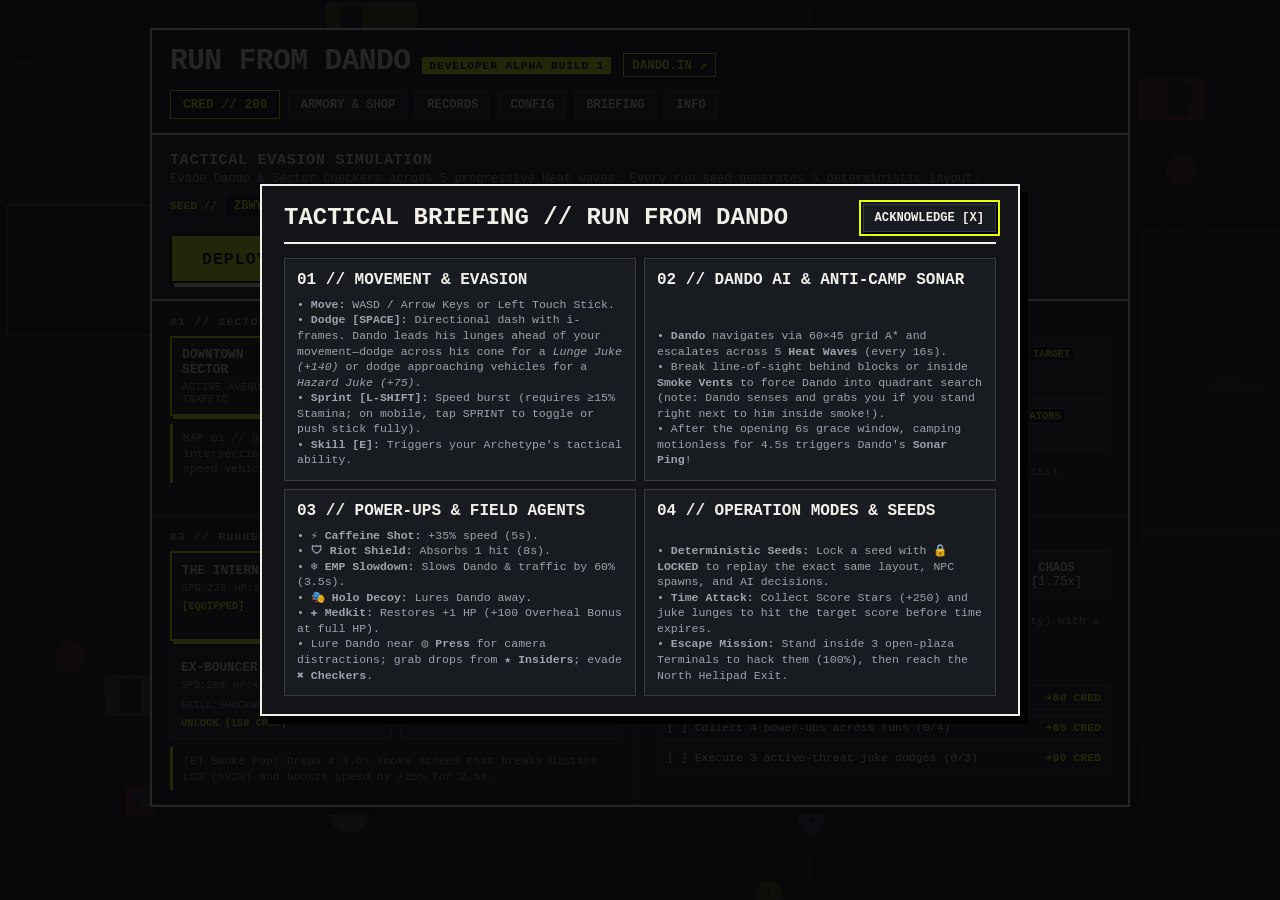
<file: index.html>
<!DOCTYPE html>
<html lang="en">
<head>
  <meta charset="UTF-8" />
  <meta name="viewport" content="width=device-width, initial-scale=1.0, viewport-fit=cover" />
  <title>RUN FROM DANDO // DEVELOPER ALPHA BUILD 1</title>
  <style>
/* css/styles.css — Industrial Neo-Brutalist Design System (Sharp Geometry, Hard Offset Shadows, Zero AI-Slop Gradients/Glows) */

:root {
  --bg-void: #0a0b0d;
  --bg-concrete: #121418;
  --bg-cell: #181b20;
  --ink-light: #f2efe9;
  --ink-muted: #9ca3af;
  --accent-acid: #e5ff00;
  --accent-signal: #ff3300;
  --accent-mint: #00ff88;
  --accent-cyan: #00e5ff;
  --border-hard: #f2efe9;
  --border-dim: #363a45;
  --shadow-hard: 4px 4px 0px #000000;
  --ui-scale: 1;
}

* {
  box-sizing: border-box;
  margin: 0;
  padding: 0;
  border-radius: 0 !important;
  user-select: none;
  -webkit-user-select: none;
}

/* Allow text selection on inputs so iOS Safari typing works reliably */
input, textarea {
  user-select: text;
  -webkit-user-select: text;
}

html {
  width: 100%;
  height: 100%;
  font-size: calc(16px * var(--ui-scale, 1));
}

body {
  width: 100%;
  height: 100%;
  overflow: hidden;
  background-color: var(--bg-void);
  color: var(--ink-light);
  font-family: 'JetBrains Mono', 'Space Mono', 'SFMono-Regular', Consolas, 'Liberation Mono', Menlo, monospace;
  touch-action: manipulation;
}

body.high-contrast {
  --bg-concrete: #000000;
  --bg-cell: #090909;
  --border-dim: #ffffff;
  --ink-muted: #ffffff;
}

button, a, input {
  font-family: inherit;
}

button:focus-visible, a:focus-visible, input:focus-visible {
  outline: 2px solid var(--accent-acid);
  outline-offset: 2px;
}

#game-canvas {
  position: fixed;
  inset: 0;
  width: 100%;
  height: 100%;
  display: block;
  z-index: 1;
  touch-action: none;
}

.screen-layer {
  position: fixed;
  inset: 0;
  z-index: 10;
  display: flex;
  flex-direction: column;
  pointer-events: none;
}

.screen-layer > * {
  pointer-events: auto;
}

.hidden {
  display: none !important;
}

/* ================= MAIN MENU (CLEAN NEO-BRUTALIST DECK) ================= */
#screen-menu {
  overflow-y: auto;
  -webkit-overflow-scrolling: touch;
  touch-action: pan-y;
  padding: max(28px, env(safe-area-inset-top)) max(20px, env(safe-area-inset-right)) max(40px, env(safe-area-inset-bottom)) max(20px, env(safe-area-inset-left));
  background: rgba(10, 11, 13, 0.78);
  align-items: center;
  justify-content: flex-start;
}

.menu-container {
  width: 100%;
  max-width: 980px;
  background: var(--bg-concrete);
  border: 2px solid var(--border-hard);
  box-shadow: 8px 8px 0px #000000;
  display: flex;
  flex-direction: column;
}

.menu-header {
  display: flex;
  flex-wrap: wrap;
  justify-content: space-between;
  align-items: center;
  gap: 12px;
  padding: 14px 18px;
  border-bottom: 2px solid var(--border-hard);
  background: #0d0e12;
}

.brand-cluster {
  display: flex;
  align-items: baseline;
  gap: 12px;
  flex-wrap: wrap;
}

.brand-title {
  font-size: clamp(1.3rem, 2.4vw, 1.85rem);
  font-weight: 900;
  letter-spacing: -0.02em;
  text-transform: uppercase;
  color: var(--ink-light);
}

.build-tag {
  background: var(--accent-acid);
  color: #000000;
  font-size: 0.72rem;
  font-weight: 900;
  padding: 2px 7px;
  letter-spacing: 0.06em;
}

.dando-domain-link {
  color: var(--accent-acid);
  font-size: 0.78rem;
  font-weight: 800;
  text-decoration: none;
  border: 1px solid var(--accent-acid);
  padding: 3px 8px;
  transition: background 0.1s, color 0.1s;
}

.dando-domain-link:hover {
  background: var(--accent-acid);
  color: #000000;
}

.menu-top-bar {
  display: flex;
  align-items: center;
  gap: 8px;
  flex-wrap: wrap;
}

.currency-pill {
  background: #000000;
  border: 1.5px solid var(--accent-acid);
  color: var(--accent-acid);
  padding: 6px 12px;
  font-weight: 800;
  font-size: 0.8rem;
}

.nav-btn {
  background: var(--bg-cell);
  color: var(--ink-light);
  border: 1.5px solid var(--border-dim);
  padding: 6px 11px;
  font-weight: 700;
  font-size: 0.76rem;
  text-transform: uppercase;
  cursor: pointer;
  box-shadow: 2px 2px 0px #000000;
}

.nav-btn:hover {
  border-color: var(--ink-light);
  background: #242830;
}

.nav-btn.selected {
  border-color: var(--accent-acid);
  color: var(--accent-acid);
}

.nav-btn:active {
  transform: translate(1px, 1px);
  box-shadow: 1px 1px 0px #000000;
}

/* Primary Launch Row */
.hero-launch-bar {
  display: flex;
  flex-wrap: wrap;
  align-items: center;
  justify-content: space-between;
  gap: 16px;
  padding: 16px 18px;
  border-bottom: 2px solid var(--border-hard);
  background: var(--bg-cell);
}

.hero-copy h2 {
  font-size: 0.95rem;
  font-weight: 800;
  text-transform: uppercase;
  letter-spacing: 0.04em;
  color: var(--ink-light);
}

.hero-copy p {
  font-size: 0.76rem;
  color: var(--ink-muted);
  margin-top: 3px;
}

.play-cta-btn {
  background: var(--accent-acid);
  color: #000000;
  border: 2px solid #000000;
  padding: 12px 30px;
  font-size: 1.05rem;
  font-weight: 900;
  letter-spacing: 0.05em;
  text-transform: uppercase;
  cursor: pointer;
  box-shadow: 4px 4px 0px var(--ink-light);
  transition: transform 0.08s, box-shadow 0.08s;
}

.play-cta-btn:hover {
  background: #ffffff;
}

.play-cta-btn:active {
  transform: translate(2px, 2px);
  box-shadow: 2px 2px 0px var(--ink-light);
}

/* Clean 2-Column Brutalist Matrix */
.menu-grid-layout {
  display: grid;
  grid-template-columns: 1fr 1fr;
  border-bottom: 1px solid var(--border-dim);
}

.panel-section {
  padding: 14px 18px;
  border-right: 1px solid var(--border-dim);
  display: flex;
  flex-direction: column;
  gap: 8px;
}

.panel-section:last-child {
  border-right: none;
}

.section-heading {
  font-size: 0.72rem;
  text-transform: uppercase;
  letter-spacing: 0.1em;
  color: var(--ink-muted);
  font-weight: 800;
}

.cards-grid-3 {
  display: grid;
  grid-template-columns: repeat(3, 1fr);
  gap: 8px;
}

.cards-grid-2 {
  display: grid;
  grid-template-columns: repeat(2, 1fr);
  gap: 8px;
}

.select-card {
  background: var(--bg-cell);
  border: 1.5px solid var(--border-dim);
  padding: 9px 10px;
  text-align: left;
  color: var(--ink-light);
  cursor: pointer;
  display: flex;
  flex-direction: column;
  gap: 4px;
}

.select-card:hover {
  border-color: var(--ink-light);
}

.select-card.selected {
  border: 2px solid var(--accent-acid);
  background: #0d0f12;
  box-shadow: 3px 3px 0px var(--accent-acid);
}

.card-top {
  display: flex;
  justify-content: space-between;
  align-items: center;
  gap: 6px;
}

.card-title {
  font-weight: 800;
  font-size: 0.8rem;
  text-transform: uppercase;
}

.card-badge {
  font-size: 0.65rem;
  font-weight: 800;
  padding: 1px 5px;
  background: #000000;
  border: 1px solid var(--border-dim);
  color: var(--accent-acid);
}

.card-sub {
  font-size: 0.68rem;
  color: var(--ink-muted);
}

.card-record {
  font-size: 0.68rem;
  color: var(--accent-mint);
}

.spec-readout {
  font-size: 0.72rem;
  color: var(--ink-muted);
  background: #0d0e12;
  border-left: 3px solid var(--accent-acid);
  padding: 6px 10px;
  line-height: 1.35;
}

.char-stats {
  display: flex;
  gap: 8px;
  font-size: 0.66rem;
  color: var(--ink-muted);
  flex-wrap: wrap;
}

.card-action-row {
  margin-top: 2px;
  display: flex;
  justify-content: flex-end;
}

.status-pill {
  font-size: 0.65rem;
  font-weight: 800;
  color: var(--accent-acid);
}

.unlock-inline-btn {
  background: var(--accent-acid);
  color: #000000;
  border: none;
  padding: 3px 8px;
  font-size: 0.68rem;
  font-weight: 900;
  cursor: pointer;
}

.pills-row {
  display: grid;
  grid-template-columns: repeat(4, 1fr);
  gap: 8px;
}

.pill-btn {
  background: var(--bg-cell);
  color: var(--ink-light);
  border: 1.5px solid var(--border-dim);
  padding: 8px 6px;
  cursor: pointer;
  font-size: 0.76rem;
  text-align: center;
}

.pill-btn.selected {
  border: 2px solid var(--accent-acid);
  background: #0d0f12;
  color: var(--accent-acid);
  box-shadow: 3px 3px 0px var(--accent-acid);
}

.dc-list {
  display: flex;
  flex-direction: column;
  gap: 5px;
}

.dc-item {
  display: flex;
  justify-content: space-between;
  font-size: 0.72rem;
  padding: 5px 8px;
  background: #0d0e12;
  border: 1px solid var(--border-dim);
}

.dc-item.done {
  color: var(--accent-mint);
  border-color: var(--accent-mint);
}

.dc-reward {
  color: var(--accent-acid);
  font-weight: 800;
}

/* ================= IN-GAME HUD (COMPACT BRUTALIST TELEMETRY) ================= */
#screen-hud {
  justify-content: space-between;
  padding: max(12px, env(safe-area-inset-top)) max(16px, env(safe-area-inset-right)) max(12px, env(safe-area-inset-bottom)) max(16px, env(safe-area-inset-left));
  pointer-events: none;
}

.hud-top-bar {
  display: grid;
  grid-template-columns: auto 1fr auto;
  align-items: start;
  gap: 14px;
  width: 100%;
}

.hud-cluster {
  background: #0c0d10;
  border: 2px solid var(--border-hard);
  box-shadow: var(--shadow-hard);
  padding: 8px 14px;
  display: flex;
  flex-direction: column;
  gap: 6px;
  pointer-events: auto;
}

.hud-metrics-row {
  display: flex;
  gap: 18px;
  align-items: center;
}

.hud-metric-label {
  font-size: 0.62rem;
  color: var(--ink-muted);
  text-transform: uppercase;
  letter-spacing: 0.08em;
}

.hud-metric-val {
  font-size: 1.2rem;
  font-weight: 900;
  color: var(--accent-acid);
}

.hearts-row {
  display: flex;
  align-items: center;
  gap: 6px;
  font-size: 0.95rem;
}

.hp-num-label {
  font-size: 0.68rem;
  font-weight: 800;
  color: var(--ink-light);
  margin-right: 4px;
}

.heart.full {
  color: var(--accent-signal);
}

.heart.empty {
  color: #363a45;
}

.shield-badge {
  font-size: 0.66rem;
  background: var(--accent-cyan);
  color: #000000;
  padding: 1px 6px;
  font-weight: 900;
}

.hud-center-column {
  display: flex;
  flex-direction: column;
  align-items: center;
  gap: 6px;
}

.pressure-box {
  background: #0c0d10;
  border: 2px solid var(--border-hard);
  box-shadow: var(--shadow-hard);
  padding: 6px 14px;
  min-width: 280px;
}

.pressure-header {
  display: flex;
  justify-content: space-between;
  gap: 14px;
  font-size: 0.68rem;
  font-weight: 800;
  text-transform: uppercase;
  margin-bottom: 4px;
}

.bar-track {
  width: 100%;
  height: 6px;
  background: #262930;
  overflow: hidden;
  position: relative;
}

.bar-fill {
  height: 100%;
  width: 50%;
  background: var(--accent-acid);
  transition: width 0.08s linear;
}

.stamina-threshold-tick {
  position: absolute;
  left: 15%;
  top: 0;
  bottom: 0;
  width: 2px;
  background: var(--ink-light);
  z-index: 2;
}

.objective-banner {
  background: #0c0d10;
  border: 1.5px solid var(--accent-acid);
  color: var(--accent-acid);
  padding: 4px 12px;
  font-size: 0.72rem;
  font-weight: 800;
  letter-spacing: 0.04em;
}

.countdown-banner {
  margin-top: 8px;
  background: var(--accent-acid);
  color: #000000;
  border: 2px solid #000000;
  box-shadow: var(--shadow-hard);
  padding: 8px 22px;
  font-size: 1.35rem;
  font-weight: 900;
}

.hud-bottom-bar {
  display: flex;
  justify-content: space-between;
  align-items: flex-end;
  width: 100%;
  gap: 12px;
}

.ability-bars-box {
  background: #0c0d10;
  border: 2px solid var(--border-hard);
  box-shadow: var(--shadow-hard);
  padding: 8px 12px;
  width: 240px;
  display: flex;
  flex-direction: column;
  gap: 6px;
}

.meter-row {
  display: flex;
  flex-direction: column;
  gap: 2px;
  font-size: 0.66rem;
  font-weight: 700;
}

.active-powerups-row {
  display: flex;
  gap: 8px;
  flex-wrap: wrap;
}

.pu-chip {
  background: #0c0d10;
  border: 2px solid var(--accent-acid);
  box-shadow: var(--shadow-hard);
  padding: 5px 10px;
  font-size: 0.74rem;
  display: flex;
  gap: 8px;
  align-items: center;
}

/* Mobile Touch Layer */
.mobile-touch-layer {
  display: none;
  position: fixed;
  left: 0;
  right: 0;
  bottom: max(14px, env(safe-area-inset-bottom));
  padding: 0 max(18px, env(safe-area-inset-right)) 0 max(18px, env(safe-area-inset-left));
  justify-content: space-between;
  align-items: flex-end;
  pointer-events: none;
  z-index: 15;
}

@media (hover: none) and (pointer: coarse), (max-width: 820px) {
  .mobile-touch-layer {
    display: flex;
  }
  .ability-bars-box {
    display: none;
  }
  .active-powerups-row {
    position: fixed;
    bottom: 98px;
    right: 18px;
  }
}

.joystick-zone {
  width: 120px;
  height: 120px;
  background: rgba(12, 13, 16, 0.75);
  border: 2px solid var(--border-hard);
  position: relative;
  pointer-events: auto;
  touch-action: none;
}

.joystick-knob {
  width: 44px;
  height: 44px;
  background: var(--accent-acid);
  border: 2px solid #000000;
  position: absolute;
  top: 50%;
  left: 50%;
  transform: translate(-50%, -50%);
}

.touch-actions-cluster {
  display: flex;
  gap: 8px;
  align-items: flex-end;
  pointer-events: auto;
}

.touch-btn {
  width: 64px;
  height: 64px;
  border: 2px solid var(--border-hard);
  background: #0c0d10;
  color: var(--ink-light);
  font-weight: 900;
  font-size: 0.72rem;
  cursor: pointer;
  touch-action: none;
  box-shadow: var(--shadow-hard);
  position: relative;
  overflow: hidden;
  display: flex;
  align-items: center;
  justify-content: center;
}

.touch-btn-fill {
  position: absolute;
  left: 0;
  right: 0;
  bottom: 0;
  height: 100%;
  background: rgba(0, 229, 255, 0.25);
  pointer-events: none;
  transition: height 0.08s linear;
}

.touch-btn span {
  position: relative;
  z-index: 2;
}

.touch-btn.dodge {
  width: 74px;
  height: 74px;
  border-color: var(--accent-acid);
  background: var(--accent-acid);
  color: #000000;
}

.touch-btn.dodge .touch-btn-fill {
  background: rgba(255, 255, 255, 0.35);
}

.touch-btn.active-touch {
  background: var(--ink-light);
  color: #000000;
}

/* ================= PAUSE & RESULTS OVERLAYS ================= */
.center-overlay {
  justify-content: center;
  align-items: center;
  background: rgba(10, 11, 13, 0.86);
  padding: 20px;
  overflow-y: auto;
  touch-action: pan-y;
}

.dialog-box {
  background: var(--bg-concrete);
  border: 2px solid var(--border-hard);
  box-shadow: 8px 8px 0px #000000;
  padding: 22px 26px;
  width: 100%;
  max-width: 520px;
  display: flex;
  flex-direction: column;
  gap: 12px;
}

.results-header {
  font-size: 1.4rem;
  font-weight: 900;
  text-align: center;
  text-transform: uppercase;
  padding-bottom: 6px;
  border-bottom: 2px solid var(--border-dim);
}

.results-header.victory {
  color: var(--accent-mint);
}

.results-header.captured {
  color: var(--accent-signal);
}

.results-grid {
  display: grid;
  grid-template-columns: 1fr 1fr;
  gap: 8px;
}

.res-row {
  background: var(--bg-cell);
  border: 1px solid var(--border-dim);
  padding: 8px 10px;
  display: flex;
  justify-content: space-between;
  font-size: 0.78rem;
}

.res-badges-wrap {
  display: flex;
  flex-direction: column;
  gap: 5px;
}

.res-badge {
  padding: 5px 10px;
  font-size: 0.74rem;
  font-weight: 800;
  text-align: center;
  border: 1px solid var(--border-hard);
}

.res-badge.gold { background: var(--accent-acid); color: #000000; }
.res-badge.cyan { background: var(--accent-cyan); color: #000000; }
.res-badge.magenta { background: var(--accent-signal); color: #ffffff; }
.res-badge.green { background: var(--accent-mint); color: #000000; }

/* ================= MODALS ================= */
.modal-overlay {
  position: fixed;
  inset: 0;
  z-index: 30;
  background: rgba(8, 9, 11, 0.88);
  display: flex;
  justify-content: center;
  align-items: center;
  padding: 18px;
}

.modal-card {
  background: var(--bg-concrete);
  border: 2px solid var(--border-hard);
  box-shadow: 8px 8px 0px #000000;
  width: 100%;
  max-width: 760px;
  max-height: 88vh;
  overflow-y: auto;
  -webkit-overflow-scrolling: touch;
  touch-action: pan-y;
  padding: 18px 22px;
  display: flex;
  flex-direction: column;
  gap: 14px;
}

.modal-header {
  display: flex;
  justify-content: space-between;
  align-items: center;
  border-bottom: 2px solid var(--border-hard);
  padding-bottom: 10px;
}

.shop-grid {
  display: grid;
  grid-template-columns: repeat(auto-fill, minmax(210px, 1fr));
  gap: 10px;
}

.shop-card {
  background: var(--bg-cell);
  border: 1.5px solid var(--border-dim);
  padding: 12px;
  display: flex;
  flex-direction: column;
  justify-content: space-between;
  gap: 8px;
}

.shop-card.owned {
  border-color: var(--accent-acid);
}

.shop-card-head {
  display: flex;
  justify-content: space-between;
  align-items: center;
  font-size: 0.8rem;
}

.shop-tag {
  font-size: 0.62rem;
  padding: 2px 5px;
  background: #000000;
  border: 1px solid var(--border-dim);
  color: var(--ink-muted);
}

.shop-card p {
  font-size: 0.72rem;
  color: var(--ink-muted);
  line-height: 1.35;
}

.shop-action-btn {
  background: var(--ink-light);
  color: #000000;
  border: none;
  padding: 7px 10px;
  font-weight: 900;
  font-size: 0.74rem;
  cursor: pointer;
}

.shop-action-btn:hover:not(:disabled) {
  background: var(--accent-acid);
}

.shop-action-btn:disabled {
  background: #0d0e12;
  color: var(--accent-acid);
  border: 1px solid var(--accent-acid);
  cursor: default;
}

.stats-grid {
  display: grid;
  grid-template-columns: repeat(auto-fit, minmax(145px, 1fr));
  gap: 8px;
}

.stat-box {
  background: var(--bg-cell);
  border: 1px solid var(--border-dim);
  padding: 10px 12px;
  display: flex;
  flex-direction: column;
  gap: 4px;
}

.stat-box span {
  font-size: 0.68rem;
  color: var(--ink-muted);
}

.stat-box strong {
  font-size: 1.1rem;
  color: var(--accent-acid);
}

.ach-grid {
  display: flex;
  flex-direction: column;
  gap: 6px;
}

.ach-card {
  background: var(--bg-cell);
  border: 1px solid var(--border-dim);
  padding: 9px 12px;
  display: flex;
  justify-content: space-between;
  align-items: center;
}

.ach-card.unlocked {
  border-color: var(--accent-acid);
}

.ach-card p {
  font-size: 0.72rem;
  color: var(--ink-muted);
}

.settings-group {
  display: flex;
  flex-direction: column;
  gap: 6px;
}

.setting-row {
  display: flex;
  justify-content: space-between;
  align-items: center;
  background: var(--bg-cell);
  border: 1px solid var(--border-dim);
  padding: 8px 12px;
  font-size: 0.78rem;
}

.kb-grid {
  display: grid;
  grid-template-columns: 1fr 1fr;
  gap: 6px;
}

.kb-row {
  display: flex;
  justify-content: space-between;
  align-items: center;
  background: var(--bg-cell);
  border: 1px solid var(--border-dim);
  padding: 6px 10px;
  font-size: 0.75rem;
}

.kb-btn {
  background: #000000;
  border: 1px solid var(--ink-light);
  color: var(--accent-acid);
  padding: 3px 9px;
  font-size: 0.72rem;
  cursor: pointer;
}

.kb-btn.listening {
  background: var(--accent-acid);
  color: #000000;
}

.toast-banner {
  position: fixed;
  bottom: 34px;
  left: 50%;
  transform: translateX(-50%);
  z-index: 50;
  background: #000000;
  border: 2px solid var(--accent-acid);
  box-shadow: var(--shadow-hard);
  color: var(--accent-acid);
  padding: 8px 18px;
  font-weight: 800;
  font-size: 0.8rem;
  pointer-events: none;
}

.cheat-bar {
  position: fixed;
  bottom: 0;
  left: 0;
  right: 0;
  z-index: 45;
  background: #000000;
  border-top: 2px solid var(--accent-signal);
  color: var(--accent-acid);
  font-size: 0.68rem;
  font-weight: 800;
  padding: 5px 12px;
  text-align: center;
  pointer-events: auto;
}

.cheat-chip-btn {
  background: #181b20;
  color: var(--accent-acid);
  border: 1px solid var(--accent-acid);
  padding: 2px 6px;
  font-size: 0.65rem;
  font-weight: 800;
  cursor: pointer;
  margin: 0 2px;
}

.cheat-chip-btn:hover {
  background: var(--accent-acid);
  color: #000000;
}

@media (max-width: 820px) {
  .menu-grid-layout {
    grid-template-columns: 1fr;
  }
  .panel-section {
    border-right: none;
    border-bottom: 1px solid var(--border-dim);
  }
  .cards-grid-3 {
    grid-template-columns: 1fr;
  }
  .kb-grid {
    grid-template-columns: 1fr;
  }
  .hud-top-bar {
    grid-template-columns: 1fr auto;
  }
  .hud-center-column {
    grid-column: 1 / -1;
    order: 3;
  }
}

</style>
</head>
<body>
  <!-- Top-Down Arena Canvas -->
  <canvas id="game-canvas" aria-label="Run From Dando Game Arena"></canvas>

  <!-- ================= MAIN MENU SCREEN (NEO-BRUTALIST DECK) ================= -->
  <section id="screen-menu" class="screen-layer">
    <div class="menu-container">
      <header class="menu-header">
        <div class="brand-cluster">
          <h1 class="brand-title">RUN FROM DANDO</h1>
          <span class="build-tag">DEVELOPER ALPHA BUILD 1</span>
          <a href="https://dando.in" target="_blank" rel="noopener noreferrer" class="dando-domain-link">DANDO.IN ↗</a>
        </div>
        <div class="menu-top-bar">
          <div class="currency-pill" title="Saved locally in Cookies &amp; LocalStorage">
            CRED // <span id="menu-currency-val">200</span>
          </div>
          <button type="button" id="btn-open-shop" class="nav-btn">ARMORY &amp; SHOP</button>
          <button type="button" id="btn-open-stats" class="nav-btn">RECORDS</button>
          <button type="button" id="btn-open-settings" class="nav-btn">CONFIG</button>
          <button type="button" id="btn-open-tutorial" class="nav-btn">BRIEFING</button>
          <button type="button" id="btn-open-credits" class="nav-btn">INFO</button>
        </div>
      </header>

      <!-- Launch Deck + Seed Selector -->
      <div class="hero-launch-bar">
        <div class="hero-copy">
          <h2>TACTICAL EVASION SIMULATION</h2>
          <p>Evade Dando &amp; Sector Checkers across 5 progressive Heat waves. Every run seed generates a deterministic layout.</p>
          <div style="display:flex;align-items:center;gap:8px;margin-top:8px;flex-wrap:wrap;">
            <label for="input-run-seed" style="font-size:0.7rem;font-weight:800;color:var(--accent-acid);">SEED //</label>
            <input type="text" id="input-run-seed" value="" maxlength="14" aria-label="Arena Seed" style="background:#000;color:var(--accent-acid);border:1.5px solid var(--border-dim);padding:4px 8px;font-size:0.75rem;font-weight:800;width:118px;text-transform:uppercase;" />
            <button type="button" id="btn-lock-seed" class="nav-btn" style="padding:4px 9px;font-size:0.68rem;">🔓 AUTO</button>
            <button type="button" id="btn-random-seed" class="nav-btn" style="padding:4px 9px;font-size:0.68rem;">NEW SEED ↻</button>
          </div>
        </div>
        <button type="button" id="btn-play-run" class="play-cta-btn">DEPLOY RUN ▶</button>
      </div>

      <!-- Row 1: Sector Map & Game Mode -->
      <div class="menu-grid-layout">
        <div class="panel-section">
          <div class="section-heading">01 // SECTOR MAP</div>
          <div id="selector-maps" class="cards-grid-3"></div>
          <div id="map-spec-readout" class="spec-readout"></div>
        </div>

        <div class="panel-section">
          <div class="section-heading">02 // OPERATION MODE</div>
          <div id="selector-modes" class="cards-grid-2"></div>
          <div id="mode-spec-readout" class="spec-readout"></div>
        </div>
      </div>

      <!-- Row 2: Archetype & Threat Tier + Directives -->
      <div class="menu-grid-layout">
        <div class="panel-section">
          <div class="section-heading">03 // RUNNER ARCHETYPE</div>
          <div id="selector-characters" class="cards-grid-2"></div>
          <div id="char-spec-readout" class="spec-readout"></div>
        </div>

        <div class="panel-section">
          <div class="section-heading">04 // THREAT TIER</div>
          <div id="selector-difficulties" class="pills-row"></div>
          <div id="difficulty-desc-text" class="spec-readout"></div>

          <div id="daily-directives-summary" class="section-heading" style="margin-top:6px;">05 // DAILY DIRECTIVES</div>
          <div id="daily-challenges-list" class="dc-list"></div>
        </div>
      </div>
    </div>
  </section>

  <!-- ================= IN-GAME HUD SCREEN ================= -->
  <section id="screen-hud" class="screen-layer hidden">
    <div class="hud-top-bar">
      <!-- Left: Timer, Score, Integrity, Seed -->
      <div class="hud-cluster">
        <div class="hud-metrics-row">
          <div>
            <div class="hud-metric-label">SURVIVAL</div>
            <div id="hud-time-val" class="hud-metric-val">00:00</div>
          </div>
          <div>
            <div class="hud-metric-label">SCORE</div>
            <div id="hud-score-val" class="hud-metric-val">0</div>
          </div>
        </div>
        <div id="hud-health-hearts" class="hearts-row" aria-label="Player Integrity"></div>
        <div id="hud-seed-val" style="font-size:0.6rem;color:var(--ink-muted);letter-spacing:0.06em;">SEED // ----</div>
      </div>

      <!-- Center: Dando Proximity, Progressive Heat Bar & Mode Objective -->
      <div class="hud-center-column">
        <div class="pressure-box">
          <div class="pressure-header">
            <span>DANDO PROXIMITY</span>
            <span id="hud-pressure-text">CLEAR</span>
          </div>
          <div class="bar-track">
            <div id="hud-pressure-fill" class="bar-fill"></div>
          </div>
          <div class="pressure-header" style="margin-top:6px;">
            <span id="hud-heat-text">HEAT 01 // RECON</span>
            <span>ESCALATION</span>
          </div>
          <div class="bar-track">
            <div id="hud-heat-fill" class="bar-fill" style="background:#ff3300;width:0%;"></div>
          </div>
        </div>
        <div id="hud-objective-text" class="objective-banner">SURVIVE AS LONG AS POSSIBLE</div>
        <div id="hud-countdown-banner" class="countdown-banner hidden">DEPLOYING IN 3...</div>
      </div>

      <!-- Right: Pause Trigger -->
      <div style="pointer-events:auto;">
        <button type="button" id="btn-hud-pause" class="nav-btn" style="padding:9px 14px;">PAUSE [ESC]</button>
      </div>
    </div>

    <div class="hud-bottom-bar">
      <!-- Bottom Left: Stamina, Dodge, Skill Cooldowns -->
      <div class="ability-bars-box">
        <div class="meter-row">
          <span id="hud-stamina-label">STAMINA [L-SHIFT]</span>
          <div class="bar-track" title="Requires 15% minimum stamina to engage sprint">
            <div class="stamina-threshold-tick"></div>
            <div id="hud-stamina-fill" class="bar-fill" style="background:#e5ff00;"></div>
          </div>
        </div>
        <div class="meter-row">
          <span id="hud-dodge-label">DODGE [SPACE] READY</span>
          <div class="bar-track"><div id="hud-dodge-fill" class="bar-fill" style="background:#00ff88;"></div></div>
        </div>
        <div class="meter-row">
          <span id="hud-ability-label">SKILL [E] READY</span>
          <div class="bar-track"><div id="hud-ability-fill" class="bar-fill" style="background:#00e5ff;"></div></div>
        </div>
      </div>

      <!-- Bottom Right: Active Power-Ups -->
      <div id="hud-active-powerups" class="active-powerups-row"></div>
    </div>

    <!-- Mobile Multitouch Controls with Cooldown Progress Fills -->
    <div class="mobile-touch-layer">
      <div id="touch-joystick-zone" class="joystick-zone" aria-label="Virtual Movement Joystick">
        <div id="touch-joystick-knob" class="joystick-knob"></div>
      </div>
      <div class="touch-actions-cluster">
        <button type="button" id="btn-touch-sprint" class="touch-btn" aria-pressed="false">
          <div id="touch-sprint-fill" class="touch-btn-fill"></div>
          <span id="touch-sprint-text">SPRINT</span>
        </button>
        <button type="button" id="btn-touch-ability" class="touch-btn">
          <div id="touch-ability-fill" class="touch-btn-fill"></div>
          <span id="touch-ability-text">SKILL</span>
        </button>
        <button type="button" id="btn-touch-dodge" class="touch-btn dodge">
          <div id="touch-dodge-fill" class="touch-btn-fill"></div>
          <span id="touch-dodge-text">DODGE</span>
        </button>
      </div>
    </div>
  </section>

  <!-- ================= PAUSE OVERLAY SCREEN ================= -->
  <section id="screen-pause" class="screen-layer center-overlay hidden">
    <div class="dialog-box">
      <h2 class="results-header">SIMULATION PAUSED</h2>
      <button type="button" id="btn-pause-resume" class="play-cta-btn" style="width:100%;">RESUME RUN ▶</button>
      <button type="button" id="btn-pause-restart" class="nav-btn" style="padding:11px;">RESTART SECTOR (SAME SEED)</button>
      <button type="button" id="btn-pause-tutorial" class="nav-btn" style="padding:11px;">TACTICAL BRIEFING</button>
      <button type="button" id="btn-pause-settings" class="nav-btn" style="padding:11px;">AUDIO &amp; KEYBINDS</button>
      <button type="button" id="btn-pause-menu" class="nav-btn" style="padding:11px;border-color:var(--accent-signal);color:var(--accent-signal);">ABORT TO MAIN DECK</button>
      <div id="pause-abort-confirm" class="hidden" style="display:flex;align-items:center;justify-content:space-between;gap:8px;padding:8px 10px;background:var(--bg-cell);border:1.5px solid var(--accent-signal);">
        <span style="font-size:0.74rem;color:var(--ink-light);">CONFIRM ABORT RUN?</span>
        <div style="display:flex;gap:6px;">
          <button type="button" id="btn-confirm-abort-yes" class="nav-btn" style="background:var(--accent-signal);color:#fff;border-color:var(--accent-signal);">YES, ABORT</button>
          <button type="button" id="btn-confirm-abort-no" class="nav-btn">CANCEL</button>
        </div>
      </div>
    </div>
  </section>

  <!-- ================= RESULTS SCREEN ================= -->
  <section id="screen-results" class="screen-layer center-overlay hidden">
    <div class="dialog-box">
      <h2 id="results-title" class="results-header">CAPTURED BY DANDO</h2>
      <p id="results-subtitle" style="text-align:center;color:var(--ink-muted);font-size:0.8rem;"></p>

      <div id="results-badges" class="res-badges-wrap"></div>

      <div class="results-grid">
        <div class="res-row"><span>FINAL SCORE</span><strong id="res-final-score" style="color:var(--accent-acid);">0</strong></div>
        <div class="res-row"><span>SURVIVAL TIME</span><strong id="res-survival-time">00:00</strong></div>
        <div class="res-row"><span>DISTANCE</span><strong id="res-distance">0 u</strong></div>
        <div class="res-row"><span>PICKUPS</span><strong id="res-pickups">0</strong></div>
        <div class="res-row"><span>OBJECTIVES</span><strong id="res-objectives">0</strong></div>
        <div class="res-row"><span>JUKE &amp; HEAT BONUS</span><strong id="res-skill-bonus">+0 pts</strong></div>
        <div class="res-row"><span>MULTIPLIER</span><strong id="res-multiplier">1.0x</strong></div>
        <div class="res-row"><span>CRED EARNED</span><strong id="res-currency-earned" style="color:var(--accent-acid);">+0 CRED</strong></div>
      </div>

      <div style="display:flex;gap:8px;flex-wrap:wrap;margin-top:6px;">
        <button type="button" id="btn-results-retry" class="play-cta-btn" style="flex:1;">DEPLOY AGAIN ▶</button>
        <button type="button" id="btn-results-replay-seed" class="nav-btn" style="padding:12px 14px;" title="Replay this exact arena seed">REPLAY SEED ↺</button>
        <button type="button" id="btn-results-shop" class="nav-btn" style="padding:12px 14px;">ARMORY</button>
        <button type="button" id="btn-results-menu" class="nav-btn" style="padding:12px 14px;">MAIN DECK</button>
      </div>
    </div>
  </section>

  <!-- ================= MODAL: ARMORY & COSMETICS SHOP ================= -->
  <div id="modal-shop" class="modal-overlay hidden" role="dialog" aria-modal="true" aria-labelledby="modal-shop-title">
    <div class="modal-card">
      <div class="modal-header">
        <div>
          <h2 id="modal-shop-title">ARMORY // ARCHETYPES, RIGS &amp; PERKS</h2>
          <p style="font-size:0.72rem;color:var(--ink-muted);">All unlocks persist locally in browser Cookies &amp; LocalStorage.</p>
        </div>
        <div style="display:flex;align-items:center;gap:10px;">
          <span class="currency-pill">CRED // <span id="shop-balance-val">0</span></span>
          <button type="button" class="nav-btn" data-close-modal>CLOSE [X]</button>
        </div>
      </div>
      <div id="shop-items-grid" class="shop-grid"></div>
    </div>
  </div>

  <!-- ================= MODAL: STATISTICS & ACHIEVEMENTS ================= -->
  <div id="modal-stats" class="modal-overlay hidden" role="dialog" aria-modal="true" aria-labelledby="modal-stats-title">
    <div class="modal-card">
      <div class="modal-header">
        <h2 id="modal-stats-title">CAREER TELEMETRY &amp; HONORS</h2>
        <button type="button" class="nav-btn" data-close-modal>CLOSE [X]</button>
      </div>
      <div class="section-heading">LIFETIME RECORD</div>
      <div id="stats-summary-grid" class="stats-grid"></div>
      <div class="section-heading" style="margin-top:6px;">SERVICE HONORS</div>
      <div id="achievements-list-grid" class="ach-grid"></div>
    </div>
  </div>

  <!-- ================= MODAL: SETTINGS & ACCESSIBILITY ================= -->
  <div id="modal-settings" class="modal-overlay hidden" role="dialog" aria-modal="true" aria-labelledby="modal-settings-title">
    <div class="modal-card">
      <div class="modal-header">
        <h2 id="modal-settings-title">SYSTEM CONFIGURATION</h2>
        <button type="button" class="nav-btn" data-close-modal>CLOSE [X]</button>
      </div>

      <div class="section-heading">AUDIO SYNTHESIS MIXER</div>
      <div class="settings-group">
        <label class="setting-row">
          <span>MASTER GAIN (<span id="slider-master-vol-val">80%</span>)</span>
          <input type="range" id="slider-master-vol" min="0" max="100" value="80" />
        </label>
        <label class="setting-row">
          <span>PULSE MUSIC GAIN (<span id="slider-music-vol-val">55%</span>)</span>
          <input type="range" id="slider-music-vol" min="0" max="100" value="55" />
        </label>
        <label class="setting-row">
          <span>SFX GAIN (<span id="slider-sfx-vol-val">85%</span>)</span>
          <input type="range" id="slider-sfx-vol" min="0" max="100" value="85" />
        </label>
      </div>

      <div class="section-heading">ACCESSIBILITY &amp; READABILITY</div>
      <div class="settings-group">
        <label class="setting-row">
          <span>UI TEXT &amp; PANEL SCALE (<span id="slider-ui-scale-val">100%</span>)</span>
          <input type="range" id="slider-ui-scale" min="85" max="115" step="5" value="100" />
        </label>
        <label class="setting-row">
          <span>REDUCED MOTION (Disables camera shake, hit-stop, strobes &amp; heavy particles)</span>
          <input type="checkbox" id="toggle-reduced-motion" />
        </label>
        <label class="setting-row">
          <span>HIGH-CONTRAST MODE (Stark monochrome borders on all geometry)</span>
          <input type="checkbox" id="toggle-high-contrast" />
        </label>
        <label class="setting-row">
          <span>COLORBLIND TELEMETRY LABELS (Symbolic gate, hazard &amp; role tags)</span>
          <input type="checkbox" id="toggle-colorblind" />
        </label>
        <label class="setting-row">
          <span>SHOW HUD MINIMAP</span>
          <input type="checkbox" id="toggle-minimap" checked />
        </label>
      </div>

      <div class="section-heading">KEYBIND REMAPPING (ESC TO CANCEL · AUTO-SWAPS CONFLICTS)</div>
      <div id="keybinds-remap-list" class="kb-grid"></div>

      <div class="section-heading" style="color:var(--accent-signal);">STORAGE MANAGEMENT (COOKIES + LOCALSTORAGE)</div>
      <div style="display:flex;align-items:center;gap:12px;flex-wrap:wrap;">
        <button type="button" id="btn-reset-save" class="nav-btn" style="border-color:var(--accent-signal);color:var(--accent-signal);">WIPE SAVED PROFILE</button>
        <div id="reset-confirm-box" class="hidden" style="display:flex;align-items:center;gap:8px;">
          <span style="font-size:0.75rem;color:var(--accent-acid);">CONFIRM WIPE?</span>
          <button type="button" id="btn-confirm-reset-yes" class="nav-btn" style="background:var(--accent-signal);color:#fff;">YES, WIPE</button>
          <button type="button" id="btn-confirm-reset-no" class="nav-btn">CANCEL</button>
        </div>
      </div>
    </div>
  </div>

  <!-- ================= MODAL: BRIEFING / HOW TO PLAY ================= -->
  <div id="modal-tutorial" class="modal-overlay hidden" role="dialog" aria-modal="true" aria-labelledby="modal-tutorial-title">
    <div class="modal-card">
      <div class="modal-header">
        <h2 id="modal-tutorial-title">TACTICAL BRIEFING // RUN FROM DANDO</h2>
        <button type="button" class="nav-btn" data-close-modal>ACKNOWLEDGE [X]</button>
      </div>
      <div class="cards-grid-2">
        <div class="shop-card">
          <strong>01 // MOVEMENT &amp; EVASION</strong>
          <p>• <strong>Move:</strong> WASD / Arrow Keys or Left Touch Stick.<br/>
             • <strong>Dodge <span id="tut-key-dodge">[SPACE]</span>:</strong> Directional dash with i-frames. Dando leads his lunges ahead of your movement—dodge across his cone for a <em>Lunge Juke (+140)</em> or dodge approaching vehicles for a <em>Hazard Juke (+75)</em>.<br/>
             • <strong>Sprint <span id="tut-key-sprint">[L-SHIFT]</span>:</strong> Speed burst (requires ≥15% Stamina; on mobile, tap SPRINT to toggle or push stick fully).<br/>
             • <strong>Skill <span id="tut-key-ability">[E]</span>:</strong> Triggers your Archetype's tactical ability.</p>
        </div>
        <div class="shop-card">
          <strong>02 // DANDO AI &amp; ANTI-CAMP SONAR</strong>
          <p>• <strong>Dando</strong> navigates via 60×45 grid A* and escalates across 5 <strong>Heat Waves</strong> (every 16s).<br/>
             • Break line-of-sight behind blocks or inside <strong>Smoke Vents</strong> to force Dando into quadrant search (note: Dando senses and grabs you if you stand right next to him inside smoke!).<br/>
             • After the opening 6s grace window, camping motionless for 4.5s triggers Dando's <strong>Sonar Ping</strong>!</p>
        </div>
        <div class="shop-card">
          <strong>03 // POWER-UPS &amp; FIELD AGENTS</strong>
          <p>• <strong>⚡ Caffeine Shot:</strong> +35% speed (5s).<br/>
             • <strong>🛡 Riot Shield:</strong> Absorbs 1 hit (8s).<br/>
             • <strong>❄ EMP Slowdown:</strong> Slows Dando &amp; traffic by 60% (3.5s).<br/>
             • <strong>🎭 Holo Decoy:</strong> Lures Dando away.<br/>
             • <strong>✚ Medkit:</strong> Restores +1 HP (+100 Overheal Bonus at full HP).<br/>
             • Lure Dando near <strong>◎ Press</strong> for camera distractions; grab drops from <strong>★ Insiders</strong>; evade <strong>✖ Checkers</strong>.</p>
        </div>
        <div class="shop-card">
          <strong>04 // OPERATION MODES &amp; SEEDS</strong>
          <p>• <strong>Deterministic Seeds:</strong> Lock a seed with <strong>🔒 LOCKED</strong> to replay the exact same layout, NPC spawns, and AI decisions.<br/>
             • <strong>Time Attack:</strong> Collect Score Stars (+250) and juke lunges to hit the target score before time expires.<br/>
             • <strong>Escape Mission:</strong> Stand inside 3 open-plaza Terminals to hack them (100%), then reach the North Helipad Exit.</p>
        </div>
      </div>
    </div>
  </div>

  <!-- ================= MODAL: CREDITS & BUILD INFO ================= -->
  <div id="modal-credits" class="modal-overlay hidden" role="dialog" aria-modal="true" aria-labelledby="modal-credits-title">
    <div class="modal-card">
      <div class="modal-header">
        <h2 id="modal-credits-title">BUILD TELEMETRY // DEVELOPER ALPHA BUILD 1</h2>
        <button type="button" class="nav-btn" data-close-modal>CLOSE [X]</button>
      </div>
      <p style="font-size:0.8rem;line-height:1.6;color:var(--ink-light);">
        <strong>RUN FROM DANDO — DEVELOPER ALPHA BUILD 1</strong><br/>
        Portal: <a href="https://dando.in" target="_blank" rel="noopener noreferrer" class="dando-domain-link">https://dando.in</a><br/><br/>
        • <strong>Architecture:</strong> Modular ES6 architecture (17 source files) compiled into a zero-dependency standalone HTML5 bundle with Neo-Brutalist CSS3, normalized-zoom 2.5D Top-Down Canvas Renderer, deterministic Seeded PRNG Engine, and Web Audio API Synthesizer.<br/>
        • <strong>Persistence:</strong> Dual local save engine syncing across Browser Cookies (<code>document.cookie</code>) and <code>localStorage</code>.<br/>
        • <strong>Developer Console:</strong> Type <code>/iamacheater</code> on your keyboard or in the browser DevTools console to unlock sandbox debug cheats (<code>[1]</code>–<code>[9]</code>, <code>[0]</code>). Cheated runs do not record leaderboard scores or honors.
      </p>
    </div>
  </div>

  <!-- Toast & Cheat Console Bars -->
  <div id="ui-toast" class="toast-banner hidden" role="status" aria-live="polite"></div>
  <div id="cheat-console-bar" class="cheat-bar hidden"></div>

  <script>
(function() {
"use strict";


// ====== MODULE: js/config.js ======
// js/config.js — Centralized tuning parameters, Seeded PRNG, DEVELOPER ALPHA BUILD 1 balance & Neo-Brutalist palette
class SeededRandom {
  constructor(seedStr = '') {
    this.seedStr = String(seedStr || SeededRandom.generateSeedString()).trim().toUpperCase();
    this._state = SeededRandom._hashString(this.seedStr);
  }

  static generateSeedString() {
    const chars = '23456789ABCDEFGHJKLMNPQRSTUVWXYZ';
    let out = '';
    for (let i = 0; i < 8; i++) {
      if (i === 4) out += '-';
      out += chars[Math.floor(Math.random() * chars.length)];
    }
    return out;
  }

  static _hashString(str) {
    let h = 1779033703 ^ str.length;
    for (let i = 0; i < str.length; i++) {
      h = Math.imul(h ^ str.charCodeAt(i), 3432918353);
      h = (h << 13) | (h >>> 19);
    }
    return (h >>> 0) || 0x9e3779b9;
  }

  next() {
    let t = (this._state += 0x6d2b79f5);
    t = Math.imul(t ^ (t >>> 15), t | 1);
    t ^= t + Math.imul(t ^ (t >>> 7), t | 61);
    return ((t ^ (t >>> 14)) >>> 0) / 4294967296;
  }

  range(min, max) {
    return min + this.next() * (max - min);
  }

  int(min, maxInclusive) {
    return Math.floor(this.range(min, maxInclusive + 1));
  }

  pick(arr) {
    if (!arr || arr.length === 0) return null;
    return arr[Math.floor(this.next() * arr.length)];
  }

  shuffle(arr) {
    const copy = [...arr];
    for (let i = copy.length - 1; i > 0; i--) {
      const j = Math.floor(this.next() * (i + 1));
      [copy[i], copy[j]] = [copy[j], copy[i]];
    }
    return copy;
  }
}
const CONFIG = {
  GAME_TITLE: 'RUN FROM DANDO',
  BUILD_VERSION: 'DEVELOPER ALPHA BUILD 1',
  VERSION: 3,
  STORAGE_KEY: 'rfd_prealpha_save_v2',
  COOKIE_NAME: 'rfd_prealpha_cookie_v2',
  EXTERNAL_LINK: 'https://dando.in',

  WORLD: {
    WIDTH: 2400,
    HEIGHT: 1800,
    GRID_SIZE: 40, // 60 x 45 navigation grid
    BOUNDARY_PADDING: 40,
    TARGET_VIEW_WIDTH: 1180 // Normalized camera view width across phone/desktop/4K
  },

  SIMULATION: {
    FIXED_DT: 1 / 60,
    MAX_ACCUMULATED_TIME: 0.25,
    MAX_PARTICLES: 90,
    MAX_NPCS: 22, // Raised from 18 to 22 so Chaos (6 Checkers) still spawns both Insiders!
    MAX_PICKUPS: 12,
    PICKUP_SPAWN_INTERVAL: 3.8
  },

  PLAYER_DEFAULTS: {
    BASE_SPEED: 228,          // world units/second
    ACCELERATION: 1350,       // world units/second^2
    FRICTION: 1500,           // deceleration when releasing input
    RADIUS: 14,               // world units
    DODGE_COOLDOWN: 2.8,      // seconds
    DODGE_DURATION: 0.24,     // seconds
    DODGE_DISTANCE: 68,       // world units
    POST_DODGE_IFRAMES: 0.48, // brief invulnerability window
    DAMAGE_IFRAMES: 1.25,     // invulnerability after taking hit
    STARTING_HEALTH: 3,       // hits
    INITIAL_PURSUER_DIST: 390,// gives 4-5s of opening breathing room before first lunge
    SPRINT_MULTIPLIER: 1.38,
    MAX_STAMINA: 100,
    SPRINT_MIN_START: 15,     // hysteresis threshold
    SPRINT_DRAIN_RATE: 40,    // per second
    SPRINT_REGEN_RATE: 24,    // per second
    SPRINT_REGEN_DELAY: 0.80, // seconds
    EASTER_EGG_CHANCE: 0.01   // 1% chance per close-proximity check to scream "STOP FOLLOWING ME!"
  },

  PURSUER: {
    NAME: 'DANDO',
    RADIUS: 17,
    BASE_SPEED: 212,          // high-pressure baseline
    MAX_ESCALATED_SPEED: 294, // forces active juking, abilities, and pickups to survive at high Heat
    SPEED_ESCALATION_PER_SEC: 1.32,
    STALK_DURATION: 2.5,      // 2.5s opening orientation stalk (scaled by difficulty)
    STALK_SPEED_MULT: 0.88,
    INTERCEPT_LEAD_TIME: 0.62,
    LUNGE_LEAD_TIME: 0.28,    // aims lunges ahead of where the player is moving
    ATTACK_RANGE: 82,
    LUNGE_RANGE: 162,
    ATTACK_WINDUP: 0.45,      // crisp telegraph requiring timely dodge reaction
    ATTACK_ACTIVE_TIME: 0.26,
    LUNGE_SPEED_MULT: 2.40,
    ATTACK_RECOVERY_TIME: 0.90,
    ATTACK_COOLDOWN: 2.3,
    CLOSE_GRAB_DELAY: 0.26,
    SMOKE_SENSE_RADIUS: 92,   // Dando senses you if you stand right next to him inside smoke
    SEARCH_TIMEOUT: 5.5,
    CAMP_GRACE_TIME: 6.0,     // No anti-camp flush during the first 6s of a run
    CAMP_FLUSH_TIME: 4.5,     // 4.5s stationary triggers sonar ping
    SPRINT_HEARING_DIST: 360, // sprinting nearby alerts Dando while searching
    PATH_RECOMPUTE_INTERVAL: 0.22,
    LOS_MAX_DIST: 840,
    QUIPS: [
      'DANDO IS IN THE BUILDING!',
      'WHY ARE YOU RUNNING?!',
      'JUST SIGN THE RELEASE FORM!',
      'CHECKERS! CUT OFF THAT LANE!',
      'NOBODY LEAVES THE COMPOUND EARLY!',
      'YOU CANNOT HIDE IN THAT ALLEY!',
      'I ONLY WANT TO TALK!'
    ]
  },

  // Progressive Difficulty Wave System (Heat Levels 1 -> 5 every 16 seconds)
  HEAT_LEVELS: [
    { level: 1, thresholdSec: 0,  name: 'HEAT 01 // RECON',     speedBonus: 0,  hazardMult: 1.00, scoreBonus: 1.00 },
    { level: 2, thresholdSec: 16, name: 'HEAT 02 // PURSUIT',   speedBonus: 16, hazardMult: 1.12, scoreBonus: 1.15 },
    { level: 3, thresholdSec: 32, name: 'HEAT 03 // LOCKDOWN',  speedBonus: 32, hazardMult: 1.24, scoreBonus: 1.30 },
    { level: 4, thresholdSec: 48, name: 'HEAT 04 // OVERDRIVE', speedBonus: 48, hazardMult: 1.36, scoreBonus: 1.50 },
    { level: 5, thresholdSec: 64, name: 'HEAT 05 // MAX DANDO', speedBonus: 64, hazardMult: 1.48, scoreBonus: 1.80 }
  ],

  DIFFICULTIES: {
    easy: {
      id: 'easy',
      name: 'EASY',
      badge: '0.85x',
      description: 'Forgiving pursuit speed, 3.4s opening stalk, longer lunge telegraphs, +30% power-up duration.',
      pursuerSpeedMult: 0.86,
      escalationMult: 0.70,
      stalkDuration: 3.4,
      initialDist: 430,
      windupMult: 1.24,
      recoveryMult: 1.20,
      obstacleDensityMult: 0.80,
      hazardSpeedMult: 0.85,
      powerupDurationMult: 1.30,
      objectiveTimeBonus: 20,
      timeAttackTarget: 2200,
      scoreMult: 0.85,
      currencyMult: 0.90,
      unlockedByDefault: true
    },
    normal: {
      id: 'normal',
      name: 'NORMAL',
      badge: '1.0x',
      description: 'High-pressure pursuit (tuned to former Chaos intensity) with a fair 2.5s opening window.',
      pursuerSpeedMult: 1.05,
      escalationMult: 1.18,
      stalkDuration: 2.5,
      initialDist: 390,
      windupMult: 0.92,
      recoveryMult: 0.86,
      obstacleDensityMult: 1.15,
      hazardSpeedMult: 1.12,
      powerupDurationMult: 1.0,
      objectiveTimeBonus: 0,
      timeAttackTarget: 3600,
      scoreMult: 1.0,
      currencyMult: 1.0,
      unlockedByDefault: true
    },
    hard: {
      id: 'hard',
      name: 'HARD',
      badge: '1.35x',
      description: 'Relentless Dando speed, rapid lunge recovery, dense hazards, and arena mutators every 18s.',
      pursuerSpeedMult: 1.14,
      escalationMult: 1.45,
      stalkDuration: 1.8,
      initialDist: 350,
      windupMult: 0.80,
      recoveryMult: 0.74,
      obstacleDensityMult: 1.30,
      hazardSpeedMult: 1.25,
      powerupDurationMult: 0.85,
      objectiveTimeBonus: -12,
      timeAttackTarget: 5800,
      chaosEvents: true,
      chaosInterval: 18.0,
      scoreMult: 1.35,
      currencyMult: 1.35,
      unlockedByDefault: true
    },
    chaos: {
      id: 'chaos',
      name: 'CHAOS',
      badge: '1.75x',
      description: 'Overdrive apex pursuit, lightning 0.31s lunge windups, mutators every 12s, and 6 Checkers.',
      pursuerSpeedMult: 1.22,
      escalationMult: 1.75,
      stalkDuration: 1.4,
      initialDist: 330,
      windupMult: 0.70,
      recoveryMult: 0.62,
      obstacleDensityMult: 1.45,
      hazardSpeedMult: 1.35,
      powerupDurationMult: 0.78,
      objectiveTimeBonus: -20,
      timeAttackTarget: 8500,
      chaosEvents: true,
      chaosInterval: 12.0,
      scoreMult: 1.75,
      currencyMult: 1.80,
      unlockedByDefault: true
    }
  },

  MODES: {
    survival: {
      id: 'survival',
      name: 'SURVIVAL',
      tag: 'ENDLESS',
      description: 'Outlast Dando across 5 escalating Heat Waves (every 16s). Every second, juke, and pickup builds score.',
      rulesSummary: 'Survive as long as possible against progressive Heat waves.'
    },
    time_attack: {
      id: 'time_attack',
      name: 'TIME ATTACK',
      tag: 'SCORE TARGET',
      description: 'Hit the difficulty target score before the clock expires. Grab Score Stars (+250) and juke lunges (+140) to beat the timer!',
      rulesSummary: 'Hit the Target Score before time expires — running out of time is a loss!',
      baseDuration: 85,
      targetScore: 3600
    },
    escape_mission: {
      id: 'escape_mission',
      name: 'ESCAPE MISSION',
      tag: '3 TERMINALS',
      description: 'Stand inside 3 seeded Security Gate Terminals (1.6s each) to unlock the North Helipad Exit, then extract!',
      rulesSummary: 'Hack 3 Gate Terminals -> Enter North Extraction Zone to win.',
      requiredTerminals: 3,
      terminalHackTime: 1.6
    },
    endless_chaos: {
      id: 'endless_chaos',
      name: 'ENDLESS CHAOS',
      tag: 'MUTATORS',
      description: 'Global arena mutators trigger every 15 seconds (Turbo Traffic, Club Strobe Surge, Checker Stampede, Hyper Pickups).',
      rulesSummary: 'Mutators every 15s · +25% bonus score during Club Strobe Surge.',
      chaosInterval: 15.0
    }
  },

  ARCHETYPES: {
    balanced: {
      id: 'balanced',
      name: 'THE INTERN',
      role: 'BALANCED',
      cost: 0,
      unlockedByDefault: true,
      color: '#e5ff00',
      accent: '#ffffff',
      speed: 228,
      health: 3,
      dodgeCooldown: 2.8,
      dodgeDistance: 68,
      dodgeIframes: 0.48,
      staminaRegen: 26,
      abilityName: 'Smoke Pop',
      abilityCooldown: 11,
      abilityDesc: 'Drops a 3.6s smoke screen that breaks distant LOS (>92u) and boosts speed by +25% for 2.5s.',
      statsDisplay: { speed: 3, health: 3, dodge: 3 }
    },
    sprinter: {
      id: 'sprinter',
      name: 'TRACK STAR',
      role: 'SPRINTER',
      cost: 120,
      unlockedByDefault: false,
      color: '#00ff88',
      accent: '#e5ff00',
      speed: 254,
      health: 2,
      dodgeCooldown: 3.0,
      dodgeDistance: 72,
      dodgeIframes: 0.44,
      staminaRegen: 22,
      abilityName: 'Nitro Stride',
      abilityCooldown: 10,
      abilityDesc: 'Instantly refills stamina and grants 3.0 seconds of zero-drain +25% hyper sprint.',
      statsDisplay: { speed: 5, health: 2, dodge: 3 }
    },
    tank: {
      id: 'tank',
      name: 'EX-BOUNCER',
      role: 'TANK',
      cost: 150,
      unlockedByDefault: false,
      color: '#ff5500',
      accent: '#ffffff',
      speed: 208,
      health: 4,
      dodgeCooldown: 3.1,
      dodgeDistance: 62,
      dodgeIframes: 0.54,
      staminaRegen: 24,
      abilityName: 'Shockwave Shove',
      abilityCooldown: 11,
      abilityDesc: 'Emits a kinetic blast (220u) that knocks back NPCs and stuns Dando for 2.0s.',
      statsDisplay: { speed: 2, health: 5, dodge: 2 }
    },
    trickster: {
      id: 'trickster',
      name: 'ILLUSIONIST',
      role: 'TRICKSTER',
      cost: 180,
      unlockedByDefault: false,
      color: '#00e5ff',
      accent: '#e5ff00',
      speed: 234,
      health: 3,
      dodgeCooldown: 2.2,
      dodgeDistance: 88,
      dodgeIframes: 0.36,
      staminaRegen: 28,
      abilityName: 'Holo-Blink',
      abilityCooldown: 9,
      abilityDesc: 'Wall-safe phase blink up to 110 units forward while leaving a 3.8s decoy clone behind.',
      statsDisplay: { speed: 4, health: 3, dodge: 5 }
    }
  },

  MAPS: {
    downtown: {
      id: 'downtown',
      name: 'DOWNTOWN SECTOR',
      subtitle: 'MAP 01 // GRID STREETS',
      cost: 0,
      unlockedByDefault: true,
      themeColor: '#e5ff00',
      groundColor: '#121316',
      gridColor: 'rgba(255, 255, 255, 0.05)',
      wallTopColor: '#22242a',
      wallSideColor: '#0a0b0e',
      wallOutline: '#f2efe9',
      mechanicName: 'ACTIVE AVENUE TRAFFIC',
      description: 'Brutalist city grid with wide intersections, seeded block shifts, oil slicks, and high-speed vehicles.',
      scoreBonusMult: 1.0
    },
    afterparty: {
      id: 'afterparty',
      name: 'COMPOUND LOUNGE',
      subtitle: 'MAP 02 // STROBE BUNKER',
      cost: 0,
      unlockedByDefault: true,
      themeColor: '#ff3300',
      groundColor: '#141115',
      gridColor: 'rgba(255, 51, 0, 0.06)',
      wallTopColor: '#261f29',
      wallSideColor: '#0c090e',
      wallOutline: '#ff3300',
      mechanicName: 'STROBE DIMMERS & 4 GATES',
      description: 'Underground compound with strobe blackout waves, 4 full-width timed security gates, and North/South bypass corridors.',
      scoreBonusMult: 1.15
    },
    carnival: {
      id: 'carnival',
      name: 'INDUSTRIAL MIDWAY',
      subtitle: 'MAP 03 // ROTARY TURBINES',
      cost: 0,
      unlockedByDefault: true,
      themeColor: '#00ff88',
      groundColor: '#101514',
      gridColor: 'rgba(0, 255, 136, 0.06)',
      wallTopColor: '#1d2624',
      wallSideColor: '#080c0b',
      wallOutline: '#00ff88',
      mechanicName: 'ROTATING ARMS & CHUTE GATES',
      description: 'High-hazard rotary machinery, walled full-span chute barriers, and parade floats in clear midway lanes. +25% Score!',
      scoreBonusMult: 1.25
    }
  },

  POWERUPS: {
    energy_drink: {
      id: 'energy_drink',
      name: 'CAFFEINE SHOT',
      subtitle: 'Speed Boost',
      duration: 5.0,
      color: '#e5ff00',
      symbol: '⚡',
      shape: 'bolt',
      description: '+35% movement speed for 5 seconds.'
    },
    bubble_shield: {
      id: 'bubble_shield',
      name: 'RIOT SHIELD',
      subtitle: 'Hit Protection',
      duration: 8.0,
      color: '#00e5ff',
      symbol: '🛡',
      shape: 'circle',
      description: 'Blocks 1 hit or protects for 8 seconds.'
    },
    time_freeze: {
      id: 'time_freeze',
      name: 'EMP SLOWDOWN',
      subtitle: 'Dando Slow',
      duration: 3.5,
      color: '#ffffff',
      symbol: '❄',
      shape: 'diamond',
      description: 'Slows Dando and moving vehicles/machinery by 60% for 3.5 seconds.'
    },
    decoy: {
      id: 'decoy',
      name: 'HOLO DECOY',
      subtitle: 'False Target',
      duration: 4.5,
      color: '#ff3300',
      symbol: '🎭',
      shape: 'triangle',
      description: 'Spawns a loud distraction clone that lures Dando away for up to 4.5s.'
    },
    medkit: {
      id: 'medkit',
      name: 'MEDKIT',
      subtitle: 'Restore HP',
      duration: 0,
      color: '#00ff88',
      symbol: '✚',
      shape: 'cross',
      description: 'Restores +1 HP up to your archetype maximum (+100 Overheal Bonus at full HP).'
    }
  },

  SHOP_ITEMS: [
    { id: 'skin_default', category: 'skin', name: 'RAW CONCRETE', cost: 0, color: '#e5ff00', desc: 'Standard high-contrast acid yellow runner rig.' },
    { id: 'skin_cyber', category: 'skin', name: 'SIGNAL VERMILION', cost: 90, color: '#ff3300', desc: 'Industrial hazard orange-red chassis.' },
    { id: 'skin_gold', category: 'skin', name: 'STARK MONOCHROME', cost: 160, color: '#ffffff', desc: 'Pure bone-white brutalist silhouette.' },
    { id: 'skin_stealth', category: 'skin', name: 'ACID MINT', cost: 130, color: '#00ff88', desc: 'Phosphor green radar-grade coat.' },
    { id: 'trail_default', category: 'trail', name: 'VECTOR ECHO', cost: 0, color: '#e5ff00', desc: 'Sharp geometric motion afterimages.' },
    { id: 'trail_flame', category: 'trail', name: 'THERMAL WAKE', cost: 110, color: '#ff3300', desc: 'Leaves vermilion heat markers on dash.' },
    { id: 'trail_matrix', category: 'trail', name: 'PHOSPHOR GRID', cost: 140, color: '#00ff88', desc: 'Terminal green telemetry trail.' },
    { id: 'trail_rainbow', category: 'trail', name: 'STROBE FLASH', cost: 190, color: '#ffffff', desc: 'High-contrast monochrome strobe trace.' },
    { id: 'upgrade_magnet', category: 'upgrade', name: 'MAGNET COIL', cost: 120, color: '#e5ff00', desc: 'Increases pickup pull radius by +36 units.' },
    { id: 'upgrade_shoes', category: 'upgrade', name: 'CLEATED BOOTS', cost: 150, color: '#00e5ff', desc: 'Reduces oil/spill slide penalty by 65%.' },
    { id: 'upgrade_radar', category: 'upgrade', name: 'TELEMETRY HUD+', cost: 110, color: '#ff3300', desc: 'Shows live Dando distance, nearest Power-Up pointer, and Dando A* target vector.' }
  ],

  ACHIEVEMENTS: [
    { id: 'first_escape', name: 'FIRST ESCAPE', desc: 'Win a mode objective OR survive at least 45 seconds in an uncheated run.', reward: 60 },
    { id: 'untouchable', name: 'UNTOUCHABLE', desc: 'Survive for 60 seconds without taking damage in an uncheated run.', reward: 120 },
    { id: 'speed_demon', name: 'CAFFEINE FIEND', desc: 'Collect 5 Caffeine Shot speed boosts in one uncheated run.', reward: 100 },
    { id: 'maze_runner', name: 'MIDWAY SURVIVOR', desc: 'Survive in Industrial Midway for 120 seconds in an uncheated run.', reward: 160 },
    { id: 'chaos_certified', name: 'CHAOS CERTIFIED', desc: 'Survive at least 30s or win on Chaos difficulty without cheats.', reward: 140 },
    { id: 'juke_master', name: 'ANKLE BREAKER', desc: 'Perform 5 active-threat juke dodges in a single uncheated run.', reward: 110 },
    { id: 'mission_accomplished', name: 'EXTRACTION COMPLETE', desc: 'Hack all 3 terminals and reach the Extraction Zone in Escape Mission.', reward: 150 }
  ],

  DEFAULT_KEYS: {
    up: 'KeyW',
    down: 'KeyS',
    left: 'KeyA',
    right: 'KeyD',
    dodge: 'Space',
    sprint: 'ShiftLeft',
    ability: 'KeyE',
    pause: 'Escape'
  }
};


// ====== MODULE: js/save.js ======
// js/save.js — Versioned Cookie + localStorage dual persistence, schema validation, and settings-safe sandbox mode
class SaveManager {
  constructor() {
    this.storageAvailable = this._checkStorage();
    this.cookieAvailable = this._checkCookieSupport();
    this.memoryFallback = null;
    this.sandboxMode = false;
    this.preSandboxBackup = null;
    this.data = this.load();
  }

  _checkStorage() {
    try {
      const testKey = '__rfd_test__';
      window.localStorage.setItem(testKey, '1');
      window.localStorage.removeItem(testKey);
      return true;
    } catch (e) {
      return false;
    }
  }

  _checkCookieSupport() {
    try {
      return typeof document !== 'undefined' && typeof document.cookie === 'string';
    } catch (e) {
      return false;
    }
  }

  _writeCookie(serialized) {
    if (!this.cookieAvailable) return;
    try {
      const encoded = encodeURIComponent(serialized);
      document.cookie = `${CONFIG.COOKIE_NAME}=${encoded}; max-age=31536000; path=/; SameSite=Lax`;
    } catch (e) {
      // Ignore cookie write errors
    }
  }

  _readCookie() {
    if (!this.cookieAvailable || !document.cookie) return null;
    try {
      const prefix = `${CONFIG.COOKIE_NAME}=`;
      const parts = document.cookie.split(';');
      for (let part of parts) {
        part = part.trim();
        if (part.startsWith(prefix)) {
          return decodeURIComponent(part.substring(prefix.length));
        }
      }
    } catch (e) {
      return null;
    }
    return null;
  }

  _clearCookie() {
    if (!this.cookieAvailable) return;
    try {
      document.cookie = `${CONFIG.COOKIE_NAME}=; max-age=0; path=/; SameSite=Lax`;
    } catch (e) {
      // Ignore
    }
  }

  getDefaultProfile() {
    return {
      version: CONFIG.VERSION,
      currency: 200,
      bestScores: {
        survival: 0,
        time_attack: 0,
        escape_mission: 0,
        endless_chaos: 0
      },
      bestSurvivalTimes: {
        survival: 0,
        time_attack: 0,
        escape_mission: 0,
        endless_chaos: 0
      },
      statistics: {
        totalRuns: 0,
        lifetimeSurvivalTime: 0,
        lifetimeDistance: 0,
        totalPickups: 0,
        totalObjectives: 0,
        totalNearMisses: 0,
        escapesCompleted: 0
      },
      unlockedMaps: ['downtown', 'afterparty', 'carnival'],
      unlockedCharacters: ['balanced'],
      unlockedCosmetics: ['skin_default', 'trail_default'],
      equipped: {
        character: 'balanced',
        skin: 'skin_default',
        trail: 'trail_default',
        map: 'downtown',
        mode: 'survival',
        difficulty: 'normal'
      },
      achievements: {},
      dailyChallenges: this._generateDailyChallenges(),
      tutorialSeen: false,
      settings: {
        masterVolume: 0.8,
        musicVolume: 0.55,
        effectsVolume: 0.85,
        reducedMotion: false,
        highContrast: false,
        colorblindMode: false,
        uiScale: 1.0,
        showMinimap: true,
        keybinds: { ...CONFIG.DEFAULT_KEYS }
      }
    };
  }

  _generateDailyChallenges() {
    const todayStr = new Date().toISOString().slice(0, 10);
    return {
      date: todayStr,
      items: [
        { id: 'dc_survive_45', text: 'Survive 45s in a single run', target: 45, progress: 0, reward: 80, completed: false },
        { id: 'dc_pickups_4', text: 'Collect 4 power-ups across runs', target: 4, progress: 0, reward: 65, completed: false },
        { id: 'dc_dodge_3', text: 'Execute 3 active-threat juke dodges', target: 3, progress: 0, reward: 90, completed: false }
      ]
    };
  }

  ensureFreshDailyChallenges() {
    const todayStr = new Date().toISOString().slice(0, 10);
    if (!this.data.dailyChallenges || this.data.dailyChallenges.date !== todayStr) {
      this.data.dailyChallenges = this._generateDailyChallenges();
      this.save();
    }
  }

  load() {
    const defaults = this.getDefaultProfile();
    try {
      let raw = null;
      if (this.storageAvailable) {
        raw = window.localStorage.getItem(CONFIG.STORAGE_KEY);
      }
      if (!raw) {
        raw = this._readCookie();
      }
      if (!raw && this.memoryFallback) {
        raw = this.memoryFallback;
      }
      if (!raw) return defaults;

      const parsed = JSON.parse(raw);
      if (!parsed || typeof parsed !== 'object') return defaults;

      return this._validateAndMerge(defaults, parsed);
    } catch (err) {
      console.warn('Save data corrupted or unreadable; recovering with safe defaults.', err);
      return defaults;
    }
  }

  _validateAndMerge(defaults, loaded) {
    const merged = (typeof structuredClone === 'function')
      ? structuredClone(defaults)
      : JSON.parse(JSON.stringify(defaults));

    if (typeof loaded.currency === 'number' && Number.isFinite(loaded.currency) && loaded.currency >= 0) {
      merged.currency = Math.floor(loaded.currency);
    }

    if (loaded.bestScores && typeof loaded.bestScores === 'object') {
      for (const k of Object.keys(merged.bestScores)) {
        const val = loaded.bestScores[k];
        if (typeof val === 'number' && Number.isFinite(val) && val >= 0) {
          merged.bestScores[k] = Math.floor(val);
        }
      }
    }

    if (loaded.bestSurvivalTimes && typeof loaded.bestSurvivalTimes === 'object') {
      for (const k of Object.keys(merged.bestSurvivalTimes)) {
        const val = loaded.bestSurvivalTimes[k];
        if (typeof val === 'number' && Number.isFinite(val) && val >= 0) {
          merged.bestSurvivalTimes[k] = Number(val.toFixed(1));
        }
      }
    }

    if (loaded.statistics && typeof loaded.statistics === 'object') {
      for (const k of Object.keys(merged.statistics)) {
        const val = loaded.statistics[k];
        if (typeof val === 'number' && Number.isFinite(val) && val >= 0) {
          merged.statistics[k] = val;
        }
      }
    }

    if (Array.isArray(loaded.unlockedMaps)) {
      const validMaps = loaded.unlockedMaps.filter(m => CONFIG.MAPS[m]);
      merged.unlockedMaps = Array.from(new Set([...merged.unlockedMaps, ...validMaps]));
    }

    if (Array.isArray(loaded.unlockedCharacters)) {
      const validChars = loaded.unlockedCharacters.filter(c => CONFIG.ARCHETYPES[c]);
      merged.unlockedCharacters = Array.from(new Set(['balanced', ...validChars]));
    }

    if (Array.isArray(loaded.unlockedCosmetics)) {
      merged.unlockedCosmetics = Array.from(new Set(['skin_default', 'trail_default', ...loaded.unlockedCosmetics]));
    }

    if (loaded.equipped && typeof loaded.equipped === 'object') {
      if (CONFIG.ARCHETYPES[loaded.equipped.character]) merged.equipped.character = loaded.equipped.character;
      if (CONFIG.MAPS[loaded.equipped.map]) merged.equipped.map = loaded.equipped.map;
      if (CONFIG.MODES[loaded.equipped.mode]) merged.equipped.mode = loaded.equipped.mode;
      if (CONFIG.DIFFICULTIES[loaded.equipped.difficulty]) merged.equipped.difficulty = loaded.equipped.difficulty;
      if (typeof loaded.equipped.skin === 'string') merged.equipped.skin = loaded.equipped.skin;
      if (typeof loaded.equipped.trail === 'string') merged.equipped.trail = loaded.equipped.trail;
    }

    if (loaded.achievements && typeof loaded.achievements === 'object') {
      for (const ach of CONFIG.ACHIEVEMENTS) {
        if (loaded.achievements[ach.id] === true) {
          merged.achievements[ach.id] = true;
        }
      }
    }

    if (
      loaded.dailyChallenges &&
      loaded.dailyChallenges.date === merged.dailyChallenges.date &&
      Array.isArray(loaded.dailyChallenges.items)
    ) {
      merged.dailyChallenges.items = merged.dailyChallenges.items.map((defItem) => {
        const found = loaded.dailyChallenges.items.find(i => i && i.id === defItem.id);
        if (!found) return defItem;
        return {
          ...defItem,
          progress: (typeof found.progress === 'number' && Number.isFinite(found.progress))
            ? Math.max(0, Math.min(defItem.target, Math.floor(found.progress)))
            : 0,
          completed: Boolean(found.completed)
        };
      });
    }

    if (typeof loaded.tutorialSeen === 'boolean') {
      merged.tutorialSeen = loaded.tutorialSeen;
    }

    if (loaded.settings && typeof loaded.settings === 'object') {
      const s = loaded.settings;
      const clamp01 = (v, def) => (typeof v === 'number' && Number.isFinite(v)) ? Math.max(0, Math.min(1, v)) : def;
      merged.settings.masterVolume = clamp01(s.masterVolume, defaults.settings.masterVolume);
      merged.settings.musicVolume = clamp01(s.musicVolume, defaults.settings.musicVolume);
      merged.settings.effectsVolume = clamp01(s.effectsVolume, defaults.settings.effectsVolume);
      merged.settings.reducedMotion = Boolean(s.reducedMotion);
      merged.settings.highContrast = Boolean(s.highContrast);
      merged.settings.colorblindMode = Boolean(s.colorblindMode);
      merged.settings.showMinimap = s.showMinimap !== undefined ? Boolean(s.showMinimap) : true;
      if (typeof s.uiScale === 'number' && s.uiScale >= 0.8 && s.uiScale <= 1.25) {
        merged.settings.uiScale = Number(s.uiScale.toFixed(2));
      }
      if (s.keybinds && typeof s.keybinds === 'object') {
        for (const k of Object.keys(defaults.settings.keybinds)) {
          if (typeof s.keybinds[k] === 'string' && s.keybinds[k].length > 0) {
            merged.settings.keybinds[k] = s.keybinds[k];
          }
        }
      }
    }

    return merged;
  }

  enterSandboxMode() {
    if (!this.sandboxMode) {
      this.preSandboxBackup = JSON.parse(JSON.stringify(this.data));
      this.sandboxMode = true;
    }
  }

  /**
   * Saves full profile when not in sandboxMode; when in sandboxMode, still persists user settings & keybinds
   * onto the pre-sandbox backup so volume/accessibility/keybinds are never lost!
   */
  save() {
    try {
      let targetObj = this.data;
      if (this.sandboxMode && this.preSandboxBackup) {
        this.preSandboxBackup.settings = JSON.parse(JSON.stringify(this.data.settings));
        this.preSandboxBackup.tutorialSeen = this.data.tutorialSeen;
        targetObj = this.preSandboxBackup;
      } else if (this.sandboxMode) {
        return false;
      }
      const serialized = JSON.stringify(targetObj);
      this.memoryFallback = serialized;
      if (this.storageAvailable) {
        window.localStorage.setItem(CONFIG.STORAGE_KEY, serialized);
      }
      this._writeCookie(serialized);
      return true;
    } catch (err) {
      console.warn('Failed to write save:', err);
      return false;
    }
  }

  resetProgress() {
    this.sandboxMode = false;
    this.preSandboxBackup = null;
    this._clearCookie();
    this.data = this.getDefaultProfile();
    this.save();
    return this.data;
  }

  unlockAllCheats() {
    this.enterSandboxMode();
    this.data.currency += 5000;
    this.data.unlockedCharacters = Object.keys(CONFIG.ARCHETYPES);
    this.data.unlockedMaps = Object.keys(CONFIG.MAPS);
    this.data.unlockedCosmetics = CONFIG.SHOP_ITEMS.map(i => i.id);
  }
}


// ====== MODULE: js/audio.js ======
// js/audio.js — Procedural Web Audio API sound effects, dynamic Heat intensity music, and Easter Egg scream synth
class AudioManager {
  constructor(saveManager) {
    this.saveManager = saveManager;
    this.ctx = null;
    this.unlocked = false;
    this.musicTimer = null;
    this.currentMapId = 'downtown';
    this.pursuitIntensity = 0;
    this.isPlayingMusic = false;
    this.beatStep = 0;
  }

  initFromGesture() {
    if (this.unlocked && this.ctx) {
      if (this.ctx.state === 'suspended') {
        this.ctx.resume().catch(() => {});
      }
      return;
    }
    try {
      const AudioCtx = window.AudioContext || window.webkitAudioContext;
      if (!AudioCtx) return;
      this.ctx = new AudioCtx();
      this.unlocked = true;
    } catch (e) {
      this.unlocked = false;
    }
  }

  _getEffectiveSfxGain() {
    const s = this.saveManager.data.settings;
    return (s.masterVolume ?? 0.8) * (s.effectsVolume ?? 0.8);
  }

  _getEffectiveMusicGain() {
    const s = this.saveManager.data.settings;
    return (s.masterVolume ?? 0.8) * (s.musicVolume ?? 0.55);
  }

  playTone(freq, duration = 0.12, type = 'sine', gainMult = 0.25, slideTo = null) {
    if (!this.ctx || !this.unlocked) return;
    const vol = this._getEffectiveSfxGain() * gainMult;
    if (vol <= 0.001) return;

    try {
      const now = this.ctx.currentTime;
      const osc = this.ctx.createOscillator();
      const gain = this.ctx.createGain();
      osc.type = type;
      osc.frequency.setValueAtTime(freq, now);
      if (slideTo) {
        osc.frequency.exponentialRampToValueAtTime(Math.max(20, slideTo), now + duration);
      }
      gain.gain.setValueAtTime(vol, now);
      gain.gain.exponentialRampToValueAtTime(0.001, now + duration);

      osc.connect(gain);
      gain.connect(this.ctx.destination);
      osc.start(now);
      osc.stop(now + duration);
    } catch (e) {
      // Ignore audio scheduling errors
    }
  }

  playSfx(name) {
    if (!this.ctx || !this.unlocked) return;
    switch (name) {
      case 'click':
        this.playTone(620, 0.04, 'square', 0.14, 820);
        break;
      case 'countdown':
        this.playTone(440, 0.12, 'square', 0.18);
        break;
      case 'go':
        this.playTone(880, 0.24, 'sawtooth', 0.24, 1180);
        break;
      case 'dodge':
        this.playTone(300, 0.16, 'triangle', 0.26, 760);
        break;
      case 'sprint':
        this.playTone(240, 0.09, 'sawtooth', 0.12, 420);
        break;
      case 'ability':
        this.playTone(520, 0.22, 'sawtooth', 0.24, 980);
        setTimeout(() => this.playTone(780, 0.18, 'square', 0.20, 1240), 55);
        break;
      case 'pickup':
        this.playTone(587.33, 0.09, 'triangle', 0.24, 880);
        setTimeout(() => this.playTone(880, 0.13, 'square', 0.20, 1174.66), 70);
        break;
      case 'shield_break':
        this.playTone(640, 0.22, 'sawtooth', 0.25, 140);
        break;
      case 'damage':
        this.playTone(145, 0.28, 'sawtooth', 0.34, 52);
        break;
      case 'warning':
        this.playTone(760, 0.11, 'square', 0.18, 520);
        break;
      case 'lunge':
        this.playTone(230, 0.22, 'sawtooth', 0.26, 92);
        break;
      case 'nearmiss':
        this.playTone(940, 0.11, 'triangle', 0.22, 1420);
        break;
      case 'terminal':
        this.playTone(660, 0.11, 'square', 0.22, 990);
        setTimeout(() => this.playTone(990, 0.16, 'triangle', 0.24, 1320), 85);
        break;
      case 'heat_up':
        this.playTone(330, 0.15, 'sawtooth', 0.24, 660);
        setTimeout(() => this.playTone(440, 0.22, 'sawtooth', 0.26, 880), 120);
        break;
      case 'scream':
        // Comedic panicked high-pitched warble for "STOP FOLLOWING ME!" Easter egg
        this.playTone(980, 0.14, 'sawtooth', 0.30, 1480);
        setTimeout(() => this.playTone(1420, 0.18, 'square', 0.28, 760), 110);
        setTimeout(() => this.playTone(1260, 0.22, 'sawtooth', 0.30, 540), 230);
        break;
      case 'cheat':
        this.playTone(480, 0.08, 'square', 0.22, 960);
        setTimeout(() => this.playTone(960, 0.12, 'square', 0.22, 1440), 70);
        break;
      case 'victory':
        [523.25, 659.25, 783.99, 1046.5].forEach((f, idx) => {
          setTimeout(() => this.playTone(f, 0.20, 'square', 0.22), idx * 90);
        });
        break;
      case 'gameover':
        [320, 270, 210, 145].forEach((f, idx) => {
          setTimeout(() => this.playTone(f, 0.24, 'sawtooth', 0.22), idx * 105);
        });
        break;
      case 'buy':
        this.playTone(700, 0.09, 'square', 0.22, 1080);
        break;
      case 'error':
        this.playTone(180, 0.16, 'sawtooth', 0.20, 130);
        break;
    }
  }

  startMusic(mapId = 'downtown') {
    this.currentMapId = mapId;
    this.stopMusic();
    this.isPlayingMusic = true;
    this.beatStep = 0;

    const scales = {
      downtown: [110, 130.81, 146.83, 164.81, 196.0, 220.0],
      afterparty: [116.54, 138.59, 155.56, 174.61, 207.65, 233.08],
      carnival: [130.81, 146.83, 164.81, 196.0, 220.0, 261.63]
    };

    const tick = () => {
      if (!this.isPlayingMusic) return;
      const musicGain = this._getEffectiveMusicGain();
      if (this.ctx && this.unlocked && musicGain > 0.005 && document.visibilityState !== 'hidden') {
        const scale = scales[this.currentMapId] || scales.downtown;
        const note = scale[this.beatStep % scale.length];
        this.playTone(note, 0.15, 'triangle', musicGain * 0.13);

        if (this.pursuitIntensity > 0.45 && this.beatStep % 2 === 0) {
          this.playTone(note * 2, 0.07, 'square', musicGain * 0.07 * this.pursuitIntensity);
        }
      }
      this.beatStep++;
      const tempoMs = Math.max(130, 225 - Math.floor(this.pursuitIntensity * 75));
      this.musicTimer = setTimeout(tick, tempoMs);
    };

    tick();
  }

  setPursuitIntensity(val) {
    this.pursuitIntensity = Math.max(0, Math.min(1, val));
  }

  stopMusic() {
    this.isPlayingMusic = false;
    if (this.musicTimer) {
      clearTimeout(this.musicTimer);
      this.musicTimer = null;
    }
  }
}


// ====== MODULE: js/progression.js ======
// js/progression.js — Exact score math (separate hazard jukes, lunge jukes, and full-HP medkit overheals), Heat multipliers, and record threshold
class ProgressionManager {
  constructor(saveManager) {
    this.saveManager = saveManager;
  }

  getHeatLevelInfo(survivalTime = 0) {
    let current = CONFIG.HEAT_LEVELS[0];
    let next = null;
    for (let i = 0; i < CONFIG.HEAT_LEVELS.length; i++) {
      if (survivalTime >= CONFIG.HEAT_LEVELS[i].thresholdSec) {
        current = CONFIG.HEAT_LEVELS[i];
        next = CONFIG.HEAT_LEVELS[i + 1] || null;
      }
    }
    let progress = 1.0;
    if (next) {
      const span = next.thresholdSec - current.thresholdSec;
      progress = Math.max(0, Math.min(1, (survivalTime - current.thresholdSec) / span));
    }
    return { current, next, progress };
  }

  /**
   * Exact Score Formula:
   * - Hazard Jukes (`nearMisses`): +75 pts each
   * - Lunge Jukes (`attacksDodged`): +140 pts each (no longer double-counted in nearMisses)
   * - Full-HP Medkit Overheal (`overheals`): +100 pts each (no longer inflates nearMisses)
   * - Score Stars (`scoreStars`): +250 pts each
   */
  calculateScore(stats, difficultyId = 'normal', mapId = 'downtown', extraMult = 1.0) {
    const T = Math.floor(Math.max(0, stats.survivalTime || 0));
    const D = Math.max(0, stats.distanceTravelled || 0);
    const P = Math.floor(Math.max(0, stats.pickupsCollected || 0));
    const O = Math.floor(Math.max(0, stats.objectivesCompleted || 0));

    const timeScore = 10 * T;
    const distanceScore = Math.floor(D / 25);
    const pickupScore = 75 * P;
    const objectiveScore = 200 * O;

    const nearMissBonus = (stats.nearMisses || 0) * 75;
    const dodgeBonus = (stats.attacksDodged || 0) * 140;
    const overhealBonus = (stats.overheals || 0) * 100;
    const starBonus = (stats.scoreStars || 0) * 250;
    const heatInfo = this.getHeatLevelInfo(T).current;
    const heatBonus = (heatInfo.level - 1) * 90;
    const victoryBonus = stats.escaped ? 600 : 0;

    const rawTotal = timeScore + distanceScore + pickupScore + objectiveScore + nearMissBonus + dodgeBonus + overhealBonus + starBonus + heatBonus + victoryBonus;
    const diffMult = CONFIG.DIFFICULTIES[difficultyId]?.scoreMult || 1.0;
    const mapMult = CONFIG.MAPS[mapId]?.scoreBonusMult || 1.0;
    const heatMult = heatInfo.scoreBonus || 1.0;

    const totalMult = diffMult * mapMult * heatMult * extraMult;
    const finalScore = Math.round(rawTotal * totalMult);

    return {
      timeScore,
      distanceScore,
      pickupScore,
      objectiveScore,
      skillBonus: nearMissBonus + dodgeBonus + overhealBonus + starBonus + heatBonus + victoryBonus,
      multiplier: Number(totalMult.toFixed(2)),
      total: finalScore
    };
  }

  calculateCurrencyReward(stats, scoreBreakdown, difficultyId = 'normal') {
    const T = stats.survivalTime || 0;
    const D = stats.distanceTravelled || 0;
    const O = stats.objectivesCompleted || 0;
    const P = stats.pickupsCollected || 0;
    const totalJukes = (stats.nearMisses || 0) + (stats.attacksDodged || 0);

    const survivalCoins = Math.floor(T * 1.15);
    const distanceCoins = Math.floor(D / 160);
    const pickupCoins = P * 7;
    const objectiveCoins = O * 30;
    const jukeCoins = totalJukes * 10;
    const victoryCoins = stats.escaped ? 95 : 18;
    const diffMult = CONFIG.DIFFICULTIES[difficultyId]?.currencyMult || 1.0;

    return Math.max(10, Math.round((survivalCoins + distanceCoins + pickupCoins + objectiveCoins + jukeCoins + victoryCoins) * diffMult));
  }

  processRunResults(runStats) {
    this.saveManager.ensureFreshDailyChallenges();
    const profile = this.saveManager.data;
    const modeId = runStats.modeId || 'survival';
    const diffId = runStats.difficultyId || 'normal';
    const mapId = runStats.mapId || 'downtown';

    const scoreBreakdown = this.calculateScore(runStats, diffId, mapId, runStats.modifierScoreMult || 1.0);

    if (runStats.cheated) {
      return {
        scoreBreakdown,
        earnedCurrency: 0,
        isNewBestScore: false,
        isNewBestTime: false,
        newlyUnlockedAchievements: [],
        completedChallenges: [],
        cheatedRun: true
      };
    }

    let earnedCurrency = this.calculateCurrencyReward(runStats, scoreBreakdown, diffId);
    const totalActiveJukes = (runStats.nearMisses || 0) + (runStats.attacksDodged || 0);

    profile.statistics.totalRuns += 1;
    profile.statistics.lifetimeSurvivalTime += runStats.survivalTime;
    profile.statistics.lifetimeDistance += runStats.distanceTravelled;
    profile.statistics.totalPickups += runStats.pickupsCollected;
    profile.statistics.totalObjectives += runStats.objectivesCompleted;
    profile.statistics.totalNearMisses += totalActiveJukes;
    if (runStats.escaped) {
      profile.statistics.escapesCompleted += 1;
    }

    const qualifiesForRecordBanner = Boolean(runStats.escaped || runStats.survivalTime >= 15 || scoreBreakdown.total >= 500);

    const prevBestScore = profile.bestScores[modeId] || 0;
    const isNewBestScore = scoreBreakdown.total > prevBestScore && qualifiesForRecordBanner;
    if (scoreBreakdown.total > prevBestScore) {
      profile.bestScores[modeId] = scoreBreakdown.total;
      if (qualifiesForRecordBanner) earnedCurrency += 25;
    }

    const roundedSurvival = Number((runStats.survivalTime || 0).toFixed(1));
    const prevBestTime = profile.bestSurvivalTimes[modeId] || 0;
    const isNewBestTime = roundedSurvival > prevBestTime && qualifiesForRecordBanner;
    if (roundedSurvival > prevBestTime) {
      profile.bestSurvivalTimes[modeId] = roundedSurvival;
    }

    const newlyUnlockedAchievements = [];
    const unlockAch = (id) => {
      if (!profile.achievements[id]) {
        const ach = CONFIG.ACHIEVEMENTS.find(a => a.id === id);
        if (ach) {
          profile.achievements[id] = true;
          earnedCurrency += ach.reward;
          newlyUnlockedAchievements.push(ach);
        }
      }
    };

    if (runStats.escaped || runStats.survivalTime >= 45) {
      unlockAch('first_escape');
    }
    if (runStats.untouchableTime >= 60 || (runStats.survivalTime >= 60 && runStats.damageTaken === 0)) {
      unlockAch('untouchable');
    }
    if ((runStats.speedBoostsCollected || 0) >= 5) {
      unlockAch('speed_demon');
    }
    if (mapId === 'carnival' && runStats.survivalTime >= 120) {
      unlockAch('maze_runner');
    }
    if (diffId === 'chaos' && (runStats.escaped || runStats.survivalTime >= 30)) {
      unlockAch('chaos_certified');
    }
    if (totalActiveJukes >= 5) {
      unlockAch('juke_master');
    }
    if (modeId === 'escape_mission' && runStats.escaped) {
      unlockAch('mission_accomplished');
    }

    const completedChallenges = [];
    if (profile.dailyChallenges && Array.isArray(profile.dailyChallenges.items)) {
      for (const ch of profile.dailyChallenges.items) {
        if (ch.completed) continue;
        if (ch.id === 'dc_survive_45') {
          ch.progress = Math.max(ch.progress, Math.floor(runStats.survivalTime));
        } else if (ch.id === 'dc_pickups_4') {
          ch.progress += runStats.pickupsCollected;
        } else if (ch.id === 'dc_dodge_3') {
          ch.progress += totalActiveJukes;
        }
        if (ch.progress >= ch.target) {
          ch.progress = ch.target;
          ch.completed = true;
          earnedCurrency += ch.reward;
          completedChallenges.push(ch);
        }
      }
    }

    profile.currency += earnedCurrency;
    this.saveManager.save();

    return {
      scoreBreakdown,
      earnedCurrency,
      isNewBestScore,
      isNewBestTime,
      newlyUnlockedAchievements,
      completedChallenges,
      cheatedRun: false
    };
  }

  purchaseItem(itemType, itemId) {
    const profile = this.saveManager.data;

    if (itemType === 'character') {
      const charDef = CONFIG.ARCHETYPES[itemId];
      if (!charDef) return { ok: false, reason: 'INVALID ARCHETYPE' };
      if (profile.unlockedCharacters.includes(itemId)) {
        return { ok: false, reason: 'ALREADY UNLOCKED' };
      }
      if (profile.currency < charDef.cost) {
        return { ok: false, reason: 'INSUFFICIENT CRED' };
      }
      profile.currency -= charDef.cost;
      profile.unlockedCharacters.push(itemId);
      profile.equipped.character = itemId;
      this.saveManager.save();
      return { ok: true, balance: profile.currency };
    }

    if (itemType === 'cosmetic') {
      const itemDef = CONFIG.SHOP_ITEMS.find(i => i.id === itemId);
      if (!itemDef) return { ok: false, reason: 'INVALID ITEM' };
      if (profile.unlockedCosmetics.includes(itemId)) {
        return { ok: false, reason: 'ALREADY UNLOCKED' };
      }
      if (profile.currency < itemDef.cost) {
        return { ok: false, reason: 'INSUFFICIENT CRED' };
      }
      profile.currency -= itemDef.cost;
      profile.unlockedCosmetics.push(itemId);
      if (itemDef.category === 'skin') profile.equipped.skin = itemId;
      if (itemDef.category === 'trail') profile.equipped.trail = itemId;
      this.saveManager.save();
      return { ok: true, balance: profile.currency };
    }

    return { ok: false, reason: 'UNKNOWN CATEGORY' };
  }
}


// ====== MODULE: js/pathfinding.js ======
// js/pathfinding.js — Pre-allocated Grid A* navigation, line-of-sight raycasting, and post-rounding safe-point validation
class Pathfinder {
  constructor(worldWidth = CONFIG.WORLD.WIDTH, worldHeight = CONFIG.WORLD.HEIGHT, cellSize = CONFIG.WORLD.GRID_SIZE) {
    this.worldWidth = worldWidth;
    this.worldHeight = worldHeight;
    this.cellSize = cellSize;
    this.cols = Math.ceil(worldWidth / cellSize);
    this.rows = Math.ceil(worldHeight / cellSize);
    this.totalCells = this.cols * this.rows;

    this.grid = new Uint8Array(this.totalCells);
    this.gScore = new Float32Array(this.totalCells);
    this.fScore = new Float32Array(this.totalCells);
    this.cameFrom = new Int32Array(this.totalCells);
    this.closed = new Uint8Array(this.totalCells);
  }

  rebuildGrid(solidRects, entityRadius = 16) {
    this.grid.fill(0);
    for (let c = 0; c < this.cols; c++) {
      this.setBlocked(c, 0, true);
      this.setBlocked(c, this.rows - 1, true);
    }
    for (let r = 0; r < this.rows; r++) {
      this.setBlocked(0, r, true);
      this.setBlocked(this.cols - 1, r, true);
    }

    const pad = Math.max(4, entityRadius * 0.45);
    for (const rect of solidRects) {
      if (rect.isOpenGate) continue;
      const minC = Math.max(0, Math.floor((rect.x - pad) / this.cellSize));
      const maxC = Math.min(this.cols - 1, Math.floor((rect.x + rect.w + pad) / this.cellSize));
      const minR = Math.max(0, Math.floor((rect.y - pad) / this.cellSize));
      const maxR = Math.min(this.rows - 1, Math.floor((rect.y + rect.h + pad) / this.cellSize));
      for (let r = minR; r <= maxR; r++) {
        for (let c = minC; c <= maxC; c++) {
          this.setBlocked(c, r, true);
        }
      }
    }
  }

  setBlocked(c, r, blocked) {
    if (c < 0 || c >= this.cols || r < 0 || r >= this.rows) return;
    this.grid[r * this.cols + c] = blocked ? 1 : 0;
  }

  isWalkable(c, r) {
    if (c < 0 || c >= this.cols || r < 0 || r >= this.rows) return false;
    return this.grid[r * this.cols + c] === 0;
  }

  worldToGrid(x, y) {
    const c = Math.max(0, Math.min(this.cols - 1, Math.floor(x / this.cellSize)));
    const r = Math.max(0, Math.min(this.rows - 1, Math.floor(y / this.cellSize)));
    return { c, r };
  }

  gridToWorld(c, r) {
    return {
      x: (c + 0.5) * this.cellSize,
      y: (r + 0.5) * this.cellSize
    };
  }

  findNearestWalkable(c, r, maxRadius = 14) {
    if (this.isWalkable(c, r)) return { c, r };
    for (let rad = 1; rad <= maxRadius; rad++) {
      for (let dr = -rad; dr <= rad; dr++) {
        for (let dc = -rad; dc <= rad; dc++) {
          if (Math.abs(dc) !== rad && Math.abs(dr) !== rad) continue;
          if (this.isWalkable(c + dc, r + dr)) {
            return { c: c + dc, r: r + dr };
          }
        }
      }
    }
    return { c, r };
  }

  static isPointClearOfSolids(x, y, solidRects = [], clearance = 26) {
    const pad = CONFIG.WORLD.BOUNDARY_PADDING + clearance;
    if (x < pad || x > CONFIG.WORLD.WIDTH - pad || y < pad || y > CONFIG.WORLD.HEIGHT - pad) {
      return false;
    }
    for (const r of solidRects) {
      if (r.isOpenGate) continue;
      if (
        x >= r.x - clearance &&
        x <= r.x + r.w + clearance &&
        y >= r.y - clearance &&
        y <= r.y + r.h + clearance
      ) {
        return false;
      }
    }
    return true;
  }

  /**
   * Validates rounded integer coordinates so rounding never places an entity on a clearance boundary,
   * and scans the arena grid as a fallback so it never returns an unvalidated coordinate.
   */
  static findSafePointNear(x, y, solidRects = [], clearance = 26) {
    const rx0 = Math.round(x);
    const ry0 = Math.round(y);
    if (Pathfinder.isPointClearOfSolids(rx0, ry0, solidRects, clearance)) {
      return { x: rx0, y: ry0 };
    }
    for (let radius = 20; radius <= 560; radius += 20) {
      const steps = 16;
      for (let i = 0; i < steps; i++) {
        const angle = (i / steps) * Math.PI * 2;
        const tx = Math.round(x + Math.cos(angle) * radius);
        const ty = Math.round(y + Math.sin(angle) * radius);
        if (Pathfinder.isPointClearOfSolids(tx, ty, solidRects, clearance)) {
          return { x: tx, y: ty };
        }
      }
    }
    // Full-arena grid scan fallback (guaranteed validated coordinate)
    let bestPt = { x: 1200, y: 900 };
    let bestDist = Infinity;
    for (let gx = 100; gx <= CONFIG.WORLD.WIDTH - 100; gx += 40) {
      for (let gy = 100; gy <= CONFIG.WORLD.HEIGHT - 100; gy += 40) {
        if (Pathfinder.isPointClearOfSolids(gx, gy, solidRects, clearance)) {
          const d = Math.hypot(gx - x, gy - y);
          if (d < bestDist) {
            bestDist = d;
            bestPt = { x: gx, y: gy };
          }
        }
      }
    }
    return bestPt;
  }

  hasLineOfSight(x1, y1, x2, y2, solidRects) {
    const dist = Math.hypot(x2 - x1, y2 - y1);
    if (dist < 4) return true;
    const steps = Math.ceil(dist / 20);
    for (let i = 1; i < steps; i++) {
      const t = i / steps;
      const px = x1 + (x2 - x1) * t;
      const py = y1 + (y2 - y1) * t;
      for (const rect of solidRects) {
        if (rect.isOpenGate) continue;
        if (px >= rect.x - 6 && px <= rect.x + rect.w + 6 && py >= rect.y - 6 && py <= rect.y + rect.h + 6) {
          return false;
        }
      }
    }
    return true;
  }

  findPath(startX, startY, targetX, targetY, solidRects = []) {
    let start = this.worldToGrid(startX, startY);
    let goal = this.worldToGrid(targetX, targetY);

    start = this.findNearestWalkable(start.c, start.r);
    goal = this.findNearestWalkable(goal.c, goal.r);

    const goalWorld = this.gridToWorld(goal.c, goal.r);

    if (start.c === goal.c && start.r === goal.r) {
      return [goalWorld];
    }

    if (solidRects.length > 0 && this.hasLineOfSight(startX, startY, goalWorld.x, goalWorld.y, solidRects)) {
      return [goalWorld];
    }

    const gScore = this.gScore;
    const fScore = this.fScore;
    const cameFrom = this.cameFrom;
    const closed = this.closed;

    gScore.fill(Infinity);
    fScore.fill(Infinity);
    cameFrom.fill(-1);
    closed.fill(0);

    const startIdx = start.r * this.cols + start.c;
    const goalIdx = goal.r * this.cols + goal.c;

    gScore[startIdx] = 0;
    fScore[startIdx] = Math.hypot(goal.c - start.c, goal.r - start.r);

    const openList = [startIdx];
    const dirs = [
      [1, 0, 1], [-1, 0, 1], [0, 1, 1], [0, -1, 1],
      [1, 1, 1.414], [1, -1, 1.414], [-1, 1, 1.414], [-1, -1, 1.414]
    ];

    let iterations = 0;
    const maxIterations = 3000;

    let closestIdx = startIdx;
    let closestDist = fScore[startIdx];

    while (openList.length > 0 && iterations < maxIterations) {
      iterations++;
      let bestPos = 0;
      let currentIdx = openList[0];
      let bestF = fScore[currentIdx];
      for (let i = 1; i < openList.length; i++) {
        const idx = openList[i];
        if (fScore[idx] < bestF) {
          bestF = fScore[idx];
          currentIdx = idx;
          bestPos = i;
        }
      }

      if (currentIdx === goalIdx) {
        return this._reconstructAndSmoothPath(cameFrom, currentIdx, goalWorld.x, goalWorld.y, solidRects);
      }

      openList.splice(bestPos, 1);
      closed[currentIdx] = 1;

      const cr = Math.floor(currentIdx / this.cols);
      const cc = currentIdx % this.cols;
      const distToGoal = Math.hypot(goal.c - cc, goal.r - cr);
      if (distToGoal < closestDist) {
        closestDist = distToGoal;
        closestIdx = currentIdx;
      }

      for (const [dc, dr, cost] of dirs) {
        const nc = cc + dc;
        const nr = cr + dr;
        if (!this.isWalkable(nc, nr)) continue;

        if (dc !== 0 && dr !== 0) {
          if (!this.isWalkable(cc + dc, cr) || !this.isWalkable(cc, cr + dr)) continue;
        }

        const nIdx = nr * this.cols + nc;
        if (closed[nIdx]) continue;

        const tentativeG = gScore[currentIdx] + cost;
        if (tentativeG < gScore[nIdx]) {
          cameFrom[nIdx] = currentIdx;
          gScore[nIdx] = tentativeG;
          fScore[nIdx] = tentativeG + Math.hypot(goal.c - nc, goal.r - nr);
          if (!openList.includes(nIdx)) {
            openList.push(nIdx);
          }
        }
      }
    }

    if (closestIdx !== startIdx) {
      const cw = this.gridToWorld(closestIdx % this.cols, Math.floor(closestIdx / this.cols));
      return this._reconstructAndSmoothPath(cameFrom, closestIdx, cw.x, cw.y, solidRects);
    }
    return [goalWorld];
  }

  _reconstructAndSmoothPath(cameFrom, currentIdx, finalX, finalY, solidRects) {
    const rawWaypoints = [];
    let curr = currentIdx;
    while (curr !== -1) {
      const r = Math.floor(curr / this.cols);
      const c = curr % this.cols;
      rawWaypoints.push(this.gridToWorld(c, r));
      curr = cameFrom[curr];
    }
    rawWaypoints.reverse();
    if (rawWaypoints.length > 0) {
      rawWaypoints[rawWaypoints.length - 1] = { x: finalX, y: finalY };
    } else {
      return [{ x: finalX, y: finalY }];
    }

    if (rawWaypoints.length <= 2 || !solidRects || solidRects.length === 0) {
      return rawWaypoints.slice(1);
    }

    const smoothed = [rawWaypoints[0]];
    let anchor = 0;
    while (anchor < rawWaypoints.length - 1) {
      let furthest = anchor + 1;
      for (let probe = rawWaypoints.length - 1; probe > anchor + 1; probe--) {
        if (this.hasLineOfSight(rawWaypoints[anchor].x, rawWaypoints[anchor].y, rawWaypoints[probe].x, rawWaypoints[probe].y, solidRects)) {
          furthest = probe;
          break;
        }
      }
      smoothed.push(rawWaypoints[furthest]);
      anchor = furthest;
    }

    return smoothed.slice(1);
  }
}


// ====== MODULE: js/maps.js ======
// js/maps.js — Seeded Map Generation, traffic-safe terminals, and walled full-span Afterparty/Carnival gates
class MapManager {
  constructor() {
    this.currentMapId = 'downtown';
    this.currentSeed = 'DANDO-001';
    this.mapData = null;
  }

  loadMap(mapId = 'downtown', seedStr = '', difficultyId = 'normal') {
    this.currentMapId = CONFIG.MAPS[mapId] ? mapId : 'downtown';
    const rng = new SeededRandom(seedStr || SeededRandom.generateSeedString());
    this.currentSeed = rng.seedStr;

    const meta = CONFIG.MAPS[this.currentMapId];
    const diff = CONFIG.DIFFICULTIES[difficultyId] || CONFIG.DIFFICULTIES.normal;
    const W = CONFIG.WORLD.WIDTH;
    const H = CONFIG.WORLD.HEIGHT;
    const initialDist = diff.initialDist || CONFIG.PLAYER_DEFAULTS.INITIAL_PURSUER_DIST;

    const base = {
      id: this.currentMapId,
      seed: this.currentSeed,
      meta,
      width: W,
      height: H,
      playerSpawn: { x: 1200, y: 900 },
      pursuerSpawn: { x: 1200, y: 900 + initialDist },
      exitZone: { x: 1200, y: 150, radius: 58, active: false },
      terminalLocations: [],
      patrolWaypoints: [
        { x: 600, y: 380 },
        { x: 1800, y: 380 },
        { x: 1200, y: 900 },
        { x: 600, y: 1380 },
        { x: 1800, y: 1380 }
      ],
      decorZones: [],
      buildings: [],
      trafficLanes: [],
      timedGates: [],
      rotatingHazards: [],
      areaHazards: [],
      lightingState: { blackoutFactor: 0, timer: 0 }
    };

    if (this.currentMapId === 'downtown') {
      this._buildDowntown(base, rng);
    } else if (this.currentMapId === 'afterparty') {
      this._buildAfterparty(base, rng);
    } else if (this.currentMapId === 'carnival') {
      this._buildCarnival(base, rng);
    }

    // Validate spawns and exit zone against solid buildings
    base.playerSpawn = Pathfinder.findSafePointNear(base.playerSpawn.x, base.playerSpawn.y, base.buildings, 42);
    base.pursuerSpawn = Pathfinder.findSafePointNear(base.pursuerSpawn.x, base.pursuerSpawn.y, base.buildings, 42);
    const safeExit = Pathfinder.findSafePointNear(base.exitZone.x, base.exitZone.y, base.buildings, 64);
    base.exitZone.x = safeExit.x;
    base.exitZone.y = safeExit.y;

    // Validate terminals so they sit outside all buildings AND at least 75 units clear of any traffic lane
    base.terminalLocations = base.terminalLocations.map(pos => {
      let adjY = pos.y;
      for (const lane of base.trafficLanes) {
        if (Math.abs(adjY - lane.y) < 75) {
          adjY = lane.y + (adjY >= lane.y ? 95 : -95);
        }
      }
      return Pathfinder.findSafePointNear(pos.x, adjY, base.buildings, 56);
    });

    this.mapData = base;
    return base;
  }

  _buildDowntown(map, rng) {
    const candidates = [
      { x: 775, y: 310 },   // North Main St Plaza
      { x: 1625, y: 310 },  // North Sector Blvd Plaza
      { x: 1200, y: 1380 }, // South Central Plaza (below Broadway traffic)
      { x: 775, y: 900 },   // West Mid-Avenue Plaza
      { x: 1625, y: 900 }   // East Mid-Avenue Plaza
    ];
    map.terminalLocations = rng.shuffle(candidates);

    map.decorZones.push(
      { type: 'road_h', x: 40, y: 520, w: 2320, h: 150, label: '5TH AVE' },
      { type: 'road_h', x: 40, y: 1140, w: 2320, h: 150, label: 'BROADWAY' },
      { type: 'road_v', x: 700, y: 40, w: 150, h: 1720, label: 'MAIN ST' },
      { type: 'road_v', x: 1550, y: 40, w: 150, h: 1720, label: 'SECTOR BLVD' }
    );

    const jx1 = rng.int(-24, 24);
    const jx2 = rng.int(-24, 24);

    map.buildings.push(
      { x: 180, y: 160, w: 420, h: 260, height3D: 26, label: 'SECTOR TOWER', color: '#20232b', accent: '#e5ff00' },
      { x: 880 + jx1, y: 220, w: 195, h: 220, height3D: 22, label: 'RESERVE BANK', color: '#1a1d24', accent: '#d1d5db' },
      { x: 1325 + jx2, y: 220, w: 195, h: 220, height3D: 22, label: 'DATA EXCHANGE', color: '#20232b', accent: '#ff3300' },
      { x: 1800, y: 160, w: 420, h: 260, height3D: 26, label: 'MONOLITH BLOCK', color: '#1a1d24', accent: '#e5ff00' },

      { x: 180, y: 760, w: 420, h: 280, height3D: 24, label: 'DEPOT WEST', color: '#20232b', accent: '#d1d5db' },
      { x: 890, y: 730 + rng.int(-20, 20), w: 150, h: 120, height3D: 18, label: 'SUBSTATION A', color: '#1a1d24', accent: '#e5ff00' },
      { x: 1360, y: 730 + rng.int(-20, 20), w: 150, h: 120, height3D: 18, label: 'SUBSTATION B', color: '#1a1d24', accent: '#ff3300' },
      { x: 1800, y: 760, w: 420, h: 280, height3D: 24, label: 'DANDO HQ', color: '#20232b', accent: '#ff3300' },

      { x: 180, y: 1380, w: 420, h: 240, height3D: 24, label: 'FOUNDRY 09', color: '#1a1d24', accent: '#e5ff00' },
      { x: 880, y: 1440, w: 195, h: 190, height3D: 20, label: 'TRANSIT HUB', color: '#20232b', accent: '#d1d5db' },
      { x: 1325, y: 1440, w: 195, h: 190, height3D: 20, label: 'TERMINAL S', color: '#20232b', accent: '#00ff88' },
      { x: 1800, y: 1380, w: 420, h: 240, height3D: 24, label: 'BUNKER EAST', color: '#1a1d24', accent: '#ff3300' }
    );

    const dirFlip = rng.next() < 0.5 ? 1 : -1;
    map.trafficLanes.push(
      { y: 560, dir: 1 * dirFlip, speed: Math.round(rng.range(215, 245)), color: '#e5ff00', name: 'Interceptor Cab' },
      { y: 630, dir: -1 * dirFlip, speed: Math.round(rng.range(230, 260)), color: '#ff3300', name: 'Dando Armored SUV' },
      { y: 1180, dir: 1 * dirFlip, speed: Math.round(rng.range(220, 250)), color: '#e5e7eb', name: 'Patrol Van' },
      { y: 1250, dir: -1 * dirFlip, speed: Math.round(rng.range(210, 240)), color: '#00ff88', name: 'Courier Rig' }
    );

    map.areaHazards.push(
      { type: 'slippery', x: 775, y: 595, radius: 66, label: 'OIL SLICK' },
      { type: 'slippery', x: 1625, y: 1215, radius: 66, label: 'COOLANT SPILL' },
      { type: 'smoke', x: 1200 + rng.int(-90, 90), y: 450, radius: 78, label: 'STEAM VENT' }
    );
  }

  _buildAfterparty(map, rng) {
    const candidates = [
      { x: 560, y: 350 },
      { x: 1840, y: 350 },
      { x: 1200, y: 1440 },
      { x: 560, y: 1440 },
      { x: 1840, y: 1440 }
    ];
    map.terminalLocations = rng.shuffle(candidates);

    map.decorZones.push(
      { type: 'dancefloor', x: 850, y: 580, w: 700, h: 640, label: 'MAIN STROBE FLOOR' },
      { type: 'corridor', x: 100, y: 90, w: 2200, h: 120, label: 'NORTH BYPASS CORRIDOR' },
      { type: 'corridor', x: 100, y: 1590, w: 2200, h: 120, label: 'SOUTH BYPASS CORRIDOR' }
    );

    map.buildings.push(
      { x: 960, y: 250, w: 480, h: 160, height3D: 22, label: 'SOUND STAGE', color: '#241e29', accent: '#ff3300' },
      // West Wing (right edge at x = 470)
      { x: 220, y: 260, w: 250, h: 350, height3D: 24, label: 'WEST WING A', color: '#1c161f', accent: '#e5ff00' },
      { x: 220, y: 740, w: 250, h: 340, height3D: 24, label: 'WEST WING B', color: '#1c161f', accent: '#d1d5db' },
      { x: 220, y: 1200, w: 250, h: 320, height3D: 24, label: 'WEST WING C', color: '#1c161f', accent: '#ff3300' },

      // Inner Pillars (left edges at x = 650 and x = 1630, right edge of NE/SE at x = 1750)
      { x: 650, y: 470, w: 120, h: 210, height3D: 20, label: 'PILLAR NW', color: '#241e29', accent: '#d1d5db' },
      { x: 650, y: 1120, w: 120, h: 210, height3D: 20, label: 'PILLAR SW', color: '#241e29', accent: '#d1d5db' },
      { x: 1630, y: 470, w: 120, h: 210, height3D: 20, label: 'PILLAR NE', color: '#241e29', accent: '#e5ff00' },
      { x: 1630, y: 1120, w: 120, h: 210, height3D: 20, label: 'PILLAR SE', color: '#241e29', accent: '#e5ff00' },

      // East Wing (left edge at x = 1930)
      { x: 1930, y: 260, w: 250, h: 350, height3D: 24, label: 'EAST WING A', color: '#1c161f', accent: '#00ff88' },
      { x: 1930, y: 740, w: 250, h: 340, height3D: 24, label: 'EAST WING B', color: '#1c161f', accent: '#ff3300' },
      { x: 1930, y: 1200, w: 250, h: 320, height3D: 24, label: 'EAST WING C', color: '#1c161f', accent: '#e5ff00' }
    );

    // 4 Full-Span Timed Gates across both North (y=580) and South (y=1210) wing corridors
    const gatePeriod = Number(rng.range(6.2, 7.6).toFixed(1));
    map.timedGates.push(
      { x: 470, y: 580, w: 180, h: 30, period: gatePeriod, openDuration: 3.8, timer: rng.range(0, 3), isOpenGate: true, label: 'GATE NW' },
      { x: 1750, y: 580, w: 180, h: 30, period: gatePeriod, openDuration: 3.8, timer: rng.range(3, 6), isOpenGate: true, label: 'GATE NE' },
      { x: 470, y: 1210, w: 180, h: 30, period: gatePeriod, openDuration: 3.8, timer: rng.range(2, 5), isOpenGate: true, label: 'GATE SW' },
      { x: 1750, y: 1210, w: 180, h: 30, period: gatePeriod, openDuration: 3.8, timer: rng.range(0, 4), isOpenGate: true, label: 'GATE SE' }
    );

    map.areaHazards.push(
      { type: 'slippery', x: 960 + rng.int(-60, 60), y: 740 + rng.int(-40, 40), radius: 68, label: 'SLICK FLOOR' },
      { type: 'slippery', x: 1440 + rng.int(-60, 60), y: 1050 + rng.int(-40, 40), radius: 68, label: 'FOAM ZONE' },
      { type: 'smoke', x: 1200 + rng.int(-70, 70), y: 640, radius: 82, label: 'HAZE VENT N' },
      { type: 'smoke', x: 1200 + rng.int(-70, 70), y: 1160, radius: 82, label: 'HAZE VENT S' }
    );
  }

  _buildCarnival(map, rng) {
    const candidates = [
      { x: 580, y: 310 },
      { x: 1820, y: 310 },
      { x: 1200, y: 1520 },
      { x: 580, y: 1500 },
      { x: 1820, y: 1500 }
    ];
    map.terminalLocations = rng.shuffle(candidates);

    map.decorZones.push(
      { type: 'carnival_ring', x: 560, y: 400, w: 1280, h: 1000, label: 'INDUSTRIAL MIDWAY' },
      { type: 'road_h', x: 40, y: 475, w: 2320, h: 90, label: 'NORTH PARADE TRACK' }
    );

    map.buildings.push(
      { x: 180, y: 180, w: 280, h: 210, height3D: 24, label: 'TURBINE HALL NW', color: '#1b2423', accent: '#e5ff00' },
      { x: 1940, y: 180, w: 280, h: 210, height3D: 24, label: 'TURBINE HALL NE', color: '#1b2423', accent: '#ff3300' },
      { x: 180, y: 1400, w: 280, h: 210, height3D: 24, label: 'PAVILION SW', color: '#1b2423', accent: '#00ff88' },
      { x: 1940, y: 1400, w: 280, h: 210, height3D: 24, label: 'PAVILION SE', color: '#1b2423', accent: '#d1d5db' },

      // North & South Booths with flanking chute walls so CHUTE N and CHUTE S span the full 200-unit central gap (x: 1100..1300)
      { x: 740, y: 220, w: 360, h: 120, height3D: 20, label: 'BOOTH N1', color: '#1b2423', accent: '#e5ff00' },
      { x: 1300, y: 220, w: 360, h: 120, height3D: 20, label: 'BOOTH N2', color: '#1b2423', accent: '#e5ff00' },
      { x: 740, y: 1450, w: 360, h: 120, height3D: 20, label: 'BOOTH S1', color: '#1b2423', accent: '#ff3300' },
      { x: 1300, y: 1450, w: 360, h: 120, height3D: 20, label: 'BOOTH S2', color: '#1b2423', accent: '#00ff88' },

      { x: 300, y: 740, w: 130, h: 340, height3D: 20, label: 'RAIL BLOCK W', color: '#1b2423', accent: '#00ff88' },
      { x: 1970, y: 740, w: 130, h: 340, height3D: 20, label: 'RAIL BLOCK E', color: '#1b2423', accent: '#00ff88' }
    );

    const spinFlip = rng.next() < 0.5 ? 1 : -1;
    map.rotatingHazards.push(
      { x: 780, y: 720, armLength: 142, angle: rng.range(0, 6.28), angularSpeed: 1.55 * spinFlip, hubRadius: 28, label: 'ROTOR NW' },
      { x: 1620, y: 720, armLength: 142, angle: rng.range(0, 6.28), angularSpeed: -1.55 * spinFlip, hubRadius: 28, label: 'ROTOR NE' },
      { x: 780, y: 1140, armLength: 138, angle: rng.range(0, 6.28), angularSpeed: -1.48 * spinFlip, hubRadius: 28, label: 'ROTOR SW' },
      { x: 1620, y: 1140, armLength: 138, angle: rng.range(0, 6.28), angularSpeed: 1.48 * spinFlip, hubRadius: 28, label: 'ROTOR SE' }
    );

    // Full-span 200u chute gates connecting Booth N1->N2 (x: 1100..1300) and Booth S1->S2 (x: 1100..1300)
    map.timedGates.push(
      { x: 1100, y: 265, w: 200, h: 30, period: 6.5, openDuration: 3.8, timer: rng.range(0, 3), isOpenGate: true, label: 'CHUTE N' },
      { x: 1100, y: 1495, w: 200, h: 30, period: 6.5, openDuration: 3.8, timer: rng.range(3, 6), isOpenGate: true, label: 'CHUTE S' }
    );

    map.trafficLanes.push(
      { y: 520, dir: rng.next() < 0.5 ? 1 : -1, speed: Math.round(rng.range(195, 225)), color: '#00ff88', name: 'Midway Float' }
    );

    map.areaHazards.push(
      { type: 'slippery', x: 1200 + rng.int(-70, 70), y: 700, radius: 64, label: 'GREASE PIT' },
      { type: 'smoke', x: 1200 + rng.int(-70, 70), y: 1120, radius: 74, label: 'EXHAUST CLOUD' }
    );
  }
}


// ====== MODULE: js/obstacles.js ======
// js/obstacles.js — Seeded procedural obstacles, moving hazards, anti-farm hazard juke detection, and collision resolution
class ObstacleManager {
  constructor() {
    this.solidRects = [];
    this.vehicles = [];
    this.timedGates = [];
    this.rotatingHazards = [];
    this.areaHazards = [];
    this.lightingTimer = 0;
    this.blackoutIntensity = 0;
  }

  initFromMap(mapData, difficultyId = 'normal', pathfinder = null, seedStr = '') {
    const diff = CONFIG.DIFFICULTIES[difficultyId] || CONFIG.DIFFICULTIES.normal;
    const rng = new SeededRandom((seedStr || mapData.seed || 'DANDO') + '_OBS');

    this.solidRects = [];
    this.vehicles = [];
    this.timedGates = [];
    this.rotatingHazards = [];
    this.areaHazards = [];
    this.lightingTimer = 0;
    this.blackoutIntensity = 0;

    for (const b of mapData.buildings) {
      this.solidRects.push({ ...b, isBuilding: true });
    }

    for (const rot of mapData.rotatingHazards) {
      const copy = { ...rot, jukeCooldown: 0 };
      this.rotatingHazards.push(copy);
      this.solidRects.push({
        x: copy.x - copy.hubRadius,
        y: copy.y - copy.hubRadius,
        w: copy.hubRadius * 2,
        h: copy.hubRadius * 2,
        height3D: 16,
        label: '',
        color: '#e5ff00',
        accent: '#ff3300',
        isHub: true
      });
    }

    for (const g of mapData.timedGates) {
      const gateObj = { ...g };
      this.timedGates.push(gateObj);
      this.solidRects.push(gateObj);
    }

    for (const ah of mapData.areaHazards) {
      this.areaHazards.push({ ...ah });
    }

    const basePropCount = Math.round(10 * diff.obstacleDensityMult);
    const candidateProps = [
      { w: 52, h: 38, label: '', color: '#20232b', accent: '#e5ff00', height3D: 12 },
      { w: 46, h: 46, label: '', color: '#262932', accent: '#d1d5db', height3D: 14 },
      { w: 64, h: 36, label: '', color: '#1c1f26', accent: '#ff3300', height3D: 10 }
    ];

    let placed = 0;
    let attempts = 0;
    while (placed < basePropCount && attempts < 150) {
      attempts++;
      const tmpl = candidateProps[attempts % candidateProps.length];
      const rx = Math.round(220 + rng.next() * (mapData.width - 440 - tmpl.w));
      const ry = Math.round(260 + rng.next() * (mapData.height - 520 - tmpl.h));
      const cx = rx + tmpl.w * 0.5;
      const cy = ry + tmpl.h * 0.5;

      if (Math.hypot(cx - mapData.playerSpawn.x, cy - mapData.playerSpawn.y) < 210) continue;
      if (Math.hypot(cx - mapData.pursuerSpawn.x, cy - mapData.pursuerSpawn.y) < 250) continue;
      if (Math.hypot(cx - mapData.exitZone.x, cy - mapData.exitZone.y) < 180) continue;

      let nearTerminal = false;
      for (const t of mapData.terminalLocations) {
        if (Math.hypot(cx - t.x, cy - t.y) < 145) {
          nearTerminal = true;
          break;
        }
      }
      if (nearTerminal) continue;

      let nearRotor = false;
      for (const rot of this.rotatingHazards) {
        if (Math.hypot(cx - rot.x, cy - rot.y) < rot.armLength + 55) {
          nearRotor = true;
          break;
        }
      }
      if (nearRotor) continue;

      let onTrafficLane = false;
      for (const lane of mapData.trafficLanes) {
        if (Math.abs(cy - lane.y) < 75) {
          onTrafficLane = true;
          break;
        }
      }
      if (onTrafficLane) continue;

      let overlaps = false;
      for (const sr of this.solidRects) {
        if (
          rx < sr.x + sr.w + 95 &&
          rx + tmpl.w + 95 > sr.x &&
          ry < sr.y + sr.h + 95 &&
          ry + tmpl.h + 95 > sr.y
        ) {
          overlaps = true;
          break;
        }
      }
      if (overlaps) continue;

      this.solidRects.push({
        x: rx,
        y: ry,
        w: tmpl.w,
        h: tmpl.h,
        height3D: tmpl.height3D,
        label: tmpl.label,
        color: tmpl.color,
        accent: tmpl.accent,
        isProp: true
      });
      placed++;
    }

    for (const lane of mapData.trafficLanes) {
      const count = 2;
      const offset = rng.range(120, 420);
      for (let i = 0; i < count; i++) {
        this.vehicles.push({
          x: ((mapData.width / count) * i + offset) % mapData.width,
          y: lane.y,
          w: 86,
          h: 40,
          dir: lane.dir,
          baseSpeed: lane.speed * diff.hazardSpeedMult,
          color: lane.color,
          name: lane.name,
          jukeCooldown: 0
        });
      }
    }

    if (pathfinder) {
      pathfinder.rebuildGrid(this.solidRects, CONFIG.PURSUER.RADIUS);
    }
  }

  update(dt, mapData, timeFreezeMultiplier = 1.0, chaosSpeedMult = 1.0, pathfinder = null) {
    const effectiveDt = dt * timeFreezeMultiplier * chaosSpeedMult;

    for (const v of this.vehicles) {
      if (v.jukeCooldown > 0) v.jukeCooldown = Math.max(0, v.jukeCooldown - dt);
      v.x += v.dir * v.baseSpeed * effectiveDt;
      if (v.dir > 0 && v.x > mapData.width + 120) {
        v.x = -120;
      } else if (v.dir < 0 && v.x < -120) {
        v.x = mapData.width + 120;
      }
    }

    for (const rot of this.rotatingHazards) {
      if (rot.jukeCooldown > 0) rot.jukeCooldown = Math.max(0, rot.jukeCooldown - dt);
      rot.angle = (rot.angle + rot.angularSpeed * effectiveDt) % (Math.PI * 2);
    }

    let gateChanged = false;
    for (const g of this.timedGates) {
      g.timer = (g.timer + dt) % g.period;
      const shouldBeOpen = g.timer < g.openDuration;
      const warnBeforeClose = shouldBeOpen && g.timer >= g.openDuration - 1.0;
      const warnBeforeOpen = !shouldBeOpen && g.timer >= g.period - 1.0;
      g.isWarning = warnBeforeClose || warnBeforeOpen;

      if (g.isOpenGate !== shouldBeOpen) {
        g.isOpenGate = shouldBeOpen;
        gateChanged = true;
      }
    }
    if (gateChanged && pathfinder) {
      pathfinder.rebuildGrid(this.solidRects, CONFIG.PURSUER.RADIUS);
    }

    if (mapData.id === 'afterparty') {
      this.lightingTimer += dt;
      const wave = Math.sin(this.lightingTimer * 0.55);
      this.blackoutIntensity = wave > 0.45 ? Math.min(0.62, (wave - 0.45) * 1.05) : 0;
    } else {
      this.blackoutIntensity = 0;
    }
  }

  resolveCircleObstacles(entity, radius) {
    const pad = CONFIG.WORLD.BOUNDARY_PADDING;
    const minX = pad + radius;
    const maxX = CONFIG.WORLD.WIDTH - pad - radius;
    const minY = pad + radius;
    const maxY = CONFIG.WORLD.HEIGHT - pad - radius;

    let hitWall = false;
    if (entity.x < minX) { entity.x = minX; hitWall = true; }
    if (entity.x > maxX) { entity.x = maxX; hitWall = true; }
    if (entity.y < minY) { entity.y = minY; hitWall = true; }
    if (entity.y > maxY) { entity.y = maxY; hitWall = true; }

    for (const rect of this.solidRects) {
      if (rect.isOpenGate) continue;
      const closestX = Math.max(rect.x, Math.min(entity.x, rect.x + rect.w));
      const closestY = Math.max(rect.y, Math.min(entity.y, rect.y + rect.h));
      const dx = entity.x - closestX;
      const dy = entity.y - closestY;
      const distSq = dx * dx + dy * dy;

      if (distSq < radius * radius) {
        hitWall = true;
        const dist = Math.sqrt(distSq);
        if (dist > 0.0001) {
          const overlap = radius - dist;
          entity.x += (dx / dist) * overlap;
          entity.y += (dy / dist) * overlap;
        } else {
          const leftPen = (entity.x + radius) - rect.x;
          const rightPen = (rect.x + rect.w) - (entity.x - radius);
          const topPen = (entity.y + radius) - rect.y;
          const bottomPen = (rect.y + rect.h) - (entity.y - radius);
          const minPen = Math.min(leftPen, rightPen, topPen, bottomPen);
          if (minPen === leftPen) entity.x = rect.x - radius;
          else if (minPen === rightPen) entity.x = rect.x + rect.w + radius;
          else if (minPen === topPen) entity.y = rect.y - radius;
          else entity.y = rect.y + rect.h + radius;
        }
      }
    }

    if (entity.x < minX) { entity.x = minX; hitWall = true; }
    if (entity.x > maxX) { entity.x = maxX; hitWall = true; }
    if (entity.y < minY) { entity.y = minY; hitWall = true; }
    if (entity.y > maxY) { entity.y = maxY; hitWall = true; }

    return hitWall;
  }

  checkDynamicHazardCollisions(player) {
    const r = player.radius;

    for (const v of this.vehicles) {
      const halfW = v.w * 0.5;
      const halfH = v.h * 0.5;
      const closestX = Math.max(v.x - halfW, Math.min(player.x, v.x + halfW));
      const closestY = Math.max(v.y - halfH, Math.min(player.y, v.y + halfH));
      const dist = Math.hypot(player.x - closestX, player.y - closestY);
      if (dist < r) {
        return { hit: true, source: v.name, knockX: v.dir * 160, knockY: (player.y >= v.y ? 1 : -1) * 140 };
      }
    }

    for (const rot of this.rotatingHazards) {
      const endX = rot.x + Math.cos(rot.angle) * rot.armLength;
      const endY = rot.y + Math.sin(rot.angle) * rot.armLength;
      const dist = this._pointToSegmentDist(player.x, player.y, rot.x, rot.y, endX, endY);
      if (dist < r + 9) {
        const nx = -Math.sin(rot.angle) * Math.sign(rot.angularSpeed);
        const ny = Math.cos(rot.angle) * Math.sign(rot.angularSpeed);
        return { hit: true, source: rot.label, knockX: nx * 180, knockY: ny * 180 };
      }
    }

    return { hit: false };
  }

  /**
   * Anti-farm Hazard Juke check:
   * Requires the vehicle or rotor arm to be actively approaching the player within the threat lane,
   * and places a 4.0s cooldown on that specific hazard so players cannot farm jukes beside a road.
   */
  isNearDynamicHazard(player, margin = 30) {
    const r = player.radius + margin;
    for (const v of this.vehicles) {
      if (v.jukeCooldown > 0) continue;
      const halfW = v.w * 0.5;
      const halfH = v.h * 0.5;
      const closestX = Math.max(v.x - halfW, Math.min(player.x, v.x + halfW));
      const closestY = Math.max(v.y - halfH, Math.min(player.y, v.y + halfH));
      const dist = Math.hypot(player.x - closestX, player.y - closestY);
      // Must be in or right on the edge of the vehicle's vertical sweep and the vehicle must be moving toward player's X
      const approaching = (player.x - v.x) * v.dir > -halfW * 0.5;
      const inLaneBand = Math.abs(player.y - v.y) <= halfH + player.radius + 14;
      if (dist < r && approaching && inLaneBand) {
        v.jukeCooldown = 4.0;
        return true;
      }
    }
    for (const rot of this.rotatingHazards) {
      if (rot.jukeCooldown > 0) continue;
      const endX = rot.x + Math.cos(rot.angle) * rot.armLength;
      const endY = rot.y + Math.sin(rot.angle) * rot.armLength;
      if (this._pointToSegmentDist(player.x, player.y, rot.x, rot.y, endX, endY) < r) {
        // Check that the rotating arm's tangential velocity is moving toward the player
        const tx = -Math.sin(rot.angle) * Math.sign(rot.angularSpeed);
        const ty = Math.cos(rot.angle) * Math.sign(rot.angularSpeed);
        const midX = (rot.x + endX) * 0.5;
        const midY = (rot.y + endY) * 0.5;
        const dot = (player.x - midX) * tx + (player.y - midY) * ty;
        if (dot > 0) {
          rot.jukeCooldown = 4.0;
          return true;
        }
      }
    }
    return false;
  }

  getAreaEffectAt(x, y) {
    let slippery = false;
    let inSmoke = false;
    for (const ah of this.areaHazards) {
      if (Math.hypot(x - ah.x, y - ah.y) <= ah.radius) {
        if (ah.type === 'slippery') slippery = true;
        if (ah.type === 'smoke') inSmoke = true;
      }
    }
    return { slippery, inSmoke };
  }

  _pointToSegmentDist(px, py, x1, y1, x2, y2) {
    const l2 = (x2 - x1) ** 2 + (y2 - y1) ** 2;
    if (l2 === 0) return Math.hypot(px - x1, py - y1);
    let t = ((px - x1) * (x2 - x1) + (py - y1) * (y2 - y1)) / l2;
    t = Math.max(0, Math.min(1, t));
    return Math.hypot(px - (x1 + t * (x2 - x1)), py - (y1 + t * (y2 - y1)));
  }
}


// ====== MODULE: js/powerups.js ======
// js/powerups.js — Seeded pickup spawning, 2 guaranteed early counterplay pickups near spawn, and Time Attack stars
class PowerUpManager {
  constructor() {
    this.pickups = [];
    this.activeEffects = {};
    this.activeDecoy = null;
    this.spawnTimer = 0;
    this.rng = new SeededRandom('DEFAULT');
  }

  reset(mapData, solidRects = [], modeId = 'survival', seedStr = '') {
    this.pickups = [];
    this.activeEffects = {};
    this.activeDecoy = null;
    this.spawnTimer = 1.0;
    this.rng = new SeededRandom((seedStr || mapData.seed || 'DANDO') + '_PU');

    // Guarantee 2 accessible early counterplay pickups near playerSpawn so runs never suffer an early pickup drought
    const nearPos1 = Pathfinder.findSafePointNear(
      mapData.playerSpawn.x - 115,
      mapData.playerSpawn.y - 95,
      solidRects,
      32
    );
    this.spawnPickupAt(nearPos1.x, nearPos1.y, 'energy_drink', solidRects);

    const earlyDefensive = this.rng.next() < 0.5 ? 'bubble_shield' : 'time_freeze';
    const nearPos2 = Pathfinder.findSafePointNear(
      mapData.playerSpawn.x + 115,
      mapData.playerSpawn.y - 95,
      solidRects,
      32
    );
    this.spawnPickupAt(nearPos2.x, nearPos2.y, earlyDefensive, solidRects);

    for (let i = 0; i < 6; i++) {
      this.spawnRandomPickup(mapData, solidRects, modeId);
    }
  }

  spawnRandomPickup(mapData, solidRects = [], modeId = 'survival') {
    if (this.pickups.length >= CONFIG.SIMULATION.MAX_PICKUPS) {
      this.pickups.shift();
    }

    const types = Object.keys(CONFIG.POWERUPS);
    const activeStars = this.pickups.filter(p => p.type === 'score_star').length;
    const forceStar = modeId === 'time_attack' && (activeStars < 3 || this.rng.next() < 0.5);
    const typeId = forceStar ? 'score_star' : types[Math.floor(this.rng.next() * types.length)];

    const obstacles = (solidRects && solidRects.length > 0) ? solidRects : (mapData.buildings || []);

    for (let attempt = 0; attempt < 60; attempt++) {
      const x = Math.round(140 + this.rng.next() * (mapData.width - 280));
      const y = Math.round(140 + this.rng.next() * (mapData.height - 280));

      if (!Pathfinder.isPointClearOfSolids(x, y, obstacles, 30)) {
        continue;
      }

      const pickup = {
        id: 'pk_' + Math.floor(this.rng.next() * 1e6).toString(36),
        type: typeId,
        x,
        y,
        radius: 15,
        bobPhase: this.rng.next() * Math.PI * 2,
        ttl: 26.0
      };
      this.pickups.push(pickup);
      return pickup;
    }
    return null;
  }

  spawnPickupAt(x, y, typeId = 'energy_drink', solidRects = []) {
    if (this.pickups.length >= CONFIG.SIMULATION.MAX_PICKUPS + 3) {
      this.pickups.shift();
    }
    const safe = Pathfinder.findSafePointNear(x, y, solidRects, 28);
    const pickup = {
      id: 'pk_' + Math.floor(this.rng.next() * 1e6).toString(36),
      type: typeId,
      x: safe.x,
      y: safe.y,
      radius: 15,
      bobPhase: 0,
      ttl: 26.0
    };
    this.pickups.push(pickup);
    return pickup;
  }

  update(dt, player, mapData, solidRects, difficultyId, modeId, pathfinder, hasMagnetUpgrade = false, onCollectCallback = null) {
    const diff = CONFIG.DIFFICULTIES[difficultyId] || CONFIG.DIFFICULTIES.normal;

    for (const key of Object.keys(this.activeEffects)) {
      this.activeEffects[key] -= dt;
      if (this.activeEffects[key] <= 0) {
        delete this.activeEffects[key];
      }
    }

    if (this.activeDecoy) {
      this.activeDecoy.remaining -= dt;
      if (this.activeDecoy.remaining <= 0) {
        this.activeDecoy = null;
      }
    }

    this.spawnTimer += dt;
    if (this.spawnTimer >= CONFIG.SIMULATION.PICKUP_SPAWN_INTERVAL) {
      this.spawnTimer = 0;
      this.spawnRandomPickup(mapData, solidRects, modeId);
    }

    const magnetBonus = hasMagnetUpgrade ? 36 : 0;
    for (let i = this.pickups.length - 1; i >= 0; i--) {
      const p = this.pickups[i];
      p.bobPhase += dt * 4;
      if (p.ttl !== undefined) {
        p.ttl -= dt;
        if (p.ttl <= 0) {
          this.pickups.splice(i, 1);
          continue;
        }
      }

      const dist = Math.hypot(player.x - p.x, player.y - p.y);
      const collectDist = player.radius + p.radius + magnetBonus;

      if (dist <= collectDist) {
        if (pathfinder && !pathfinder.hasLineOfSight(player.x, player.y, p.x, p.y, solidRects)) {
          continue;
        }

        if (dist > player.radius + p.radius && hasMagnetUpgrade) {
          p.x += ((player.x - p.x) / dist) * 320 * dt;
          p.y += ((player.y - p.y) / dist) * 320 * dt;
          continue;
        }

        const wasFullHealth = player.health >= player.maxHealth;
        this.applyPickup(p, player, diff.powerupDurationMult, solidRects);
        this.pickups.splice(i, 1);
        if (onCollectCallback) onCollectCallback(p, wasFullHealth);
      }
    }
  }

  applyPickup(pickup, player, durationMult = 1.0, solidRects = []) {
    if (pickup.type === 'score_star') {
      return;
    }

    const def = CONFIG.POWERUPS[pickup.type];
    if (!def) return;

    const scaledDuration = def.duration * durationMult;

    switch (pickup.type) {
      case 'energy_drink':
      case 'bubble_shield':
      case 'time_freeze':
        this.activeEffects[pickup.type] = Math.max(this.activeEffects[pickup.type] || 0, scaledDuration);
        break;
      case 'decoy': {
        this.activeEffects.decoy = Math.max(this.activeEffects.decoy || 0, scaledDuration);
        const rawX = player.x - Math.cos(player.facingAngle) * 70;
        const rawY = player.y - Math.sin(player.facingAngle) * 70;
        const safe = Pathfinder.findSafePointNear(rawX, rawY, solidRects, 22);
        this.activeDecoy = {
          x: safe.x,
          y: safe.y,
          remaining: scaledDuration
        };
        break;
      }
      case 'medkit':
        player.heal(1);
        break;
    }
  }

  hasEffect(effectId) {
    return (this.activeEffects[effectId] || 0) > 0;
  }

  consumeShield() {
    if (this.hasEffect('bubble_shield')) {
      delete this.activeEffects.bubble_shield;
      return true;
    }
    return false;
  }

  deployDecoyAt(x, y, duration = 4.0, solidRects = []) {
    const safe = Pathfinder.findSafePointNear(x, y, solidRects, 22);
    this.activeEffects.decoy = Math.max(this.activeEffects.decoy || 0, duration);
    this.activeDecoy = { x: safe.x, y: safe.y, remaining: duration };
  }
}


// ====== MODULE: js/player.js ======
// js/player.js — Continuous 2D movement, normalized diagonals, sprint hysteresis, wall-safe Holo-Blink, and Easter Egg shout
class Player {
  constructor() {
    this.cheatGodMode = false;
    this.cheatSpeedMult = 1.0;
    this.reset(1200, 900, 'balanced');
  }

  reset(x, y, archetypeId = 'balanced', hasGripUpgrade = false) {
    const arch = CONFIG.ARCHETYPES[archetypeId] || CONFIG.ARCHETYPES.balanced;
    this.archetypeId = arch.id;
    this.archetype = arch;
    this.hasGripUpgrade = hasGripUpgrade;

    this.x = x;
    this.y = y;
    this.vx = 0;
    this.vy = 0;
    this.radius = CONFIG.PLAYER_DEFAULTS.RADIUS;
    this.facingAngle = -Math.PI / 2;

    this.baseSpeed = arch.speed;
    this.acceleration = CONFIG.PLAYER_DEFAULTS.ACCELERATION;
    this.friction = CONFIG.PLAYER_DEFAULTS.FRICTION;

    this.maxHealth = arch.health;
    this.health = arch.health;

    this.dodgeCooldownMax = arch.dodgeCooldown;
    this.dodgeCooldown = 0;
    this.dodgeDurationMax = CONFIG.PLAYER_DEFAULTS.DODGE_DURATION;
    this.dodgeTimer = 0;
    this.dodgeDistance = arch.dodgeDistance;
    this.dodgeDirX = 0;
    this.dodgeDirY = -1;

    this.iframeTimer = 0;
    this.postDodgeIframes = arch.dodgeIframes;

    this.maxStamina = CONFIG.PLAYER_DEFAULTS.MAX_STAMINA;
    this.stamina = this.maxStamina;
    this.staminaRegenRate = arch.staminaRegen;
    this.sprintRegenDelayTimer = 0;
    this.isSprinting = false;
    this.lowStaminaFlashTimer = 0;
    this.exhaustedToastCooldown = 0;

    this.abilityCooldownMax = arch.abilityCooldown;
    this.abilityCooldown = 0;
    this.abilityBuffTimer = 0;

    this.slowTimer = 0;
    this.checkerImmunityTimer = 0; // Prevents multiple Checkers from chain-slowing the player
    this.jukeFlashTimer = 0;       // Visual feedback ring on successful dodge juke
    this.distanceTravelled = 0;
    this.stepPhase = 0;
    this.afterimages = [];
    this.afterimageSpawnTimer = 0;

    // 1% Easter Egg Scream state ("STOP FOLLOWING ME!")
    this.screamText = '';
    this.screamTimer = 0;
  }

  triggerEasterEggScream() {
    this.screamText = 'STOP FOLLOWING ME!!';
    this.screamTimer = 2.8;
  }

  isInvulnerable() {
    return this.cheatGodMode || this.dodgeTimer > 0 || this.iframeTimer > 0;
  }

  isDodging() {
    return this.dodgeTimer > 0;
  }

  heal(amount = 1) {
    this.health = Math.min(this.maxHealth, this.health + amount);
  }

  takeDamage(amount = 1, knockX = 0, knockY = 0) {
    if (this.isInvulnerable()) return false;
    this.health = Math.max(0, this.health - amount);
    this.iframeTimer = CONFIG.PLAYER_DEFAULTS.DAMAGE_IFRAMES;
    this.vx += knockX;
    this.vy += knockY;
    return true;
  }

  tryDodge(inputX, inputY) {
    if (this.dodgeCooldown > 0 || this.dodgeTimer > 0) return false;

    let dx = inputX;
    let dy = inputY;
    const len = Math.hypot(dx, dy);
    if (len > 0.01) {
      dx /= len;
      dy /= len;
    } else {
      dx = Math.cos(this.facingAngle);
      dy = Math.sin(this.facingAngle);
    }

    this.dodgeDirX = dx;
    this.dodgeDirY = dy;
    this.facingAngle = Math.atan2(dy, dx);
    this.dodgeTimer = this.dodgeDurationMax;
    this.dodgeCooldown = this.dodgeCooldownMax;
    this.iframeTimer = Math.max(this.iframeTimer, this.postDodgeIframes);
    return true;
  }

  tryUseAbility(callbacks = {}, solidRects = []) {
    if (this.abilityCooldown > 0) return false;
    this.abilityCooldown = this.abilityCooldownMax;

    switch (this.archetypeId) {
      case 'balanced':
        // Smoke Pop: drops 3.6s smoke cloud (breaks distant LOS, not adjacent contact) + 2.5s +25% speed boost
        this.abilityBuffTimer = 2.5;
        if (callbacks.onSpawnSmoke) callbacks.onSpawnSmoke(this.x, this.y, 110, 3.6);
        break;
      case 'sprinter':
        // Nitro Stride: instant full stamina + 3s zero-drain +25% hyper sprint
        this.stamina = this.maxStamina;
        this.abilityBuffTimer = 3.0;
        break;
      case 'tank':
        // Shockwave Shove: radial pulse stuns Dando & pushes NPCs
        if (callbacks.onShockwave) callbacks.onShockwave(this.x, this.y, 220);
        break;
      case 'trickster': {
        // Wall-safe Holo-Blink: step along ray up to 110 units without clipping through walls
        const oldX = this.x;
        const oldY = this.y;
        const cos = Math.cos(this.facingAngle);
        const sin = Math.sin(this.facingAngle);
        let bestX = oldX;
        let bestY = oldY;
        const maxDist = 110;
        for (let d = 10; d <= maxDist; d += 10) {
          const tx = oldX + cos * d;
          const ty = oldY + sin * d;
          if (Pathfinder.isPointClearOfSolids(tx, ty, solidRects, this.radius + 2)) {
            bestX = tx;
            bestY = ty;
          } else {
            break;
          }
        }
        this.x = bestX;
        this.y = bestY;
        this.iframeTimer = Math.max(this.iframeTimer, 0.45);
        if (callbacks.onHoloBlink) callbacks.onHoloBlink(oldX, oldY);
        break;
      }
    }
    return true;
  }

  update(dt, inputState, areaEffect, hasSpeedPowerup, obstacleManager) {
    if (this.dodgeCooldown > 0) this.dodgeCooldown = Math.max(0, this.dodgeCooldown - dt);
    if (this.iframeTimer > 0) this.iframeTimer = Math.max(0, this.iframeTimer - dt);
    if (this.abilityCooldown > 0) this.abilityCooldown = Math.max(0, this.abilityCooldown - dt);
    if (this.abilityBuffTimer > 0) this.abilityBuffTimer = Math.max(0, this.abilityBuffTimer - dt);
    if (this.slowTimer > 0) this.slowTimer = Math.max(0, this.slowTimer - dt);
    if (this.checkerImmunityTimer > 0) this.checkerImmunityTimer = Math.max(0, this.checkerImmunityTimer - dt);
    if (this.jukeFlashTimer > 0) this.jukeFlashTimer = Math.max(0, this.jukeFlashTimer - dt);
    if (this.lowStaminaFlashTimer > 0) this.lowStaminaFlashTimer = Math.max(0, this.lowStaminaFlashTimer - dt);
    if (this.exhaustedToastCooldown > 0) this.exhaustedToastCooldown = Math.max(0, this.exhaustedToastCooldown - dt);
    if (this.screamTimer > 0) this.screamTimer = Math.max(0, this.screamTimer - dt);

    const prevX = this.x;
    const prevY = this.y;

    let ix = inputState.moveX || 0;
    let iy = inputState.moveY || 0;
    const mag = Math.hypot(ix, iy);
    if (mag > 1.0) {
      ix /= mag;
      iy /= mag;
    }

    if (this.dodgeTimer > 0) {
      this.dodgeTimer = Math.max(0, this.dodgeTimer - dt);
      const dashSpeed = (this.dodgeDistance / this.dodgeDurationMax) * this.cheatSpeedMult;
      this.vx = this.dodgeDirX * dashSpeed;
      this.vy = this.dodgeDirY * dashSpeed;
    } else {
      // Sprint handling with hysteresis (requires 15 stamina to start, continues down to 0.5)
      const wantsSprint = Boolean(inputState.sprint) && mag > 0.1;
      const freeSprint = this.archetypeId === 'sprinter' && this.abilityBuffTimer > 0;
      const minStamThreshold = this.isSprinting ? 0.5 : CONFIG.PLAYER_DEFAULTS.SPRINT_MIN_START;

      if (wantsSprint && (this.stamina >= minStamThreshold || freeSprint)) {
        this.isSprinting = true;
        if (!freeSprint) {
          this.stamina = Math.max(0, this.stamina - CONFIG.PLAYER_DEFAULTS.SPRINT_DRAIN_RATE * dt);
        }
        this.sprintRegenDelayTimer = CONFIG.PLAYER_DEFAULTS.SPRINT_REGEN_DELAY;
      } else {
        if (wantsSprint && !freeSprint && this.stamina < minStamThreshold) {
          this.lowStaminaFlashTimer = 0.35;
        }
        this.isSprinting = false;
        if (this.sprintRegenDelayTimer > 0) {
          this.sprintRegenDelayTimer = Math.max(0, this.sprintRegenDelayTimer - dt);
        } else {
          this.stamina = Math.min(this.maxStamina, this.stamina + this.staminaRegenRate * dt);
        }
      }

      let speedMult = this.cheatSpeedMult;
      if (this.isSprinting) speedMult *= CONFIG.PLAYER_DEFAULTS.SPRINT_MULTIPLIER;
      if (hasSpeedPowerup) speedMult *= 1.35;
      if (this.abilityBuffTimer > 0 && (this.archetypeId === 'balanced' || this.archetypeId === 'sprinter')) {
        speedMult *= 1.25;
      }
      if (this.slowTimer > 0) speedMult *= 0.68;

      let accel = this.acceleration * this.cheatSpeedMult;
      let fric = this.friction;
      if (areaEffect && areaEffect.slippery) {
        const slipFactor = this.hasGripUpgrade ? 0.65 : 0.28;
        accel *= slipFactor;
        fric *= slipFactor * 0.7;
      }

      const maxSpeed = this.baseSpeed * speedMult;

      if (mag > 0.05) {
        const targetVx = ix * maxSpeed;
        const targetVy = iy * maxSpeed;
        this._moveVectorToward(targetVx, targetVy, accel * dt);
        this.facingAngle = Math.atan2(iy, ix);
      } else {
        this._moveVectorToward(0, 0, fric * dt);
      }
    }

    const subSteps = 2;
    for (let s = 0; s < subSteps; s++) {
      this.x += (this.vx * dt) / subSteps;
      this.y += (this.vy * dt) / subSteps;
      if (obstacleManager) {
        obstacleManager.resolveCircleObstacles(this, this.radius);
      }
    }

    const stepDist = Math.hypot(this.x - prevX, this.y - prevY);
    this.distanceTravelled += stepDist;
    if (stepDist > 0.5) {
      this.stepPhase += stepDist * 0.12;
    }

    for (let i = this.afterimages.length - 1; i >= 0; i--) {
      this.afterimages[i].alpha -= dt * 3.4;
      if (this.afterimages[i].alpha <= 0) {
        this.afterimages.splice(i, 1);
      }
    }
    if (this.dodgeTimer > 0 || this.isSprinting || hasSpeedPowerup) {
      this.afterimageSpawnTimer += dt;
      if (this.afterimageSpawnTimer >= 0.04) {
        this.afterimageSpawnTimer = 0;
        this.afterimages.push({
          x: this.x,
          y: this.y,
          angle: this.facingAngle,
          alpha: 0.6
        });
      }
    }
  }

  _moveVectorToward(targetVx, targetVy, maxDelta) {
    const dvx = targetVx - this.vx;
    const dvy = targetVy - this.vy;
    const dist = Math.hypot(dvx, dvy);
    if (dist <= maxDelta || dist < 0.0001) {
      this.vx = targetVx;
      this.vy = targetVy;
    } else {
      this.vx += (dvx / dist) * maxDelta;
      this.vy += (dvy / dist) * maxDelta;
    }
  }
}


// ====== MODULE: js/pursuer.js ======
// js/pursuer.js — Deterministic Seeded Dando AI, close-proximity Smoke sense, forward-cone lunge juke check, and anti-camp grace
class PursuerAI {
  constructor() {
    this.rng = new SeededRandom('AI');
    this.reset(1200, 1290, 'normal', 'AI', false);
  }

  reset(x, y, difficultyId = 'normal', seedStr = '', isFirstRun = false) {
    const diff = CONFIG.DIFFICULTIES[difficultyId] || CONFIG.DIFFICULTIES.normal;
    this.difficulty = diff;
    this.rng = new SeededRandom((seedStr || 'DANDO') + '_AI');

    this.x = x;
    this.y = y;
    this.vx = 0;
    this.vy = 0;
    this.radius = CONFIG.PURSUER.RADIUS;
    this.facingAngle = -Math.PI / 2;

    this.state = 'Stalking';
    const baseStalk = diff.stalkDuration || CONFIG.PURSUER.STALK_DURATION;
    this.stateTimer = baseStalk + (isFirstRun ? 1.4 : 0);

    this.baseSpeed = CONFIG.PURSUER.BASE_SPEED * diff.pursuerSpeedMult;
    this.maxSpeed = CONFIG.PURSUER.MAX_ESCALATED_SPEED * diff.pursuerSpeedMult;
    this.escalationRate = CONFIG.PURSUER.SPEED_ESCALATION_PER_SEC * diff.escalationMult;
    this.currentSpeed = this.baseSpeed;
    this.heatLevel = 1;

    this.attackCooldown = 1.4;
    this.attackSubState = 'none';
    this.attackTimer = 0;
    this.windupTotal = CONFIG.PURSUER.ATTACK_WINDUP;
    this.lungeDirX = 0;
    this.lungeDirY = 0;
    this.lungeTargetX = 0;
    this.lungeTargetY = 0;
    this.attackDodgedFlag = false;
    this.closeGrabTimer = 0;

    this.path = [];
    this.pathTimer = 0;
    this.lastKnownTarget = { x, y: y - 240 };
    this.lastSeenPlayerVel = { vx: 0, vy: -100 };
    this.hasLOS = true;
    this.searchTimer = 0;
    this.searchWaypointsChecked = 0;
    this.patrolIndex = 0;
    this.stuckTimer = 0;
    this.lastPos = { x, y };

    this.playerAnchorPos = { x: 1200, y: 900 };
    this.playerCampTimer = 0;
    this.easterEggCheckTimer = 1.0;

    this.stunTimer = 0;
    this.distractionTarget = null;

    this.activeQuip = 'DANDO IS ON THE FLOOR!';
    this.quipTimer = 3.0;
    this.quipCooldown = 9.0;
  }

  stun(seconds = 2.0) {
    this.stunTimer = Math.max(this.stunTimer, seconds);
    this.state = 'Recovery';
    this.attackSubState = 'none';
    this.closeGrabTimer = 0;
    this.activeQuip = 'WATCH THE SUIT!';
    this.quipTimer = 2.2;
  }

  redirectToDistraction(x, y, duration = 3.0) {
    this.distractionTarget = { x, y, timer: duration };
    this.activeQuip = 'CAMERAS?! HOLD UP!';
    this.quipTimer = 2.2;
  }

  update(dt, runTime, player, pathfinder, obstacleManager, activeDecoy, timeFreezeMult = 1.0, heatInfo = null, callbacks = {}, mapData = null) {
    if (this.quipTimer > 0) {
      this.quipTimer = Math.max(0, this.quipTimer - dt);
    }
    this.quipCooldown -= dt;
    if (this.quipCooldown <= 0) {
      this.quipCooldown = 9 + this.rng.next() * 5;
      this.activeQuip = CONFIG.PURSUER.QUIPS[Math.floor(this.rng.next() * CONFIG.PURSUER.QUIPS.length)];
      this.quipTimer = 2.5;
    }

    if (this.stunTimer > 0) {
      this.stunTimer = Math.max(0, this.stunTimer - dt);
      return;
    }

    const effectiveDt = dt * timeFreezeMult;

    const heatBonus = heatInfo?.current?.speedBonus || 0;
    this.heatLevel = heatInfo?.current?.level || 1;
    this.currentSpeed = Math.min(
      this.maxSpeed,
      this.baseSpeed + heatBonus * 0.85 * this.difficulty.pursuerSpeedMult + runTime * this.escalationRate
    );

    if (this.attackCooldown > 0) {
      this.attackCooldown = Math.max(0, this.attackCooldown - effectiveDt);
    }

    // Track if player is camping stationary (only after the opening 6.0s grace window)
    const distFromAnchor = Math.hypot(player.x - this.playerAnchorPos.x, player.y - this.playerAnchorPos.y);
    if (distFromAnchor > 60 || runTime < CONFIG.PURSUER.CAMP_GRACE_TIME) {
      this.playerAnchorPos.x = player.x;
      this.playerAnchorPos.y = player.y;
      this.playerCampTimer = 0;
    } else {
      this.playerCampTimer += dt;
    }

    let targetX = player.x;
    let targetY = player.y;
    let chasingDecoy = false;

    if (activeDecoy && activeDecoy.remaining > 0) {
      targetX = activeDecoy.x;
      targetY = activeDecoy.y;
      chasingDecoy = true;
    } else if (this.distractionTarget && this.distractionTarget.timer > 0) {
      this.distractionTarget.timer -= dt;
      targetX = this.distractionTarget.x;
      targetY = this.distractionTarget.y;
      chasingDecoy = true;
    }

    const preDistToTarget = Math.hypot(targetX - this.x, targetY - this.y);
    const preDistToPlayer = Math.hypot(player.x - this.x, player.y - this.y);

    this.easterEggCheckTimer -= dt;
    if (this.easterEggCheckTimer <= 0) {
      this.easterEggCheckTimer = 1.0;
      if (preDistToPlayer < 220 && this.rng.next() < CONFIG.PLAYER_DEFAULTS.EASTER_EGG_CHANCE) {
        if (callbacks.onEasterEggScream) callbacks.onEasterEggScream();
      }
    }

    const playerArea = obstacleManager.getAreaEffectAt(player.x, player.y);
    const rawLOS = pathfinder.hasLineOfSight(this.x, this.y, targetX, targetY, obstacleManager.solidRects);
    // FIXED: Standing right next to Dando (< 92u) inside smoke no longer hides you from his immediate physical sense!
    const smokeConcealed = playerArea.inSmoke && !chasingDecoy && preDistToPlayer > CONFIG.PURSUER.SMOKE_SENSE_RADIUS;
    this.hasLOS = rawLOS && preDistToTarget <= CONFIG.PURSUER.LOS_MAX_DIST && !smokeConcealed;

    if (this.hasLOS) {
      this.lastKnownTarget = { x: targetX, y: targetY };
      this.lastSeenPlayerVel = { vx: player.vx, vy: player.vy };
      this.searchWaypointsChecked = 0;
    } else if (this.playerCampTimer >= CONFIG.PURSUER.CAMP_FLUSH_TIME) {
      this.playerCampTimer = 0;
      this.lastKnownTarget = { x: player.x, y: player.y };
      this.activeQuip = 'SONAR PING — FLUSHING CORNER!';
      this.quipTimer = 2.2;
    } else if (player.isSprinting && preDistToPlayer <= CONFIG.PURSUER.SPRINT_HEARING_DIST && !smokeConcealed) {
      this.lastKnownTarget = { x: player.x, y: player.y };
    }

    switch (this.state) {
      case 'Stalking': {
        this.stateTimer -= effectiveDt;
        const navGoal = this.hasLOS ? { x: targetX, y: targetY } : this.lastKnownTarget;
        this._navigateToward(navGoal.x, navGoal.y, this.currentSpeed * CONFIG.PURSUER.STALK_SPEED_MULT, effectiveDt, pathfinder, obstacleManager, this.hasLOS);
        if (this.stateTimer <= 0 || (this.hasLOS && preDistToTarget < 210)) {
          this.state = this.hasLOS ? 'Chasing' : 'Searching';
          this.searchTimer = CONFIG.PURSUER.SEARCH_TIMEOUT;
        }
        break;
      }

      case 'Chasing': {
        if (!this.hasLOS && !chasingDecoy) {
          this.state = 'Searching';
          this.searchTimer = CONFIG.PURSUER.SEARCH_TIMEOUT;
          this.searchWaypointsChecked = 0;
          break;
        }

        const lungeRange = CONFIG.PURSUER.LUNGE_RANGE + (this.heatLevel >= 3 ? 20 : 0);
        if (preDistToPlayer <= lungeRange && this.attackCooldown <= 0 && this.hasLOS && !chasingDecoy) {
          this._beginAttack(player, callbacks);
          break;
        }

        const playerSpeed = Math.hypot(player.vx, player.vy);
        if (!chasingDecoy && preDistToPlayer > 140 && preDistToPlayer < 480 && playerSpeed > 130 && this.rng.next() < 0.04) {
          this.state = 'Intercepting';
          this.stateTimer = 2.4;
          break;
        }

        this._navigateToward(targetX, targetY, this.currentSpeed, effectiveDt, pathfinder, obstacleManager, this.hasLOS);
        break;
      }

      case 'Intercepting': {
        this.stateTimer -= effectiveDt;
        if (!this.hasLOS) {
          this.state = 'Searching';
          this.searchTimer = CONFIG.PURSUER.SEARCH_TIMEOUT;
          this.searchWaypointsChecked = 0;
          break;
        }
        const lungeRange = CONFIG.PURSUER.LUNGE_RANGE + (this.heatLevel >= 3 ? 20 : 0);
        if (preDistToPlayer <= lungeRange && this.attackCooldown <= 0) {
          this._beginAttack(player, callbacks);
          break;
        }

        const lead = CONFIG.PURSUER.INTERCEPT_LEAD_TIME;
        const predX = Math.max(80, Math.min(CONFIG.WORLD.WIDTH - 80, player.x + player.vx * lead));
        const predY = Math.max(80, Math.min(CONFIG.WORLD.HEIGHT - 80, player.y + player.vy * lead));
        const predLOS = pathfinder.hasLineOfSight(this.x, this.y, predX, predY, obstacleManager.solidRects);
        this._navigateToward(predX, predY, this.currentSpeed * 1.05, effectiveDt, pathfinder, obstacleManager, predLOS);

        if (this.stateTimer <= 0 || preDistToPlayer < 120) {
          this.state = 'Chasing';
        }
        break;
      }

      case 'Searching': {
        this.searchTimer -= effectiveDt;
        if (this.hasLOS) {
          this.state = 'Chasing';
          break;
        }
        const distToLast = Math.hypot(this.lastKnownTarget.x - this.x, this.lastKnownTarget.y - this.y);
        if (distToLast > 36) {
          this._navigateToward(this.lastKnownTarget.x, this.lastKnownTarget.y, this.currentSpeed * 0.96, effectiveDt, pathfinder, obstacleManager, false);
        } else {
          this.searchWaypointsChecked++;
          const velAngle = Math.atan2(this.lastSeenPlayerVel.vy || 0, this.lastSeenPlayerVel.vx || 1);
          const sweepAngle = velAngle + (this.searchWaypointsChecked % 2 === 0 ? 0.6 : -0.6) * this.searchWaypointsChecked;
          const probeX = this.x + Math.cos(sweepAngle) * 260;
          const probeY = this.y + Math.sin(sweepAngle) * 260;
          this.lastKnownTarget = Pathfinder.findSafePointNear(probeX, probeY, obstacleManager.solidRects, 32);
          this.pathTimer = 0;
        }

        if (this.searchTimer <= 0) {
          this.searchTimer = CONFIG.PURSUER.SEARCH_TIMEOUT;
          const patrols = mapData?.patrolWaypoints || [
            { x: 600, y: 400 },
            { x: 1800, y: 400 },
            { x: 1200, y: 900 },
            { x: 600, y: 1400 },
            { x: 1800, y: 1400 }
          ];
          const wp = patrols[this.patrolIndex % patrols.length];
          this.patrolIndex++;
          this.lastKnownTarget = Pathfinder.findSafePointNear(wp.x, wp.y, obstacleManager.solidRects, 32);
          this.pathTimer = 0;
        }
        break;
      }

      case 'Attacking': {
        this.attackTimer -= effectiveDt;
        if (this.attackSubState === 'windup') {
          if (this.attackTimer > this.windupTotal * 0.42) {
            this._aimLungeAtPlayer(player);
          }
          this.vx = this.lungeDirX * (this.currentSpeed * 0.25);
          this.vy = this.lungeDirY * (this.currentSpeed * 0.25);
          this.x += this.vx * effectiveDt;
          this.y += this.vy * effectiveDt;
          obstacleManager.resolveCircleObstacles(this, this.radius);

          if (this.attackTimer <= 0) {
            this.attackSubState = 'lunge';
            this.attackTimer = CONFIG.PURSUER.ATTACK_ACTIVE_TIME;
            if (callbacks.onLungeStart) callbacks.onLungeStart();
          }
        } else if (this.attackSubState === 'lunge') {
          const lungeSpeed = this.currentSpeed * CONFIG.PURSUER.LUNGE_SPEED_MULT;
          this.vx = this.lungeDirX * lungeSpeed;
          this.vy = this.lungeDirY * lungeSpeed;
          this.x += this.vx * effectiveDt;
          this.y += this.vy * effectiveDt;
          const hitWall = obstacleManager.resolveCircleObstacles(this, this.radius);

          const postMoveDist = Math.hypot(player.x - this.x, player.y - this.y);
          if (player.isDodging() && postMoveDist < 84 && !this.attackDodgedFlag) {
            // Require player to be within or near Dando's forward lunge cone so remote dodges don't count
            const toPlayerX = (player.x - this.x) / (postMoveDist || 1);
            const toPlayerY = (player.y - this.y) / (postMoveDist || 1);
            const forwardDot = toPlayerX * this.lungeDirX + toPlayerY * this.lungeDirY;
            if (forwardDot > 0.25 || postMoveDist < 46) {
              this.attackDodgedFlag = true;
              if (callbacks.onAttackDodged) callbacks.onAttackDodged();
            }
          }

          if (hitWall || this.attackTimer <= 0) {
            if (hitWall) {
              this.activeQuip = 'ARGH! WALL IMPACT!';
              this.quipTimer = 2.0;
            }
            this.state = 'Recovery';
            this.attackSubState = 'none';
            this.stateTimer = CONFIG.PURSUER.ATTACK_RECOVERY_TIME * this.difficulty.recoveryMult;
            this.attackCooldown = CONFIG.PURSUER.ATTACK_COOLDOWN * this.difficulty.recoveryMult;
          }
        }
        break;
      }

      case 'Recovery': {
        this.stateTimer -= effectiveDt;
        this.vx *= 0.82;
        this.vy *= 0.82;
        if (this.stateTimer <= 0) {
          this.state = this.hasLOS ? 'Chasing' : 'Searching';
          this.searchTimer = CONFIG.PURSUER.SEARCH_TIMEOUT;
        }
        break;
      }
    }

    const postDistToPlayer = Math.hypot(player.x - this.x, player.y - this.y);
    const contactRadius = this.radius + player.radius;

    if (this.state === 'Attacking' && this.attackSubState === 'lunge') {
      if (postDistToPlayer <= contactRadius + 9) {
        if (player.isDodging()) {
          if (!this.attackDodgedFlag) {
            this.attackDodgedFlag = true;
            if (callbacks.onAttackDodged) callbacks.onAttackDodged();
          }
        } else if (!player.isInvulnerable()) {
          this._landHitOnPlayer(player, callbacks);
        }
      }
    } else if (this.state === 'Chasing' || this.state === 'Intercepting' || this.state === 'Searching') {
      // FIXED: Allow physical contact grab even in Searching state so standing on top of Dando in smoke is not invulnerable!
      if (postDistToPlayer <= contactRadius + 3 && !player.isDodging() && !player.isInvulnerable()) {
        this.closeGrabTimer += effectiveDt;
        if (this.closeGrabTimer >= CONFIG.PURSUER.CLOSE_GRAB_DELAY) {
          this.closeGrabTimer = 0;
          this._landHitOnPlayer(player, callbacks);
        }
      } else {
        this.closeGrabTimer = Math.max(0, this.closeGrabTimer - effectiveDt * 2);
      }
    } else {
      this.closeGrabTimer = 0;
    }
  }

  _aimLungeAtPlayer(player) {
    const lead = CONFIG.PURSUER.LUNGE_LEAD_TIME;
    const predX = player.x + player.vx * lead;
    const predY = player.y + player.vy * lead;
    const dx = predX - this.x;
    const dy = predY - this.y;
    const len = Math.hypot(dx, dy) || 1;
    this.lungeDirX = dx / len;
    this.lungeDirY = dy / len;
    this.facingAngle = Math.atan2(this.lungeDirY, this.lungeDirX);
    this.lungeTargetX = this.x + this.lungeDirX * (CONFIG.PURSUER.LUNGE_RANGE + 45);
    this.lungeTargetY = this.y + this.lungeDirY * (CONFIG.PURSUER.LUNGE_RANGE + 45);
  }

  _landHitOnPlayer(player, callbacks) {
    if (callbacks.onCatchAttempt) {
      const pushAngle = Math.atan2(player.y - this.y, player.x - this.x);
      callbacks.onCatchAttempt(Math.cos(pushAngle) * 240, Math.sin(pushAngle) * 240);
    }
    this.state = 'Recovery';
    this.attackSubState = 'none';
    this.stateTimer = CONFIG.PURSUER.ATTACK_RECOVERY_TIME * this.difficulty.recoveryMult;
    this.attackCooldown = 2.4 * this.difficulty.recoveryMult;
  }

  _beginAttack(player, callbacks) {
    this.state = 'Attacking';
    this.attackSubState = 'windup';
    this.windupTotal = CONFIG.PURSUER.ATTACK_WINDUP * this.difficulty.windupMult;
    this.attackTimer = this.windupTotal;
    this.attackDodgedFlag = false;

    this._aimLungeAtPlayer(player);

    if (callbacks.onAttackWindup) callbacks.onAttackWindup();
  }

  _navigateToward(targetX, targetY, speed, dt, pathfinder, obstacleManager, directLOS = false) {
    let wp = { x: targetX, y: targetY };

    if (!directLOS) {
      this.pathTimer -= dt;
      const finalWp = this.path.length > 0 ? this.path[this.path.length - 1] : null;
      const targetMovedFar = !finalWp || Math.hypot(finalWp.x - targetX, finalWp.y - targetY) > 65;

      if (this.pathTimer <= 0 || this.path.length === 0 || targetMovedFar) {
        this.pathTimer = CONFIG.PURSUER.PATH_RECOMPUTE_INTERVAL;
        this.path = pathfinder.findPath(this.x, this.y, targetX, targetY, obstacleManager.solidRects);
      }

      wp = this.path[0] || { x: targetX, y: targetY };
      if (Math.hypot(wp.x - this.x, wp.y - this.y) < 24 && this.path.length > 1) {
        this.path.shift();
        wp = this.path[0];
      }
    }

    const dx = wp.x - this.x;
    const dy = wp.y - this.y;
    const dist = Math.hypot(dx, dy) || 1;
    this.vx = (dx / dist) * speed;
    this.vy = (dy / dist) * speed;
    this.facingAngle = Math.atan2(this.vy, this.vx);

    this.x += this.vx * dt;
    this.y += this.vy * dt;
    const hitWall = obstacleManager.resolveCircleObstacles(this, this.radius);

    const moved = Math.hypot(this.x - this.lastPos.x, this.y - this.lastPos.y);
    this.lastPos.x = this.x;
    this.lastPos.y = this.y;
    if (moved < speed * dt * 0.25 || hitWall) {
      this.stuckTimer += dt;
      if (this.stuckTimer > 0.24) {
        this.stuckTimer = 0;
        this.pathTimer = 0;
        this.x += -this.vy * dt * 0.85;
        this.y += this.vx * dt * 0.85;
        obstacleManager.resolveCircleObstacles(this, this.radius);
      }
    } else {
      this.stuckTimer = 0;
    }
  }
}


// ====== MODULE: js/npc.js ======
// js/npc.js — 100% deterministic Seeded NPC spawning & runtime movement across all 5 NPC categories
class NPCManager {
  constructor() {
    this.npcs = [];
    this.rng = new SeededRandom('NPC');
  }

  initForMap(mapData, difficultyId = 'normal', solidRects = [], seedStr = '') {
    this.npcs = [];
    this.rng = new SeededRandom((seedStr || mapData.seed || 'DANDO') + '_NPC');
    const diff = CONFIG.DIFFICULTIES[difficultyId] || CONFIG.DIFFICULTIES.normal;

    const checkerCount = diff.id === 'chaos' ? 6 : (diff.id === 'hard' ? 5 : 4);
    // Spawn Insiders (helper) and Press (distractor) first so they are ALWAYS present on every difficulty!
    const roster = [
      { type: 'helper', count: 2, speed: 92, radius: 14, color: '#00ff88', label: 'INSIDER' },
      { type: 'distractor', count: 3, speed: 95, radius: 14, color: '#f3f4f6', label: 'PRESS' },
      { type: 'security', count: checkerCount, speed: 126, radius: 15, color: '#ff3300', label: 'CHECKER' },
      { type: 'panicked', count: 4, speed: 132, radius: 13, color: '#e5ff00', label: 'RUNNER' },
      { type: 'civilian', count: 5, speed: 75, radius: 13, color: '#94a3b8', label: 'BYSTANDER' }
    ];

    for (const group of roster) {
      for (let i = 0; i < group.count; i++) {
        if (this.npcs.length >= CONFIG.SIMULATION.MAX_NPCS) break;
        const pos = this._findSafeSpawn(mapData, solidRects);
        this.npcs.push({
          id: `npc_${this.npcs.length}`,
          type: group.type,
          label: group.label,
          x: pos.x,
          y: pos.y,
          vx: 0,
          vy: 0,
          radius: group.radius,
          baseSpeed: group.speed,
          color: group.color,
          state: group.type === 'security' ? 'patrol' : 'wander',
          stateTimer: 1.5 + this.rng.next() * 3.0,
          cooldown: 0,
          facingAngle: this.rng.next() * Math.PI * 2,
          patrolOrigin: { x: pos.x, y: pos.y },
          path: [],
          pathTimer: 0,
          barkText: '',
          barkTimer: 0
        });
      }
    }
  }

  _findSafeSpawn(mapData, solidRects) {
    for (let a = 0; a < 60; a++) {
      const x = Math.round(160 + this.rng.next() * (mapData.width - 320));
      const y = Math.round(160 + this.rng.next() * (mapData.height - 320));
      if (Math.hypot(x - mapData.playerSpawn.x, y - mapData.playerSpawn.y) < 190) continue;
      if (Math.hypot(x - mapData.pursuerSpawn.x, y - mapData.pursuerSpawn.y) < 170) continue;

      if (Pathfinder.isPointClearOfSolids(x, y, solidRects, 28)) {
        return { x, y };
      }
    }
    return Pathfinder.findSafePointNear(mapData.playerSpawn.x - 220, mapData.playerSpawn.y, solidRects, 28);
  }

  applyShockwave(originX, originY, radius, solidRects = []) {
    for (const n of this.npcs) {
      const dx = n.x - originX;
      const dy = n.y - originY;
      const d = Math.hypot(dx, dy);
      if (d < radius && d > 0.01) {
        const safe = Pathfinder.findSafePointNear(n.x + (dx / d) * 85, n.y + (dy / d) * 85, solidRects, n.radius + 4);
        n.x = safe.x;
        n.y = safe.y;
        n.state = 'recover';
        n.stateTimer = 2.2;
      }
    }
  }

  update(dt, player, pursuer, obstacleManager, powerUpManager, pathfinder, checkerSpeedMult = 1.0, callbacks = {}) {
    const solidRects = obstacleManager.solidRects;

    for (const n of this.npcs) {
      if (n.cooldown > 0) n.cooldown = Math.max(0, n.cooldown - dt);
      if (n.barkTimer > 0) n.barkTimer = Math.max(0, n.barkTimer - dt);
      n.stateTimer -= dt;

      const distToPursuer = Math.hypot(pursuer.x - n.x, pursuer.y - n.y);
      const distToPlayer = Math.hypot(player.x - n.x, player.y - n.y);

      if (n.state === 'recover') {
        n.vx *= 0.85;
        n.vy *= 0.85;
        if (n.stateTimer <= 0) {
          n.state = n.type === 'security' ? 'patrol' : 'wander';
          n.stateTimer = 2.0;
        }
      } else if (n.type === 'panicked' || n.type === 'civilian') {
        if (distToPursuer < 260) {
          n.state = 'flee';
          const awayAngle = Math.atan2(n.y - pursuer.y, n.x - pursuer.x);
          n.facingAngle = awayAngle;
          const fleeMult = n.type === 'panicked' ? 1.4 : 1.15;
          n.vx = Math.cos(awayAngle) * n.baseSpeed * fleeMult;
          n.vy = Math.sin(awayAngle) * n.baseSpeed * fleeMult;
          if (n.barkTimer <= 0 && this.rng.next() < 0.015) {
            n.barkText = 'DANDO IS COMING!';
            n.barkTimer = 1.5;
          }
        } else {
          this._wanderStep(n);
        }
      } else if (n.type === 'security') {
        const spd = n.baseSpeed * checkerSpeedMult;
        if (distToPlayer < 290 && n.cooldown <= 0) {
          n.state = 'interact';
          n.pathTimer -= dt;
          if (pathfinder && (n.pathTimer <= 0 || n.path.length === 0)) {
            n.pathTimer = 0.40;
            n.path = pathfinder.findPath(n.x, n.y, player.x, player.y, solidRects);
          }
          const wp = n.path[0] || { x: player.x, y: player.y };
          if (Math.hypot(wp.x - n.x, wp.y - n.y) < 22 && n.path.length > 1) {
            n.path.shift();
          }
          const chaseAngle = Math.atan2(wp.y - n.y, wp.x - n.x);
          n.facingAngle = chaseAngle;
          n.vx = Math.cos(chaseAngle) * (spd * 1.18);
          n.vy = Math.sin(chaseAngle) * (spd * 1.18);
          if (n.barkTimer <= 0) {
            n.barkText = 'SECTOR CHECK!';
            n.barkTimer = 1.4;
          }
        } else {
          n.state = 'patrol';
          if (n.stateTimer <= 0) {
            const targetPatrol = this.rng.next() < 0.4
              ? { x: player.x + (this.rng.next() - 0.5) * 380, y: player.y + (this.rng.next() - 0.5) * 380 }
              : n.patrolOrigin;
            n.facingAngle = Math.atan2(targetPatrol.y - n.y, targetPatrol.x - n.x) + (this.rng.next() - 0.5) * 0.8;
            n.stateTimer = 2.0 + this.rng.next() * 2.0;
          }
          n.vx = Math.cos(n.facingAngle) * spd;
          n.vy = Math.sin(n.facingAngle) * spd;
        }
      } else if (n.type === 'distractor') {
        this._wanderStep(n);
        if ((distToPlayer < 110 || distToPursuer < 220) && n.cooldown <= 0) {
          n.cooldown = 14.0;
          n.state = 'interact';
          n.stateTimer = 1.2;
          n.barkText = 'FLASH! LOOK HERE DANDO!';
          n.barkTimer = 2.2;
          pursuer.redirectToDistraction(n.x, n.y, 2.8);
          if (callbacks.onDistractorTriggered) callbacks.onDistractorTriggered(n);
        }
      } else if (n.type === 'helper') {
        this._wanderStep(n);
        if (distToPlayer < 120 && n.cooldown <= 0) {
          n.cooldown = 15.0;
          n.state = 'interact';
          n.stateTimer = 1.0;
          n.barkText = 'SUPPLY DROP!';
          n.barkTimer = 2.2;
          const giftTypes = ['energy_drink', 'bubble_shield', 'time_freeze', 'medkit'];
          const gift = giftTypes[Math.floor(this.rng.next() * giftTypes.length)];
          powerUpManager.spawnPickupAt(n.x + 24, n.y + 24, gift, solidRects);
          if (callbacks.onHelperDrop) callbacks.onHelperDrop(n);
        }
      }

      n.x += n.vx * dt;
      n.y += n.vy * dt;
      const hitWall = obstacleManager.resolveCircleObstacles(n, n.radius);
      if (hitWall) {
        n.facingAngle += Math.PI * 0.72;
        n.vx = Math.cos(n.facingAngle) * n.baseSpeed;
        n.vy = Math.sin(n.facingAngle) * n.baseSpeed;
      }

      const postDistToPlayer = Math.hypot(player.x - n.x, player.y - n.y);
      const minDist = n.radius + player.radius;
      if (postDistToPlayer < minDist && postDistToPlayer > 0.001) {
        const overlap = minDist - postDistToPlayer;
        const nx = (player.x - n.x) / postDistToPlayer;
        const ny = (player.y - n.y) / postDistToPlayer;

        if (!player.isDodging()) {
          player.x += nx * overlap * 0.65;
          player.y += ny * overlap * 0.65;
          n.x -= nx * overlap * 0.35;
          n.y -= ny * overlap * 0.35;

          // Prevent Checker chain-slows via player.checkerImmunityTimer (3.2s immunity between pins)
          if (n.type === 'security' && n.cooldown <= 0 && (player.checkerImmunityTimer || 0) <= 0) {
            n.cooldown = 5.0;
            player.slowTimer = 1.25;
            player.checkerImmunityTimer = 3.2;
            pursuer.lastKnownTarget = { x: player.x, y: player.y };
            n.barkText = 'TARGET PINNED!';
            n.barkTimer = 1.6;
            if (callbacks.onSecurityGrab) callbacks.onSecurityGrab(n);
          }
        }
      }
    }
  }

  _wanderStep(n) {
    if (n.stateTimer <= 0) {
      if (this.rng.next() < 0.2) {
        n.state = 'idle';
        n.vx = 0;
        n.vy = 0;
        n.stateTimer = 0.8 + this.rng.next() * 1.2;
      } else {
        n.state = 'wander';
        n.facingAngle += (this.rng.next() - 0.5) * 2.4;
        n.vx = Math.cos(n.facingAngle) * n.baseSpeed;
        n.vy = Math.sin(n.facingAngle) * n.baseSpeed;
        n.stateTimer = 1.8 + this.rng.next() * 2.5;
      }
    }
  }
}


// ====== MODULE: js/modes.js ======
// js/modes.js — Deterministic seeded rules for Survival, Time Attack, Escape Mission, and Endless Chaos
class ModeManager {
  constructor() {
    this.modeId = 'survival';
    this.rng = new SeededRandom('MODE');
    this.reset('survival', 'normal', null, [], 'MODE');
  }

  reset(modeId = 'survival', difficultyId = 'normal', mapData = null, solidRects = [], seedStr = '') {
    this.modeId = CONFIG.MODES[modeId] ? modeId : 'survival';
    this.rng = new SeededRandom((seedStr || mapData?.seed || 'DANDO') + '_MODE');
    const diff = CONFIG.DIFFICULTIES[difficultyId] || CONFIG.DIFFICULTIES.normal;

    this.timeRemaining = 0;
    this.targetScore = 0;
    this.terminals = [];
    this.terminalsCompleted = 0;
    this.requiredTerminals = CONFIG.MODES.escape_mission.requiredTerminals;
    this.exitUnlocked = false;
    if (mapData) mapData.exitZone.active = false;

    this.chaosInterval = (this.modeId === 'endless_chaos')
      ? CONFIG.MODES.endless_chaos.chaosInterval
      : (diff.chaosInterval || 15.0);
    this.chaosEventTimer = this.chaosInterval;
    this.activeModifier = null;

    if (this.modeId === 'time_attack') {
      this.timeRemaining = Math.max(45, CONFIG.MODES.time_attack.baseDuration + diff.objectiveTimeBonus);
      this.targetScore = diff.timeAttackTarget || CONFIG.MODES.time_attack.targetScore;
    } else if (this.modeId === 'escape_mission' && mapData) {
      const obstacles = (solidRects && solidRects.length > 0) ? solidRects : (mapData.buildings || []);
      const locs = mapData.terminalLocations.slice(0, this.requiredTerminals);
      this.terminals = locs.map((pos, idx) => {
        const safePos = Pathfinder.findSafePointNear(pos.x, pos.y, obstacles, 48);
        return {
          id: `term_${idx + 1}`,
          label: `TERMINAL 0${idx + 1}`,
          x: safePos.x,
          y: safePos.y,
          radius: 38,
          progress: 0,
          hackTime: CONFIG.MODES.escape_mission.terminalHackTime,
          completed: false,
          isHacking: false
        };
      });
    }
  }

  update(dt, player, mapData, currentScore, difficultyId, powerUpManager, solidRects = [], callbacks = {}) {
    const diff = CONFIG.DIFFICULTIES[difficultyId] || CONFIG.DIFFICULTIES.normal;

    if (this.modeId === 'time_attack') {
      if (currentScore >= this.targetScore) {
        if (callbacks.onModeVictory) {
          callbacks.onModeVictory('TARGET SCORE REACHED!');
        }
        return;
      }
      this.timeRemaining = Math.max(0, this.timeRemaining - dt);
      if (this.timeRemaining <= 0) {
        if (currentScore >= this.targetScore) {
          if (callbacks.onModeVictory) callbacks.onModeVictory('TARGET SCORE REACHED!');
        } else if (callbacks.onModeFailure) {
          callbacks.onModeFailure(`TIME EXPIRED — SCORE ${currentScore} / ${this.targetScore}`);
        }
        return;
      }
    }

    if (this.modeId === 'escape_mission' && mapData) {
      for (const term of this.terminals) {
        if (term.completed) {
          term.isHacking = false;
          continue;
        }
        const d = Math.hypot(player.x - term.x, player.y - term.y);
        if (d <= term.radius + player.radius + 16) {
          term.isHacking = true;
          term.progress += dt;
          if (term.progress >= term.hackTime) {
            term.progress = term.hackTime;
            term.completed = true;
            term.isHacking = false;
            this.terminalsCompleted++;
            if (callbacks.onTerminalCompleted) callbacks.onTerminalCompleted(term);

            if (this.terminalsCompleted >= this.requiredTerminals) {
              this.exitUnlocked = true;
              mapData.exitZone.active = true;
              if (callbacks.onExitUnlocked) callbacks.onExitUnlocked();
            }
          }
        } else {
          term.isHacking = false;
          term.progress = Math.max(0, term.progress - dt * 0.25);
        }
      }

      if (this.exitUnlocked && mapData.exitZone.active) {
        const distToExit = Math.hypot(player.x - mapData.exitZone.x, player.y - mapData.exitZone.y);
        if (distToExit <= mapData.exitZone.radius + player.radius) {
          if (callbacks.onModeVictory) {
            callbacks.onModeVictory('EXTRACTION COMPLETE!');
          }
          return;
        }
      }
    }

    if (this.modeId === 'endless_chaos' || diff.chaosEvents) {
      if (this.activeModifier) {
        this.activeModifier.remaining -= dt;
        if (this.activeModifier.remaining <= 0) {
          this.activeModifier = null;
        }
      }

      this.chaosEventTimer -= dt;
      if (this.chaosEventTimer <= 0) {
        this.chaosEventTimer = this.chaosInterval;
        this.triggerNextChaosModifier(mapData, powerUpManager, solidRects, callbacks);
      }
    }
  }

  triggerNextChaosModifier(mapData, powerUpManager, solidRects = [], callbacks = {}) {
    const pool = [
      { id: 'turbo_hazards', name: 'TURBO TRAFFIC', desc: 'Vehicles & rotors move 35% faster for 10s!', duration: 10, hazardSpeedMult: 1.35, scoreMultBonus: 1.1 },
      { id: 'hyper_pickups', name: 'HYPER PICKUPS', desc: '3 bonus power-ups dropped & Dodge cooldown halved!', duration: 10, hazardSpeedMult: 1.0, instantPickups: 3, dodgeFast: true, scoreMultBonus: 1.0 },
      { id: 'disco_dimmer', name: 'CLUB STROBE SURGE', desc: 'Reduced arena visibility & +25% Score Multiplier!', duration: 10, hazardSpeedMult: 1.08, blackoutBonus: 0.45, scoreMultBonus: 1.25 },
      { id: 'bouncer_stampede', name: 'CHECKER STAMPEDE', desc: 'Dando Checkers patrol 45% faster for 10s!', duration: 10, hazardSpeedMult: 1.10, checkerSpeedMult: 1.45, scoreMultBonus: 1.2 }
    ];
    const chosen = pool[Math.floor(this.rng.next() * pool.length)];
    this.activeModifier = { ...chosen, remaining: chosen.duration };
    if (chosen.instantPickups && powerUpManager && mapData) {
      for (let i = 0; i < chosen.instantPickups; i++) {
        powerUpManager.spawnRandomPickup(mapData, solidRects, this.modeId);
      }
    }
    if (callbacks.onChaosModifier) callbacks.onChaosModifier(this.activeModifier);
  }

  getObjectiveSummary(currentScore = 0) {
    if (this.modeId === 'survival') {
      return 'SURVIVE AS LONG AS POSSIBLE';
    }
    if (this.modeId === 'time_attack') {
      return `CLOCK: ${Math.ceil(this.timeRemaining)}s · TARGET: ${currentScore.toLocaleString()} / ${this.targetScore.toLocaleString()}`;
    }
    if (this.modeId === 'escape_mission') {
      if (!this.exitUnlocked) {
        const activeTerm = this.terminals.find(t => t.isHacking && !t.completed);
        if (activeTerm) {
          const pct = Math.min(100, Math.round((activeTerm.progress / activeTerm.hackTime) * 100));
          return `HACKING ${activeTerm.label}: ${pct}% (${this.terminalsCompleted}/${this.requiredTerminals})`;
        }
        return `STAND IN TERMINALS TO HACK: ${this.terminalsCompleted} / ${this.requiredTerminals}`;
      }
      return 'EXTRACTION OPEN · REACH NORTH HELIPAD EXIT';
    }
    if (this.modeId === 'endless_chaos') {
      if (this.activeModifier) {
        return `MUTATOR: ${this.activeModifier.name} (${Math.ceil(this.activeModifier.remaining)}s)`;
      }
      return `NEXT MUTATOR IN ${Math.ceil(this.chaosEventTimer)}s`;
    }
    return '';
  }
}


// ====== MODULE: js/input.js ======
// js/input.js — Keyboard & multitouch input, conflict-free key remapping, and hidden /iamacheater console handler
class InputManager {
  constructor(saveManager) {
    this.saveManager = saveManager;
    this.heldCodes = new Set();
    this.oneShotActions = {
      dodge: false,
      ability: false,
      pause: false,
      confirm: false
    };

    this.joyActive = false;
    this.joyTouchId = null;
    this.joyOrigin = { x: 0, y: 0 };
    this.joyVector = { x: 0, y: 0 };
    this.maxJoyRadius = 48;
    this.touchSprintToggled = false;
    this.mouseSprintHeld = false;
    this.btnSprintEl = null;

    this.listeningForKeyCallback = null;
    this.onCancelListenCallback = null;

    this.typedBuffer = '';
    this.cheatsUnlocked = false;
    this.onActivateCheats = null;
    this.onExecuteCheatNumber = null;

    this._bindEvents();
  }

  static formatKeyCode(code) {
    if (!code) return '---';
    if (code.startsWith('Key')) return code.slice(3);
    if (code.startsWith('Digit')) return code.slice(5);
    const map = {
      Space: 'SPACE',
      ShiftLeft: 'L-SHIFT',
      ShiftRight: 'R-SHIFT',
      ControlLeft: 'L-CTRL',
      ControlRight: 'R-CTRL',
      AltLeft: 'L-ALT',
      AltRight: 'R-ALT',
      Escape: 'ESC',
      ArrowUp: 'UP',
      ArrowDown: 'DOWN',
      ArrowLeft: 'LEFT',
      ArrowRight: 'RIGHT',
      Enter: 'ENTER',
      Tab: 'TAB',
      Backspace: 'BKSP'
    };
    return map[code] || code.toUpperCase();
  }

  _getKeybinds() {
    return this.saveManager?.data?.settings?.keybinds || CONFIG.DEFAULT_KEYS;
  }

  _isBoundElsewhere(code, targetAction, binds) {
    for (const [act, boundCode] of Object.entries(binds)) {
      if (act !== targetAction && boundCode === code) return true;
    }
    return false;
  }

  _bindEvents() {
    window.addEventListener('keydown', (e) => {
      // FIXED: Escape cancels keybind listening instead of binding Escape or leaking listening state
      if (this.listeningForKeyCallback) {
        e.preventDefault();
        e.stopPropagation();
        if (e.code === 'Escape') {
          this.cancelListeningForKey();
          return;
        }
        const cb = this.listeningForKeyCallback;
        this.listeningForKeyCallback = null;
        this.onCancelListenCallback = null;
        cb(e.code);
        return;
      }

      if (e.repeat) return;

      const activeEl = document.activeElement;
      const tag = activeEl?.tagName;
      const inTextInput = (tag === 'INPUT' || tag === 'SELECT' || tag === 'TEXTAREA');
      const onInteractiveButton = (tag === 'BUTTON' || tag === 'A' || activeEl?.getAttribute('role') === 'button');

      // Prevent browser Quick Find on '/' when typing /iamacheater
      if (e.key === '/' && !inTextInput) {
        e.preventDefault();
      }

      // Track typed character sequence for "/iamacheater" or "iamacheater"
      if (typeof e.key === 'string' && e.key.length === 1 && !inTextInput) {
        this.typedBuffer = (this.typedBuffer + e.key.toLowerCase()).slice(-24);
        if (this.typedBuffer.endsWith('/iamacheater') || this.typedBuffer.endsWith('iamacheater')) {
          this.typedBuffer = '';
          this.unlockCheats();
          return;
        }
      }

      // If Cheater Mode is unlocked, number keys 0-9 trigger cheats
      if (this.cheatsUnlocked && !inTextInput && /^Digit[0-9]$/.test(e.code)) {
        const digit = Number(e.code.replace('Digit', ''));
        if (this.onExecuteCheatNumber) {
          this.onExecuteCheatNumber(digit);
        }
        return;
      }

      if (inTextInput) {
        if (e.code === 'Escape') {
          activeEl.blur();
        }
        return;
      }

      const binds = this._getKeybinds();
      this.heldCodes.add(e.code);

      if (e.code === binds.dodge) {
        this.oneShotActions.dodge = true;
      }
      if (e.code === binds.ability) {
        this.oneShotActions.ability = true;
      }
      if (e.code === binds.pause || e.code === 'Escape') {
        this.oneShotActions.pause = true;
      }
      if (e.code === 'Enter' && !onInteractiveButton) {
        this.oneShotActions.confirm = true;
      }

      // Allow Space to activate focused UI buttons when not in active gameplay
      if (['ArrowUp', 'ArrowDown', 'ArrowLeft', 'ArrowRight'].includes(e.code)) {
        e.preventDefault();
      } else if (e.code === 'Space' && !onInteractiveButton) {
        e.preventDefault();
      }
    });

    window.addEventListener('keyup', (e) => {
      this.heldCodes.delete(e.code);
    });

    // FIXED: Release any held mouse sprint anywhere on window so sprint never sticks if released outside button
    const releasePointerSprint = () => {
      if (this.mouseSprintHeld) {
        this.mouseSprintHeld = false;
        this._syncSprintButtonVisual();
      }
    };
    window.addEventListener('mouseup', releasePointerSprint);
    window.addEventListener('pointerup', releasePointerSprint);
    window.addEventListener('pointercancel', releasePointerSprint);

    window.addEventListener('blur', () => this.clearAllInputs());
    document.addEventListener('visibilitychange', () => {
      if (document.visibilityState === 'hidden') {
        this.clearAllInputs();
      }
    });
  }

  unlockCheats() {
    this.cheatsUnlocked = true;
    if (this.onActivateCheats) {
      this.onActivateCheats();
    }
  }

  _syncSprintButtonVisual() {
    if (!this.btnSprintEl) return;
    const active = this.touchSprintToggled || this.mouseSprintHeld;
    this.btnSprintEl.classList.toggle('active-touch', active);
    this.btnSprintEl.setAttribute('aria-pressed', String(active));
  }

  bindMobileControls(joystickZoneEl, joystickKnobEl, btnDodgeEl, btnSprintEl, btnAbilityEl) {
    if (!joystickZoneEl || !joystickKnobEl) return;
    this.btnSprintEl = btnSprintEl;

    const updateKnob = (dx, dy) => {
      joystickKnobEl.style.transform = `translate(calc(-50% + ${dx}px), calc(-50% + ${dy}px))`;
    };

    joystickZoneEl.addEventListener('touchstart', (e) => {
      e.preventDefault();
      for (const touch of e.changedTouches) {
        if (!this.joyActive) {
          this.joyActive = true;
          this.joyTouchId = touch.identifier;
          const rect = joystickZoneEl.getBoundingClientRect();
          this.joyOrigin = {
            x: rect.left + rect.width * 0.5,
            y: rect.top + rect.height * 0.5
          };
          this._updateJoystickFromPoint(touch.clientX, touch.clientY, updateKnob);
          break;
        }
      }
    }, { passive: false });

    joystickZoneEl.addEventListener('touchmove', (e) => {
      e.preventDefault();
      if (!this.joyActive) return;
      for (const touch of e.changedTouches) {
        if (touch.identifier === this.joyTouchId) {
          this._updateJoystickFromPoint(touch.clientX, touch.clientY, updateKnob);
          break;
        }
      }
    }, { passive: false });

    const endJoy = (e) => {
      for (const touch of e.changedTouches) {
        if (touch.identifier === this.joyTouchId) {
          this.joyActive = false;
          this.joyTouchId = null;
          this.joyVector = { x: 0, y: 0 };
          updateKnob(0, 0);
          break;
        }
      }
    };

    joystickZoneEl.addEventListener('touchend', endJoy, { passive: false });
    joystickZoneEl.addEventListener('touchcancel', endJoy, { passive: false });

    if (btnDodgeEl) {
      btnDodgeEl.addEventListener('touchstart', (e) => {
        e.preventDefault();
        this.oneShotActions.dodge = true;
      }, { passive: false });
      btnDodgeEl.addEventListener('mousedown', (e) => {
        e.preventDefault();
        this.oneShotActions.dodge = true;
      });
    }

    // FIXED: Mobile SPRINT is now a toggle on tap (so right thumb can freely tap DODGE/SKILL while sprinting),
    // and desktop mouse press tracks release on window so it never gets stuck.
    if (btnSprintEl) {
      btnSprintEl.addEventListener('touchstart', (e) => {
        e.preventDefault();
        this.touchSprintToggled = !this.touchSprintToggled;
        this._syncSprintButtonVisual();
      }, { passive: false });
      btnSprintEl.addEventListener('mousedown', (e) => {
        e.preventDefault();
        this.mouseSprintHeld = true;
        this._syncSprintButtonVisual();
      });
    }

    if (btnAbilityEl) {
      btnAbilityEl.addEventListener('touchstart', (e) => {
        e.preventDefault();
        this.oneShotActions.ability = true;
      }, { passive: false });
      btnAbilityEl.addEventListener('mousedown', (e) => {
        e.preventDefault();
        this.oneShotActions.ability = true;
      });
    }
  }

  _updateJoystickFromPoint(clientX, clientY, updateKnob) {
    const dx = clientX - this.joyOrigin.x;
    const dy = clientY - this.joyOrigin.y;
    const dist = Math.hypot(dx, dy);
    const clamped = Math.min(dist, this.maxJoyRadius);
    const angle = Math.atan2(dy, dx);
    const kx = dist > 2 ? Math.cos(angle) * clamped : 0;
    const ky = dist > 2 ? Math.sin(angle) * clamped : 0;

    this.joyVector.x = kx / this.maxJoyRadius;
    this.joyVector.y = ky / this.maxJoyRadius;
    updateKnob(kx, ky);
  }

  getInputState() {
    const binds = this._getKeybinds();
    let moveX = 0;
    let moveY = 0;

    const upPressed = this.heldCodes.has(binds.up) || (!this._isBoundElsewhere('ArrowUp', 'up', binds) && this.heldCodes.has('ArrowUp'));
    const downPressed = this.heldCodes.has(binds.down) || (!this._isBoundElsewhere('ArrowDown', 'down', binds) && this.heldCodes.has('ArrowDown'));
    const leftPressed = this.heldCodes.has(binds.left) || (!this._isBoundElsewhere('ArrowLeft', 'left', binds) && this.heldCodes.has('ArrowLeft'));
    const rightPressed = this.heldCodes.has(binds.right) || (!this._isBoundElsewhere('ArrowRight', 'right', binds) && this.heldCodes.has('ArrowRight'));

    if (upPressed) moveY -= 1;
    if (downPressed) moveY += 1;
    if (leftPressed) moveX -= 1;
    if (rightPressed) moveX += 1;

    const joyMag = Math.hypot(this.joyVector.x, this.joyVector.y);
    if (this.joyActive && joyMag > 0.05) {
      moveX = this.joyVector.x;
      moveY = this.joyVector.y;
    }

    // Auto-sprint when virtual joystick is pushed to full deflection (>= 92%) or sprint toggle is active
    const joyFullPush = this.joyActive && joyMag >= 0.92;

    const sprint =
      this.heldCodes.has(binds.sprint) ||
      (!this._isBoundElsewhere('ShiftRight', 'sprint', binds) && this.heldCodes.has('ShiftRight')) ||
      this.touchSprintToggled ||
      this.mouseSprintHeld ||
      joyFullPush;

    const state = {
      moveX,
      moveY,
      sprint,
      dodgePressed: this.oneShotActions.dodge,
      abilityPressed: this.oneShotActions.ability,
      pausePressed: this.oneShotActions.pause,
      confirmPressed: this.oneShotActions.confirm
    };

    this.oneShotActions.dodge = false;
    this.oneShotActions.ability = false;
    this.oneShotActions.pause = false;
    this.oneShotActions.confirm = false;

    return state;
  }

  listenForNextKey(callback, onCancel = null) {
    this.listeningForKeyCallback = callback;
    this.onCancelListenCallback = onCancel;
  }

  cancelListeningForKey() {
    this.listeningForKeyCallback = null;
    if (this.onCancelListenCallback) {
      const cb = this.onCancelListenCallback;
      this.onCancelListenCallback = null;
      cb();
    }
  }

  clearAllInputs() {
    this.heldCodes.clear();
    this.oneShotActions.dodge = false;
    this.oneShotActions.ability = false;
    this.oneShotActions.pause = false;
    this.oneShotActions.confirm = false;
    this.joyActive = false;
    this.joyTouchId = null;
    this.joyVector = { x: 0, y: 0 };
    this.touchSprintToggled = false;
    this.mouseSprintHeld = false;
    this._syncSprintButtonVisual();
  }
}


// ====== MODULE: js/renderer.js ======
// js/renderer.js — Normalized-Zoom Top-Down Canvas Renderer, Off-Screen Vehicle/Terminal/Radar+ Pointers, and North-Wall Safe Silhouettes
class Renderer {
  constructor(canvas) {
    this.canvas = canvas;
    this.ctx = canvas.getContext('2d');
    this.width = window.innerWidth;
    this.height = window.innerHeight;
    this.dpr = Math.min(window.devicePixelRatio || 1, 2);
    this.viewScale = 1;
    this.viewWidth = this.width;
    this.viewHeight = this.height;

    this.camera = { x: 1200, y: 900, shakeX: 0, shakeY: 0, shakeIntensity: 0 };
    this.resize();
    window.addEventListener('resize', () => this.resize());
  }

  resize() {
    this.width = window.innerWidth;
    this.height = window.innerHeight;
    this.dpr = Math.min(window.devicePixelRatio || 1, 2);
    this.canvas.width = Math.floor(this.width * this.dpr);
    this.canvas.height = Math.floor(this.height * this.dpr);
    this.canvas.style.width = `${this.width}px`;
    this.canvas.style.height = `${this.height}px`;

    // FIXED: Normalize camera zoom so phones, laptops, and 4K monitors see a consistent arena field-of-view (~1180u wide)
    const targetW = CONFIG.WORLD.TARGET_VIEW_WIDTH || 1180;
    const targetH = 820;
    const scaleX = this.width / targetW;
    const scaleY = this.height / targetH;
    this.viewScale = Math.max(0.54, Math.min(1.65, Math.min(scaleX, scaleY * 1.15)));
    this.viewWidth = this.width / this.viewScale;
    this.viewHeight = this.height / this.viewScale;

    this.ctx.setTransform(this.dpr, 0, 0, this.dpr, 0, 0);
  }

  addScreenShake(amount = 8, reducedMotion = false) {
    if (reducedMotion) return;
    this.camera.shakeIntensity = Math.min(20, this.camera.shakeIntensity + amount);
  }

  updateCamera(targetX, targetY, dt, reducedMotion = false) {
    const lerp = 1 - Math.pow(0.001, dt);
    this.camera.x += (targetX - this.camera.x) * lerp;
    this.camera.y += (targetY - this.camera.y) * lerp;

    if (this.camera.shakeIntensity > 0.1 && !reducedMotion) {
      this.camera.shakeX = (Math.random() - 0.5) * 2 * this.camera.shakeIntensity;
      this.camera.shakeY = (Math.random() - 0.5) * 2 * this.camera.shakeIntensity;
      this.camera.shakeIntensity *= Math.pow(0.02, dt);
    } else {
      this.camera.shakeX = 0;
      this.camera.shakeY = 0;
      this.camera.shakeIntensity = 0;
    }
  }

  render(gameState) {
    const ctx = this.ctx;
    const {
      mapData,
      player,
      pursuer,
      npcManager,
      obstacleManager,
      powerUpManager,
      modeManager,
      particles,
      floatingTexts,
      settings,
      equipped
    } = gameState;

    if (!mapData) return;

    const highContrast = Boolean(settings?.highContrast);
    const colorblind = Boolean(settings?.colorblindMode);
    const reducedMotion = Boolean(settings?.reducedMotion);
    const hasRadarPlus = Boolean(equipped?.unlockedCosmetics?.includes('upgrade_radar'));

    ctx.fillStyle = '#0c0e12';
    ctx.fillRect(0, 0, this.width, this.height);

    const camLeft = this.camera.x - this.viewWidth * 0.5 + this.camera.shakeX;
    const camTop = this.camera.y - this.viewHeight * 0.5 + this.camera.shakeY;

    ctx.save();
    ctx.scale(this.viewScale, this.viewScale);
    ctx.translate(-camLeft, -camTop);

    this._drawArenaGround(ctx, mapData, camLeft, camTop);
    this._drawDecorZones(ctx, mapData, reducedMotion);
    this._drawAreaHazards(ctx, obstacleManager.areaHazards, colorblind, highContrast);
    this._drawModeObjectives(ctx, mapData, modeManager, colorblind);
    this._drawPickups(ctx, powerUpManager.pickups, colorblind, highContrast);

    if (powerUpManager.activeDecoy) {
      this._drawDecoy(ctx, powerUpManager.activeDecoy);
    }

    // Telemetry HUD+ Perk: draws Dando's active A* target vector line on the ground
    if (hasRadarPlus && gameState.state === 'PLAYING' && pursuer.path && pursuer.path.length > 0) {
      ctx.save();
      ctx.strokeStyle = 'rgba(255, 51, 0, 0.35)';
      ctx.lineWidth = 2;
      ctx.setLineDash([6, 6]);
      ctx.beginPath();
      ctx.moveTo(pursuer.x, pursuer.y);
      for (const wp of pursuer.path) {
        ctx.lineTo(wp.x, wp.y);
      }
      ctx.stroke();
      ctx.setLineDash([]);
      ctx.restore();
    }

    this._drawVehicles(ctx, obstacleManager.vehicles, colorblind, highContrast);
    this._drawNPCs(ctx, npcManager.npcs, colorblind, highContrast);
    this._drawBuildings3D(ctx, obstacleManager.solidRects, camLeft, camTop, highContrast, colorblind);
    // Draw Player and Pursuer AFTER 3D buildings so north-wall roof parallax never hides the player or Dando!
    this._drawPlayer(ctx, player, powerUpManager, equipped, highContrast);
    this._drawPursuer(ctx, pursuer, highContrast, colorblind);
    this._drawRotatingHazards(ctx, obstacleManager.rotatingHazards, highContrast);
    this._drawParticles(ctx, particles);
    this._drawFloatingTexts(ctx, floatingTexts);

    ctx.restore();

    this._drawScreenOverlays(ctx, gameState, reducedMotion);
    if (gameState.state === 'PLAYING') {
      this._drawOffscreenIndicators(ctx, player, pursuer, obstacleManager, powerUpManager, modeManager, mapData, settings, equipped, camLeft, camTop);
    }

    if (settings?.showMinimap !== false && gameState.state === 'PLAYING') {
      this._drawMinimap(ctx, mapData, player, pursuer, obstacleManager, modeManager, powerUpManager);
    }
  }

  _drawArenaGround(ctx, mapData, camLeft, camTop) {
    const W = mapData.width;
    const H = mapData.height;
    const pad = CONFIG.WORLD.BOUNDARY_PADDING;

    ctx.fillStyle = mapData.meta.groundColor;
    ctx.fillRect(0, 0, W, H);

    const tile = 80;
    const startX = Math.max(0, Math.floor(camLeft / tile) * tile);
    const endX = Math.min(W, camLeft + this.viewWidth + tile);
    const startY = Math.max(0, Math.floor(camTop / tile) * tile);
    const endY = Math.min(H, camTop + this.viewHeight + tile);

    ctx.strokeStyle = mapData.meta.gridColor;
    ctx.lineWidth = 1;
    ctx.beginPath();
    for (let x = startX; x <= endX; x += tile) {
      ctx.moveTo(x, startY);
      ctx.lineTo(x, endY);
    }
    for (let y = startY; y <= endY; y += tile) {
      ctx.moveTo(startX, y);
      ctx.lineTo(endX, y);
    }
    ctx.stroke();

    ctx.strokeStyle = mapData.meta.themeColor;
    ctx.lineWidth = 3;
    ctx.strokeRect(pad, pad, W - pad * 2, H - pad * 2);
  }

  _drawDecorZones(ctx, mapData, reducedMotion) {
    const now = performance.now() * 0.001;
    for (const z of mapData.decorZones) {
      if (z.type === 'road_h' || z.type === 'road_v') {
        ctx.fillStyle = '#161920';
        ctx.fillRect(z.x, z.y, z.w, z.h);
        ctx.strokeStyle = 'rgba(229, 255, 0, 0.24)';
        ctx.setLineDash([28, 28]);
        ctx.lineWidth = 2;
        ctx.beginPath();
        if (z.type === 'road_h') {
          ctx.moveTo(z.x, z.y + z.h * 0.5);
          ctx.lineTo(z.x + z.w, z.y + z.h * 0.5);
        } else {
          ctx.moveTo(z.x + z.w * 0.5, z.y);
          ctx.lineTo(z.x + z.w * 0.5, z.y + z.h);
        }
        ctx.stroke();
        ctx.setLineDash([]);
      } else if (z.type === 'dancefloor') {
        const cols = 7;
        const rows = 6;
        const cw = z.w / cols;
        const ch = z.h / rows;
        const palette = ['rgba(244,63,94,0.10)', 'rgba(245,196,81,0.08)', 'rgba(255,255,255,0.04)', 'rgba(52,211,153,0.08)'];
        for (let r = 0; r < rows; r++) {
          for (let c = 0; c < cols; c++) {
            const idx = reducedMotion ? (r + c) % palette.length : Math.floor(now * 1.6 + r + c) % palette.length;
            ctx.fillStyle = palette[idx];
            ctx.fillRect(z.x + c * cw + 2, z.y + r * ch + 2, cw - 4, ch - 4);
          }
        }
        ctx.strokeStyle = 'rgba(255, 51, 0, 0.65)';
        ctx.lineWidth = 2;
        ctx.strokeRect(z.x, z.y, z.w, z.h);
      } else if (z.type === 'corridor') {
        ctx.fillStyle = 'rgba(229, 255, 0, 0.03)';
        ctx.fillRect(z.x, z.y, z.w, z.h);
        ctx.strokeStyle = 'rgba(229, 255, 0, 0.18)';
        ctx.lineWidth = 1;
        ctx.strokeRect(z.x, z.y, z.w, z.h);
      } else if (z.type === 'carnival_ring') {
        ctx.strokeStyle = 'rgba(0, 255, 136, 0.18)';
        ctx.lineWidth = 2;
        ctx.strokeRect(z.x, z.y, z.w, z.h);
      }
    }
  }

  _drawAreaHazards(ctx, areaHazards, colorblind, highContrast) {
    for (const ah of areaHazards) {
      ctx.save();
      ctx.beginPath();
      ctx.arc(ah.x, ah.y, ah.radius, 0, Math.PI * 2);
      if (ah.type === 'slippery') {
        ctx.fillStyle = 'rgba(0, 229, 255, 0.16)';
        ctx.fill();
        ctx.strokeStyle = highContrast ? '#ffffff' : '#00e5ff';
        ctx.lineWidth = 2;
        ctx.stroke();
      } else {
        ctx.fillStyle = 'rgba(180, 185, 195, 0.20)';
        ctx.fill();
        ctx.strokeStyle = '#94a3b8';
        ctx.setLineDash([6, 6]);
        ctx.stroke();
        ctx.setLineDash([]);
      }
      if (colorblind) {
        ctx.fillStyle = '#e5e7eb';
        ctx.font = 'bold 11px monospace';
        ctx.textAlign = 'center';
        ctx.fillText(ah.type === 'slippery' ? '⚠ SLICK' : '☁ SMOKE', ah.x, ah.y + 4);
      }
      ctx.restore();
    }
  }

  _drawModeObjectives(ctx, mapData, modeManager, colorblind) {
    if (modeManager.modeId !== 'escape_mission') return;

    for (const term of modeManager.terminals) {
      ctx.save();
      ctx.beginPath();
      ctx.arc(term.x, term.y, term.radius, 0, Math.PI * 2);
      ctx.fillStyle = term.completed ? 'rgba(0, 255, 136, 0.22)' : 'rgba(229, 255, 0, 0.16)';
      ctx.fill();
      ctx.lineWidth = 3;
      ctx.strokeStyle = term.completed ? '#00ff88' : '#e5ff00';
      ctx.stroke();

      if (!term.completed && term.progress > 0) {
        const ratio = term.progress / term.hackTime;
        ctx.beginPath();
        ctx.arc(term.x, term.y, term.radius + 6, -Math.PI / 2, -Math.PI / 2 + Math.PI * 2 * ratio);
        ctx.strokeStyle = '#ffffff';
        ctx.lineWidth = 5;
        ctx.stroke();
      }

      ctx.fillStyle = '#ffffff';
      ctx.font = 'bold 11px monospace';
      ctx.textAlign = 'center';
      const pct = Math.round((term.progress / term.hackTime) * 100);
      const labelTxt = term.completed
        ? '✓ UNLOCKED'
        : (pct > 0 ? `HACKING ${pct}%` : `${term.label} [STAND NEAR]`);
      ctx.fillText(labelTxt, term.x, term.y + 4);
      ctx.restore();
    }

    const ex = mapData.exitZone;
    ctx.save();
    ctx.beginPath();
    ctx.arc(ex.x, ex.y, ex.radius, 0, Math.PI * 2);
    ctx.fillStyle = ex.active ? 'rgba(0, 255, 136, 0.28)' : 'rgba(255, 51, 0, 0.14)';
    ctx.fill();
    ctx.lineWidth = 3;
    ctx.strokeStyle = ex.active ? '#00ff88' : '#ff3300';
    ctx.stroke();

    ctx.fillStyle = '#ffffff';
    ctx.font = 'bold 11px monospace';
    ctx.textAlign = 'center';
    ctx.fillText(ex.active ? '▲ EXTRACTION OPEN ▲' : 'EXIT LOCKED (3 TERMS)', ex.x, ex.y + 4);
    ctx.restore();
  }

  _drawPickups(ctx, pickups, colorblind, highContrast) {
    for (const p of pickups) {
      const bobY = Math.sin(p.bobPhase) * 3;
      const isStar = p.type === 'score_star';
      const def = isStar
        ? { color: '#e5ff00', symbol: '★', name: 'STAR' }
        : CONFIG.POWERUPS[p.type] || CONFIG.POWERUPS.energy_drink;

      ctx.fillStyle = 'rgba(0,0,0,0.55)';
      ctx.fillRect(p.x - 10, p.y + 10, 20, 6);

      ctx.save();
      ctx.translate(p.x, p.y + bobY);
      ctx.fillStyle = def.color;
      ctx.fillRect(-p.radius, -p.radius, p.radius * 2, p.radius * 2);

      ctx.lineWidth = highContrast ? 3 : 2;
      ctx.strokeStyle = '#090a0c';
      ctx.strokeRect(-p.radius, -p.radius, p.radius * 2, p.radius * 2);

      ctx.fillStyle = '#090a0c';
      ctx.font = 'bold 14px monospace';
      ctx.textAlign = 'center';
      ctx.textBaseline = 'middle';
      ctx.fillText(def.symbol, 0, 1);

      if (colorblind) {
        ctx.fillStyle = '#ffffff';
        ctx.font = 'bold 10px monospace';
        ctx.fillText(def.name.split(' ')[0], 0, -p.radius - 7);
      }
      ctx.restore();
    }
  }

  _drawDecoy(ctx, decoy) {
    ctx.save();
    ctx.translate(decoy.x, decoy.y);
    ctx.strokeStyle = '#ff3300';
    ctx.lineWidth = 2.5;
    ctx.setLineDash([4, 4]);
    ctx.strokeRect(-20, -20, 40, 40);
    ctx.setLineDash([]);

    ctx.fillStyle = 'rgba(255, 51, 0, 0.7)';
    ctx.fillRect(-12, -12, 24, 24);

    ctx.fillStyle = '#ffffff';
    ctx.font = 'bold 11px monospace';
    ctx.textAlign = 'center';
    ctx.fillText(`DECOY ${decoy.remaining.toFixed(1)}s`, 0, -25);
    ctx.restore();
  }

  _drawVehicles(ctx, vehicles, colorblind, highContrast) {
    for (const v of vehicles) {
      ctx.save();
      ctx.translate(v.x, v.y);

      ctx.fillStyle = 'rgba(229, 255, 0, 0.13)';
      ctx.beginPath();
      const frontX = v.dir * (v.w * 0.5);
      ctx.moveTo(frontX, -10);
      ctx.lineTo(frontX + v.dir * 120, -36);
      ctx.lineTo(frontX + v.dir * 120, 36);
      ctx.lineTo(frontX, 10);
      ctx.closePath();
      ctx.fill();

      ctx.fillStyle = '#000000';
      ctx.fillRect(-v.w * 0.5 + 4, -v.h * 0.5 + 5, v.w, v.h);

      ctx.fillStyle = v.color;
      ctx.fillRect(-v.w * 0.5, -v.h * 0.5, v.w, v.h);
      ctx.strokeStyle = highContrast ? '#ffffff' : '#090a0c';
      ctx.lineWidth = 2;
      ctx.strokeRect(-v.w * 0.5, -v.h * 0.5, v.w, v.h);

      ctx.fillStyle = '#111318';
      ctx.fillRect(v.dir > 0 ? 8 : -28, -v.h * 0.38, 20, v.h * 0.76);

      if (colorblind) {
        ctx.fillStyle = '#090a0c';
        ctx.font = 'bold 10px monospace';
        ctx.textAlign = 'center';
        ctx.fillText('▲ VEH', 0, 3);
      }
      ctx.restore();
    }
  }

  _drawNPCs(ctx, npcs, colorblind, highContrast) {
    for (const n of npcs) {
      ctx.fillStyle = 'rgba(0,0,0,0.45)';
      ctx.beginPath();
      ctx.ellipse(n.x, n.y + 11, n.radius * 0.85, 5, 0, 0, Math.PI * 2);
      ctx.fill();

      if (n.type === 'security') {
        ctx.strokeStyle = 'rgba(255, 51, 0, 0.25)';
        ctx.lineWidth = 1.5;
        ctx.beginPath();
        ctx.arc(n.x, n.y, 54, 0, Math.PI * 2);
        ctx.stroke();
      }

      ctx.fillStyle = n.color;
      ctx.beginPath();
      ctx.arc(n.x, n.y, n.radius, 0, Math.PI * 2);
      ctx.fill();

      ctx.lineWidth = highContrast ? 2.5 : 1.5;
      ctx.strokeStyle = highContrast ? '#ffffff' : '#090a0c';
      ctx.stroke();

      const icons = {
        civilian: '•',
        panicked: '!',
        security: '✖',
        distractor: '◎',
        helper: '★'
      };
      ctx.fillStyle = '#090a0c';
      ctx.font = 'bold 11px monospace';
      ctx.textAlign = 'center';
      ctx.textBaseline = 'middle';
      ctx.fillText(icons[n.type] || '•', n.x, n.y);

      if (colorblind) {
        ctx.fillStyle = '#e5e7eb';
        ctx.font = 'bold 10px monospace';
        ctx.fillText(n.label, n.x, n.y - n.radius - 6);
      }

      if (n.barkTimer > 0 && n.barkText) {
        ctx.fillStyle = '#090a0c';
        ctx.fillRect(n.x - 58, n.y - 34, 116, 16);
        ctx.strokeStyle = '#cbd5e1';
        ctx.lineWidth = 1;
        ctx.strokeRect(n.x - 58, n.y - 34, 116, 16);
        ctx.fillStyle = '#e5ff00';
        ctx.font = 'bold 10px monospace';
        ctx.fillText(n.barkText, n.x, n.y - 23);
      }
    }
  }

  _drawPlayer(ctx, player, powerUpManager, equipped, highContrast) {
    const skinItem = CONFIG.SHOP_ITEMS.find(i => i.id === equipped?.skin);
    const trailItem = CONFIG.SHOP_ITEMS.find(i => i.id === equipped?.trail);
    const primaryColor = skinItem?.color || player.archetype.color;
    const trailColor = trailItem?.color || '#e5ff00';

    for (const ai of player.afterimages) {
      ctx.save();
      ctx.globalAlpha = ai.alpha * 0.4;
      ctx.fillStyle = trailColor;
      ctx.beginPath();
      ctx.arc(ai.x, ai.y, player.radius * 0.88, 0, Math.PI * 2);
      ctx.fill();
      ctx.restore();
    }

    ctx.fillStyle = 'rgba(0,0,0,0.55)';
    ctx.beginPath();
    ctx.ellipse(player.x, player.y + 13, player.radius, 6, 0, 0, Math.PI * 2);
    ctx.fill();

    // Strong visual ring burst when landing a successful dodge juke
    if (player.jukeFlashTimer > 0) {
      ctx.save();
      const ringProgress = 1 - player.jukeFlashTimer / 0.35;
      ctx.strokeStyle = '#00ff88';
      ctx.lineWidth = 3;
      ctx.globalAlpha = Math.max(0, 1 - ringProgress);
      ctx.beginPath();
      ctx.arc(player.x, player.y, player.radius + 8 + ringProgress * 28, 0, Math.PI * 2);
      ctx.stroke();
      ctx.restore();
    }

    if (powerUpManager.hasEffect('bubble_shield')) {
      ctx.save();
      ctx.strokeStyle = '#00e5ff';
      ctx.fillStyle = 'rgba(0, 229, 255, 0.20)';
      ctx.lineWidth = 2.5;
      ctx.beginPath();
      ctx.arc(player.x, player.y, player.radius + 9, 0, Math.PI * 2);
      ctx.fill();
      ctx.stroke();
      ctx.restore();
    }

    ctx.save();
    ctx.translate(player.x, player.y);

    if (player.isInvulnerable() && !player.cheatGodMode && Math.floor(performance.now() / 60) % 2 === 0) {
      ctx.globalAlpha = 0.55;
    }

    ctx.rotate(player.facingAngle);

    ctx.fillStyle = primaryColor;
    ctx.beginPath();
    ctx.arc(0, 0, player.radius, 0, Math.PI * 2);
    ctx.fill();

    ctx.lineWidth = highContrast ? 3 : 2;
    ctx.strokeStyle = '#090a0c';
    ctx.stroke();

    ctx.fillStyle = '#090a0c';
    ctx.fillRect(4, -7, 8, 14);
    ctx.fillStyle = '#ffffff';
    ctx.fillRect(6, -5, 4, 10);

    ctx.restore();

    if (player.screamTimer > 0 && player.screamText) {
      ctx.save();
      const jx = (Math.random() - 0.5) * 3;
      const jy = (Math.random() - 0.5) * 3;
      ctx.font = '900 13px monospace';
      const tw = ctx.measureText(player.screamText).width + 22;
      const bx = player.x - tw * 0.5 + jx;
      const by = player.y - player.radius - 44 + jy;

      ctx.fillStyle = '#000000';
      ctx.fillRect(bx + 3, by + 3, tw, 24);
      ctx.fillStyle = '#e5ff00';
      ctx.fillRect(bx, by, tw, 24);
      ctx.strokeStyle = '#000000';
      ctx.lineWidth = 2;
      ctx.strokeRect(bx, by, tw, 24);

      ctx.fillStyle = '#000000';
      ctx.textAlign = 'center';
      ctx.fillText(player.screamText, player.x + jx, by + 16);
      ctx.restore();
    }
  }

  _drawPursuer(ctx, pursuer, highContrast, colorblind) {
    if (pursuer.state === 'Attacking' && pursuer.attackSubState === 'windup') {
      ctx.save();
      const progress = 1 - Math.max(0, pursuer.attackTimer / (pursuer.windupTotal || 0.44));
      ctx.strokeStyle = '#ff3300';
      ctx.fillStyle = `rgba(255, 51, 0, ${0.18 + progress * 0.22})`;
      ctx.lineWidth = 2.5;
      if (colorblind) ctx.setLineDash([8, 4]);
      ctx.beginPath();
      const angle = Math.atan2(pursuer.lungeDirY, pursuer.lungeDirX);
      ctx.moveTo(pursuer.x, pursuer.y);
      ctx.arc(pursuer.x, pursuer.y, CONFIG.PURSUER.LUNGE_RANGE + 30, angle - 0.30, angle + 0.30);
      ctx.closePath();
      ctx.fill();
      ctx.stroke();
      ctx.setLineDash([]);

      ctx.fillStyle = '#e5ff00';
      ctx.font = 'bold 11px monospace';
      ctx.textAlign = 'center';
      ctx.fillText('⚠ DODGE NOW! ⚠', pursuer.x, pursuer.y - 42);
      ctx.restore();
    }

    ctx.save();
    ctx.strokeStyle = 'rgba(255, 51, 0, 0.45)';
    ctx.lineWidth = 2;
    ctx.beginPath();
    ctx.arc(pursuer.x, pursuer.y, pursuer.radius * 1.4, 0, Math.PI * 2);
    ctx.stroke();

    ctx.fillStyle = 'rgba(0,0,0,0.6)';
    ctx.beginPath();
    ctx.ellipse(pursuer.x, pursuer.y + 14, pursuer.radius, 7, 0, 0, Math.PI * 2);
    ctx.fill();

    ctx.translate(pursuer.x, pursuer.y);
    ctx.rotate(pursuer.facingAngle);

    ctx.fillStyle = '#f2efe9';
    ctx.beginPath();
    ctx.arc(0, 0, pursuer.radius, 0, Math.PI * 2);
    ctx.fill();

    ctx.lineWidth = highContrast ? 3.5 : 2.5;
    ctx.strokeStyle = '#ff3300';
    ctx.stroke();

    ctx.fillStyle = '#090a0c';
    ctx.fillRect(4, -10, 9, 20);
    ctx.strokeStyle = '#e5ff00';
    ctx.lineWidth = 1.5;
    ctx.strokeRect(4, -10, 9, 20);
    ctx.restore();

    ctx.save();
    ctx.textAlign = 'center';
    ctx.font = 'bold 11px monospace';
    ctx.fillStyle = '#ff3300';
    const stateLabel = pursuer.stunTimer > 0 ? 'STUNNED' : pursuer.state.toUpperCase();
    ctx.fillText(`DANDO [${stateLabel}]`, pursuer.x, pursuer.y - pursuer.radius - 8);

    if (pursuer.quipTimer > 0 && pursuer.activeQuip) {
      const text = pursuer.activeQuip;
      ctx.font = 'bold 10px monospace';
      const tw = ctx.measureText(text).width + 16;
      ctx.fillStyle = '#090a0c';
      ctx.strokeStyle = '#ff3300';
      ctx.lineWidth = 1.5;
      ctx.fillRect(pursuer.x - tw * 0.5, pursuer.y - pursuer.radius - 34, tw, 18);
      ctx.strokeRect(pursuer.x - tw * 0.5, pursuer.y - pursuer.radius - 34, tw, 18);
      ctx.fillStyle = '#f2efe9';
      ctx.fillText(text, pursuer.x, pursuer.y - pursuer.radius - 22);
    }
    ctx.restore();
  }

  _drawBuildings3D(ctx, solidRects, camLeft, camTop, highContrast, colorblind = false) {
    const camCenterX = camLeft + this.viewWidth * 0.5;
    const camCenterY = camTop + this.viewHeight * 0.5;

    for (const r of solidRects) {
      if (
        r.x + r.w < camLeft - 80 ||
        r.x > camLeft + this.viewWidth + 80 ||
        r.y + r.h < camTop - 80 ||
        r.y > camTop + this.viewHeight + 80
      ) {
        continue;
      }

      if (r.period !== undefined) {
        ctx.save();
        if (r.isOpenGate) {
          ctx.strokeStyle = r.isWarning ? '#e5ff00' : 'rgba(0, 255, 136, 0.55)';
          ctx.setLineDash([8, 6]);
          ctx.lineWidth = 2;
          ctx.strokeRect(r.x, r.y, r.w, r.h);
          ctx.setLineDash([]);
        } else {
          ctx.fillStyle = r.isWarning ? '#e5ff00' : '#ff3300';
          ctx.fillRect(r.x, r.y, r.w, r.h);
          ctx.strokeStyle = '#090a0c';
          ctx.lineWidth = 2;
          ctx.strokeRect(r.x, r.y, r.w, r.h);
        }
        if (colorblind) {
          ctx.fillStyle = '#ffffff';
          ctx.font = 'bold 10px monospace';
          ctx.textAlign = 'center';
          const statusSym = r.isWarning ? '⚠ WARN' : (r.isOpenGate ? 'OPEN' : '✖ CLOSED');
          ctx.fillText(statusSym, r.x + r.w * 0.5, r.y + r.h * 0.5 + 4);
        }
        ctx.restore();
        continue;
      }

      const h3d = r.height3D || 20;
      const cx = r.x + r.w * 0.5;
      const cy = r.y + r.h * 0.5;

      // Subtle, restrained 3D roof offset so geometry stays crisp
      const shiftX = Math.max(-10, Math.min(10, ((cx - camCenterX) / 700) * h3d * 0.4));
      const shiftY = Math.max(-11, Math.min(5, ((cy - camCenterY) / 700) * h3d * 0.4 - h3d * 0.30));

      const roofX = r.x + shiftX;
      const roofY = r.y + shiftY;

      ctx.fillStyle = 'rgba(0, 0, 0, 0.50)';
      ctx.fillRect(r.x + 6, r.y + 7, r.w, r.h);

      ctx.fillStyle = '#0c0d10';
      ctx.fillRect(r.x, r.y, r.w, r.h);

      ctx.fillStyle = r.color || '#1c1e24';
      ctx.beginPath();
      ctx.moveTo(r.x, r.y + r.h);
      ctx.lineTo(r.x + r.w, r.y + r.h);
      ctx.lineTo(roofX + r.w, roofY + r.h);
      ctx.lineTo(roofX, roofY + r.h);
      ctx.closePath();
      ctx.fill();

      ctx.fillStyle = r.color || '#1e222b';
      ctx.fillRect(roofX, roofY, r.w, r.h);

      ctx.lineWidth = highContrast ? 2.5 : 1.5;
      ctx.strokeStyle = highContrast ? '#ffffff' : (r.accent || '#64748b');
      ctx.strokeRect(roofX, roofY, r.w, r.h);

      if (r.label && r.w >= 180) {
        ctx.fillStyle = 'rgba(226, 232, 240, 0.50)';
        ctx.font = 'bold 11px monospace';
        ctx.textAlign = 'center';
        ctx.fillText(r.label, roofX + r.w * 0.5, roofY + r.h * 0.5 + 4);
      }
    }
  }

  _drawRotatingHazards(ctx, rotatingHazards, highContrast) {
    for (const rot of rotatingHazards) {
      const endX = rot.x + Math.cos(rot.angle) * rot.armLength;
      const endY = rot.y + Math.sin(rot.angle) * rot.armLength;

      ctx.save();
      ctx.strokeStyle = highContrast ? '#ffffff' : '#ff3300';
      ctx.lineWidth = 12;
      ctx.lineCap = 'square';
      ctx.beginPath();
      ctx.moveTo(rot.x, rot.y);
      ctx.lineTo(endX, endY);
      ctx.stroke();

      ctx.strokeStyle = '#e5ff00';
      ctx.lineWidth = 4;
      ctx.beginPath();
      ctx.moveTo(rot.x, rot.y);
      ctx.lineTo(endX, endY);
      ctx.stroke();
      ctx.restore();
    }
  }

  _drawParticles(ctx, particles) {
    for (const pt of particles) {
      ctx.save();
      ctx.globalAlpha = Math.max(0, pt.life / pt.maxLife);
      ctx.fillStyle = pt.color;
      ctx.fillRect(pt.x - pt.size * 0.5, pt.y - pt.size * 0.5, pt.size, pt.size);
      ctx.restore();
    }
  }

  _drawFloatingTexts(ctx, floatingTexts) {
    for (const ft of floatingTexts) {
      ctx.save();
      ctx.globalAlpha = Math.max(0, ft.life / ft.maxLife);
      ctx.font = 'bold 13px monospace';
      ctx.textAlign = 'center';
      ctx.fillStyle = '#000000';
      ctx.fillText(ft.text, ft.x + 2, ft.y + 2);
      ctx.fillStyle = ft.color || '#e5ff00';
      ctx.fillText(ft.text, ft.x, ft.y);
      ctx.restore();
    }
  }

  _drawScreenOverlays(ctx, gameState, reducedMotion) {
    const { obstacleManager, powerUpManager, modeManager, player } = gameState;

    let blackout = obstacleManager.blackoutIntensity || 0;
    if (modeManager.activeModifier?.blackoutBonus) {
      blackout = Math.max(blackout, modeManager.activeModifier.blackoutBonus);
    }
    if (reducedMotion) blackout *= 0.4;

    if (blackout > 0.02) {
      const grad = ctx.createRadialGradient(
        this.width * 0.5, this.height * 0.5, 95,
        this.width * 0.5, this.height * 0.5, Math.max(this.width, this.height) * 0.55
      );
      grad.addColorStop(0, 'rgba(9, 10, 12, 0)');
      grad.addColorStop(1, `rgba(9, 10, 12, ${blackout})`);
      ctx.fillStyle = grad;
      ctx.fillRect(0, 0, this.width, this.height);
    }

    if (powerUpManager.hasEffect('time_freeze')) {
      ctx.strokeStyle = 'rgba(255, 255, 255, 0.45)';
      ctx.lineWidth = 6;
      ctx.strokeRect(0, 0, this.width, this.height);
    }

    if (player.health === 1) {
      ctx.strokeStyle = 'rgba(255, 51, 0, 0.42)';
      ctx.lineWidth = 6;
      ctx.strokeRect(0, 0, this.width, this.height);
    }
  }

  /**
   * Draws off-screen directional pointers for Dando, Escape Terminals/Exit, approaching Vehicles, and Telemetry HUD+ perks.
   */
  _drawOffscreenIndicators(ctx, player, pursuer, obstacleManager, powerUpManager, modeManager, mapData, settings, equipped, camLeft, camTop) {
    const hasRadarPlus = Boolean(equipped?.unlockedCosmetics?.includes('upgrade_radar'));
    const indRadius = Math.min(this.width, this.height) * 0.34;
    const usedAngles = [];

    const isPointOnScreen = (wx, wy, margin = 30) => (
      wx >= camLeft + margin &&
      wx <= camLeft + this.viewWidth - margin &&
      wy >= camTop + margin &&
      wy <= camTop + this.viewHeight - margin
    );

    // 1. Dando Threat Pointer: only draw when Dando is off-screen, OR when Telemetry HUD+ is equipped (shows live distance)
    const dx = pursuer.x - player.x;
    const dy = pursuer.y - player.y;
    const dist = Math.hypot(dx, dy);
    const dandoOnScreen = isPointOnScreen(pursuer.x, pursuer.y, 24);
    if (!dandoOnScreen || hasRadarPlus) {
      const angle = Math.atan2(dy, dx);
      usedAngles.push(angle);
      const label = hasRadarPlus ? `DANDO ${Math.round(dist)}u` : 'DANDO';
      const r = dandoOnScreen ? indRadius - 34 : indRadius;
      this._drawPointerArrow(ctx, angle, r, dist < 340 ? '#ff3300' : '#e5ff00', label);
    }

    // 2. Telemetry HUD+ Perk: Nearest Power-Up / Score Star Pointer
    if (hasRadarPlus && powerUpManager.pickups.length > 0) {
      let nearestPk = null;
      let bestDist = Infinity;
      for (const pk of powerUpManager.pickups) {
        const d = Math.hypot(pk.x - player.x, pk.y - player.y);
        if (d < bestDist) {
          bestDist = d;
          nearestPk = pk;
        }
      }
      if (nearestPk && bestDist > 120) {
        const pAngle = Math.atan2(nearestPk.y - player.y, nearestPk.x - player.x);
        this._drawPointerArrow(ctx, pAngle, indRadius - 42, '#00e5ff', `ITEM ${Math.round(bestDist)}u`);
      }
    }

    // 3. Off-Screen Approaching Vehicle Warning Chevrons
    for (const v of obstacleManager.vehicles) {
      if (Math.abs(player.y - v.y) < 130) {
        const relX = v.x - player.x;
        const approaching = (v.dir > 0 && relX < 0 && relX > -720) || (v.dir < 0 && relX > 0 && relX < 720);
        if (approaching && !isPointOnScreen(v.x, v.y, 10)) {
          const vAngle = Math.atan2(v.y - player.y, v.x - player.x);
          this._drawPointerArrow(ctx, vAngle, indRadius - 12, '#e5ff00', '⚠ TRAFFIC');
        }
      }
    }

    // 4. Escape Mission Terminal / Helipad Pointers (staggered radially if two terminals sit at similar angles)
    if (modeManager.modeId === 'escape_mission') {
      if (!modeManager.exitUnlocked) {
        for (const term of modeManager.terminals) {
          if (term.completed) continue;
          const tdx = term.x - player.x;
          const tdy = term.y - player.y;
          const tdist = Math.hypot(tdx, tdy);
          if (!isPointOnScreen(term.x, term.y, 24) || tdist > 260) {
            const angle = Math.atan2(tdy, tdx);
            let radiusOffset = -22;
            for (const prevAngle of usedAngles) {
              if (Math.abs(angle - prevAngle) < 0.24) {
                radiusOffset -= 22;
              }
            }
            usedAngles.push(angle);
            this._drawPointerArrow(ctx, angle, indRadius + radiusOffset, '#e5ff00', `${term.label} (${Math.round(tdist)}u)`);
          }
        }
      } else if (mapData.exitZone.active) {
        const edx = mapData.exitZone.x - player.x;
        const edy = mapData.exitZone.y - player.y;
        const edist = Math.hypot(edx, edy);
        if (edist > 160) {
          this._drawPointerArrow(ctx, Math.atan2(edy, edx), indRadius - 18, '#00ff88', `EXIT (${Math.round(edist)}u)`);
        }
      }
    }
  }

  _drawPointerArrow(ctx, angle, radius, color, label) {
    const ix = this.width * 0.5 + Math.cos(angle) * radius;
    const iy = this.height * 0.5 + Math.sin(angle) * radius;

    ctx.save();
    ctx.translate(ix, iy);
    ctx.rotate(angle);
    ctx.fillStyle = color;
    ctx.beginPath();
    ctx.moveTo(12, 0);
    ctx.lineTo(-8, -7);
    ctx.lineTo(-8, 7);
    ctx.closePath();
    ctx.fill();
    ctx.restore();

    if (label) {
      ctx.save();
      ctx.font = 'bold 10px monospace';
      const tw = ctx.measureText(label).width + 8;
      ctx.fillStyle = 'rgba(12, 14, 18, 0.82)';
      ctx.fillRect(ix - tw * 0.5, iy + 8, tw, 14);
      ctx.fillStyle = color;
      ctx.textAlign = 'center';
      ctx.fillText(label, ix, iy + 18);
      ctx.restore();
    }
  }

  _drawMinimap(ctx, mapData, player, pursuer, obstacleManager, modeManager, powerUpManager) {
    const isCompact = this.width <= 820;
    const mapW = isCompact ? 112 : 140;
    const mapH = isCompact ? 84 : 105;
    const pad = 14;
    const x0 = this.width - mapW - pad;
    // FIXED: Position minimap cleanly below stacked top HUD on narrow/mobile viewports so it never overlaps
    const y0 = isCompact ? 124 : 62;
    const scaleX = mapW / mapData.width;
    const scaleY = mapH / mapData.height;

    ctx.save();
    ctx.fillStyle = 'rgba(12, 14, 18, 0.85)';
    ctx.strokeStyle = '#64748b';
    ctx.lineWidth = 1.5;
    ctx.fillRect(x0, y0, mapW, mapH);
    ctx.strokeRect(x0, y0, mapW, mapH);

    ctx.fillStyle = 'rgba(226, 232, 240, 0.22)';
    for (const r of obstacleManager.solidRects) {
      if (r.isOpenGate) continue;
      ctx.fillRect(x0 + r.x * scaleX, y0 + r.y * scaleY, Math.max(2, r.w * scaleX), Math.max(2, r.h * scaleY));
    }

    ctx.fillStyle = '#e5ff00';
    for (const p of powerUpManager.pickups) {
      ctx.fillRect(x0 + p.x * scaleX - 1.5, y0 + p.y * scaleY - 1.5, 3, 3);
    }

    if (modeManager.modeId === 'escape_mission') {
      for (const t of modeManager.terminals) {
        ctx.fillStyle = t.completed ? '#00ff88' : '#e5ff00';
        ctx.fillRect(x0 + t.x * scaleX - 2.5, y0 + t.y * scaleY - 2.5, 5, 5);
      }
      if (mapData.exitZone.active) {
        ctx.fillStyle = '#00ff88';
        ctx.fillRect(x0 + mapData.exitZone.x * scaleX - 3, y0 + mapData.exitZone.y * scaleY - 3, 6, 6);
      }
    }

    ctx.fillStyle = '#e5ff00';
    ctx.fillRect(x0 + player.x * scaleX - 3, y0 + player.y * scaleY - 3, 6, 6);

    ctx.fillStyle = '#ff3300';
    ctx.fillRect(x0 + pursuer.x * scaleX - 3, y0 + pursuer.y * scaleY - 3, 6, 6);

    ctx.restore();
  }
}


// ====== MODULE: js/ui.js ======
// js/ui.js — Clean Neo-Brutalist UI Manager with Seed Lock, Dynamic Keybind Labels, Mobile Cooldowns, and Modal Focus Trap
class UIManager {
  constructor(game) {
    this.game = game;
    this.hudUpdateTimer = 0;
    this.lastFocusedElement = null;
  }

  init() {
    this._bindMenuButtons();
    this.refreshMainMenu();
    this.applyAccessibilityClasses();
  }

  applyAccessibilityClasses() {
    const s = this.game.saveManager.data.settings;
    document.body.classList.toggle('high-contrast', Boolean(s.highContrast));
    document.body.classList.toggle('reduced-motion', Boolean(s.reducedMotion));
    const scale = Math.max(0.85, Math.min(1.15, Number(s.uiScale || 1)));
    document.documentElement.style.setProperty('--ui-scale', String(scale));
  }

  showScreen(screenId) {
    const screens = ['screen-menu', 'screen-hud', 'screen-pause', 'screen-results'];
    for (const id of screens) {
      const el = document.getElementById(id);
      if (el) el.classList.toggle('hidden', id !== screenId);
    }
    const abortConfirm = document.getElementById('pause-abort-confirm');
    if (abortConfirm) abortConfirm.classList.add('hidden');
  }

  isAnyModalOpen() {
    const modals = document.querySelectorAll('.modal-overlay');
    for (const m of modals) {
      if (!m.classList.contains('hidden')) return true;
    }
    return false;
  }

  openModal(modalId) {
    this.game.audioManager.playSfx('click');
    this.lastFocusedElement = document.activeElement;
    const modal = document.getElementById(modalId);
    if (modal) {
      modal.classList.remove('hidden');
      const closeBtn = modal.querySelector('[data-close-modal]');
      if (closeBtn) setTimeout(() => closeBtn.focus(), 20);
    }
    if (modalId === 'modal-shop') this.renderShopModal();
    if (modalId === 'modal-stats') this.renderStatsModal();
    if (modalId === 'modal-settings') this.renderSettingsModal();
    if (modalId === 'modal-tutorial') this.updateDynamicKeyLabels();
  }

  closeAllModals() {
    this.game.audioManager.playSfx('click');
    this.game.inputManager.cancelListeningForKey();

    const tutModal = document.getElementById('modal-tutorial');
    if (tutModal && !tutModal.classList.contains('hidden')) {
      this.game.saveManager.data.tutorialSeen = true;
      this.game.saveManager.save();
    }
    document.querySelectorAll('.modal-overlay').forEach(el => el.classList.add('hidden'));
    if (this.lastFocusedElement && typeof this.lastFocusedElement.focus === 'function') {
      try { this.lastFocusedElement.focus(); } catch (e) {}
    }
  }

  _bindMenuButtons() {
    const seedInput = document.getElementById('input-run-seed');
    if (seedInput) {
      seedInput.value = this.game.activeSeed || SeededRandom.generateSeedString();
      seedInput.addEventListener('input', () => {
        this.game.activeSeed = seedInput.value.trim().toUpperCase();
        this.game.customSeedLocked = this.game.activeSeed.length > 0;
        this._syncSeedLockUI();
      });
    }

    document.getElementById('btn-lock-seed')?.addEventListener('click', () => {
      this.game.audioManager.playSfx('click');
      this.game.customSeedLocked = !this.game.customSeedLocked;
      this._syncSeedLockUI();
      this.showToast(this.game.customSeedLocked
        ? `SEED LOCKED // ${this.game.activeSeed}`
        : 'SEED UNLOCKED (AUTO-ROTATES EACH RUN)');
    });

    document.getElementById('btn-random-seed')?.addEventListener('click', () => {
      this.game.audioManager.playSfx('click');
      const nextSeed = SeededRandom.generateSeedString();
      this.game.activeSeed = nextSeed;
      if (seedInput) seedInput.value = nextSeed;
      this._syncSeedLockUI();
      this.game.loadMenuPreviewMap(this.game.saveManager.data.equipped.map, nextSeed);
      this.showToast(`NEW ARENA SEED // ${nextSeed}`);
    });

    document.getElementById('btn-play-run')?.addEventListener('click', () => {
      this.game.audioManager.initFromGesture();
      this.game.audioManager.playSfx('click');
      this.game.saveManager.data.tutorialSeen = true;
      this.game.saveManager.save();
      this.game.startNewRun(false);
    });

    document.getElementById('btn-open-shop')?.addEventListener('click', () => this.openModal('modal-shop'));
    document.getElementById('btn-open-stats')?.addEventListener('click', () => this.openModal('modal-stats'));
    document.getElementById('btn-open-settings')?.addEventListener('click', () => this.openModal('modal-settings'));
    document.getElementById('btn-open-tutorial')?.addEventListener('click', () => this.openModal('modal-tutorial'));
    document.getElementById('btn-open-credits')?.addEventListener('click', () => this.openModal('modal-credits'));

    document.querySelectorAll('[data-close-modal]').forEach(btn => {
      btn.addEventListener('click', () => this.closeAllModals());
    });

    document.querySelectorAll('.modal-overlay').forEach(overlay => {
      overlay.addEventListener('click', (e) => {
        if (e.target === overlay) {
          this.closeAllModals();
        }
      });
      overlay.addEventListener('keydown', (e) => {
        if (e.key !== 'Tab' || overlay.classList.contains('hidden')) return;
        const focusables = overlay.querySelectorAll('button:not([disabled]), input:not([disabled]), a[href]');
        if (focusables.length === 0) return;
        const first = focusables[0];
        const last = focusables[focusables.length - 1];
        if (e.shiftKey && document.activeElement === first) {
          e.preventDefault();
          last.focus();
        } else if (!e.shiftKey && document.activeElement === last) {
          e.preventDefault();
          first.focus();
        }
      });
    });

    document.getElementById('btn-hud-pause')?.addEventListener('click', () => this.game.togglePause());
    document.getElementById('btn-pause-resume')?.addEventListener('click', () => this.game.togglePause());
    document.getElementById('btn-pause-restart')?.addEventListener('click', () => this.game.startNewRun(true));
    document.getElementById('btn-pause-tutorial')?.addEventListener('click', () => this.openModal('modal-tutorial'));
    document.getElementById('btn-pause-settings')?.addEventListener('click', () => this.openModal('modal-settings'));

    document.getElementById('btn-pause-menu')?.addEventListener('click', () => {
      const box = document.getElementById('pause-abort-confirm');
      if (box) box.classList.remove('hidden');
    });
    document.getElementById('btn-confirm-abort-yes')?.addEventListener('click', () => {
      this.game.returnToMainMenu();
    });
    document.getElementById('btn-confirm-abort-no')?.addEventListener('click', () => {
      const box = document.getElementById('pause-abort-confirm');
      if (box) box.classList.add('hidden');
    });

    document.getElementById('btn-results-retry')?.addEventListener('click', () => this.game.startNewRun(false));
    document.getElementById('btn-results-replay-seed')?.addEventListener('click', () => this.game.startNewRun(true));
    document.getElementById('btn-results-shop')?.addEventListener('click', () => {
      this.game.returnToMainMenu();
      this.openModal('modal-shop');
    });
    document.getElementById('btn-results-menu')?.addEventListener('click', () => this.game.returnToMainMenu());

    document.getElementById('btn-reset-save')?.addEventListener('click', () => {
      const confirmEl = document.getElementById('reset-confirm-box');
      if (confirmEl) confirmEl.classList.remove('hidden');
    });
    document.getElementById('btn-confirm-reset-yes')?.addEventListener('click', () => {
      this.game.saveManager.resetProgress();
      this.applyAccessibilityClasses();
      this.refreshMainMenu();
      this.renderSettingsModal();
      const confirmEl = document.getElementById('reset-confirm-box');
      if (confirmEl) confirmEl.classList.add('hidden');
    });
    document.getElementById('btn-confirm-reset-no')?.addEventListener('click', () => {
      const confirmEl = document.getElementById('reset-confirm-box');
      if (confirmEl) confirmEl.classList.add('hidden');
    });
  }

  _syncSeedLockUI() {
    const lockBtn = document.getElementById('btn-lock-seed');
    if (lockBtn) {
      const locked = Boolean(this.game.customSeedLocked);
      lockBtn.textContent = locked ? '🔒 LOCKED' : '🔓 AUTO';
      lockBtn.classList.toggle('selected', locked);
      lockBtn.title = locked
        ? 'Seed is locked: every run will use this exact seed until unlocked'
        : 'Seed is unlocked: clicking Deploy Run will use this seed once, then rotate on subsequent runs';
    }
  }

  updateDynamicKeyLabels() {
    const binds = this.game.saveManager.data.settings.keybinds || CONFIG.DEFAULT_KEYS;
    const dodgeKey = InputManager.formatKeyCode(binds.dodge);
    const sprintKey = InputManager.formatKeyCode(binds.sprint);
    const abilKey = InputManager.formatKeyCode(binds.ability);
    const pauseKey = InputManager.formatKeyCode(binds.pause);

    const stamLabel = document.getElementById('hud-stamina-label');
    if (stamLabel) stamLabel.textContent = `STAMINA [${sprintKey}]`;

    const pauseBtn = document.getElementById('btn-hud-pause');
    if (pauseBtn) {
      pauseBtn.textContent = pauseKey === 'ESC' ? 'PAUSE [ESC]' : `PAUSE [${pauseKey}/ESC]`;
    }

    const tutDodge = document.getElementById('tut-key-dodge');
    if (tutDodge) tutDodge.textContent = `[${dodgeKey}]`;
    const tutSprint = document.getElementById('tut-key-sprint');
    if (tutSprint) tutSprint.textContent = `[${sprintKey}]`;
    const tutAbil = document.getElementById('tut-key-ability');
    if (tutAbil) tutAbil.textContent = `[${abilKey}]`;
  }

  refreshMainMenu() {
    this.game.saveManager.ensureFreshDailyChallenges();
    const profile = this.game.saveManager.data;
    const eq = profile.equipped;
    const binds = profile.settings.keybinds || CONFIG.DEFAULT_KEYS;

    const credEl = document.getElementById('menu-currency-val');
    if (credEl) credEl.textContent = profile.currency.toLocaleString();

    const seedInput = document.getElementById('input-run-seed');
    if (seedInput && this.game.activeSeed) {
      seedInput.value = this.game.activeSeed;
    }
    this._syncSeedLockUI();
    this.updateDynamicKeyLabels();

    const mapGrid = document.getElementById('selector-maps');
    if (mapGrid) {
      mapGrid.innerHTML = '';
      for (const map of Object.values(CONFIG.MAPS)) {
        const active = eq.map === map.id;
        const btn = document.createElement('button');
        btn.type = 'button';
        btn.className = `select-card ${active ? 'selected' : ''}`;
        btn.innerHTML = `
          <div class="card-top">
            <span class="card-title">${map.name}</span>
            <span class="card-badge">${map.scoreBonusMult > 1 ? `+${Math.round((map.scoreBonusMult - 1) * 100)}%` : '1.0x'}</span>
          </div>
          <div class="card-sub">${map.mechanicName}</div>
        `;
        btn.addEventListener('click', () => {
          this.game.audioManager.initFromGesture();
          this.game.audioManager.playSfx('click');
          profile.equipped.map = map.id;
          this.game.saveManager.save();
          this.game.loadMenuPreviewMap(map.id, this.game.activeSeed);
          this.refreshMainMenu();
        });
        mapGrid.appendChild(btn);
      }
      const activeMap = CONFIG.MAPS[eq.map] || CONFIG.MAPS.downtown;
      const mapSpecEl = document.getElementById('map-spec-readout');
      if (mapSpecEl) {
        mapSpecEl.textContent = `${activeMap.subtitle} — ${activeMap.description}`;
      }
    }

    const modeGrid = document.getElementById('selector-modes');
    if (modeGrid) {
      modeGrid.innerHTML = '';
      for (const mode of Object.values(CONFIG.MODES)) {
        const active = eq.mode === mode.id;
        const bestScore = profile.bestScores[mode.id] || 0;
        const bestTime = profile.bestSurvivalTimes[mode.id] || 0;
        const btn = document.createElement('button');
        btn.type = 'button';
        btn.className = `select-card ${active ? 'selected' : ''}`;
        btn.innerHTML = `
          <div class="card-top">
            <span class="card-title">${mode.name}</span>
            <span class="card-badge">${mode.tag}</span>
          </div>
          <div class="card-record">PB: ${bestScore.toLocaleString()} // ${this.formatTime(bestTime)}</div>
        `;
        btn.addEventListener('click', () => {
          this.game.audioManager.playSfx('click');
          profile.equipped.mode = mode.id;
          this.game.saveManager.save();
          this.refreshMainMenu();
        });
        modeGrid.appendChild(btn);
      }
      const activeMode = CONFIG.MODES[eq.mode] || CONFIG.MODES.survival;
      const modeSpecEl = document.getElementById('mode-spec-readout');
      if (modeSpecEl) {
        modeSpecEl.textContent = activeMode.description;
      }
    }

    const diffRow = document.getElementById('selector-difficulties');
    if (diffRow) {
      diffRow.innerHTML = '';
      for (const diff of Object.values(CONFIG.DIFFICULTIES)) {
        const active = eq.difficulty === diff.id;
        const btn = document.createElement('button');
        btn.type = 'button';
        btn.className = `pill-btn ${active ? 'selected' : ''}`;
        btn.innerHTML = `<strong>${diff.name}</strong> <span>[${diff.badge}]</span>`;
        btn.addEventListener('click', () => {
          this.game.audioManager.playSfx('click');
          profile.equipped.difficulty = diff.id;
          this.game.saveManager.save();
          this.refreshMainMenu();
        });
        diffRow.appendChild(btn);
      }
      const diffDescEl = document.getElementById('difficulty-desc-text');
      if (diffDescEl) {
        diffDescEl.textContent = CONFIG.DIFFICULTIES[eq.difficulty]?.description || '';
      }
    }

    const charGrid = document.getElementById('selector-characters');
    if (charGrid) {
      charGrid.innerHTML = '';
      for (const arch of Object.values(CONFIG.ARCHETYPES)) {
        const unlocked = profile.unlockedCharacters.includes(arch.id);
        const active = eq.character === arch.id;
        const card = document.createElement('button');
        card.type = 'button';
        card.className = `select-card char-card ${active ? 'selected' : ''} ${!unlocked ? 'locked' : ''}`;
        card.innerHTML = `
          <div class="card-top">
            <span class="card-title">${arch.name}</span>
            <span class="card-badge">${unlocked ? arch.role : `${arch.cost} CRED`}</span>
          </div>
          <div class="char-stats">
            <span>SPD:${arch.speed}</span>
            <span>HP:${arch.health}</span>
            <span>SKILL:${arch.abilityName.toUpperCase()}</span>
          </div>
          <div class="card-action-row">
            <span class="status-pill">${unlocked ? (active ? '[EQUIPPED]' : '[SELECT]') : `UNLOCK (${arch.cost} CRED)`}</span>
          </div>
        `;
        card.addEventListener('click', () => {
          if (unlocked) {
            this.game.audioManager.playSfx('click');
            profile.equipped.character = arch.id;
            this.game.saveManager.save();
            this.refreshMainMenu();
          } else {
            const res = this.game.progressionManager.purchaseItem('character', arch.id);
            if (res.ok) {
              this.game.audioManager.playSfx('buy');
              this.showToast(`UNLOCKED ${arch.name}!`);
              this.refreshMainMenu();
            } else {
              this.game.audioManager.playSfx('error');
              this.showToast(`${res.reason} — OPEN ARMORY`);
            }
          }
        });
        charGrid.appendChild(card);
      }
      const activeArch = CONFIG.ARCHETYPES[eq.character] || CONFIG.ARCHETYPES.balanced;
      const charSpecEl = document.getElementById('char-spec-readout');
      if (charSpecEl) {
        const abilKey = InputManager.formatKeyCode(binds.ability);
        charSpecEl.textContent = `[${abilKey}] ${activeArch.abilityName}: ${activeArch.abilityDesc}`;
      }
    }

    const dcList = document.getElementById('daily-challenges-list');
    const dcSummary = document.getElementById('daily-directives-summary');
    if (dcList && profile.dailyChallenges?.items) {
      const doneCount = profile.dailyChallenges.items.filter(c => c.completed).length;
      if (dcSummary) {
        dcSummary.textContent = `05 // DAILY DIRECTIVES (${doneCount}/${profile.dailyChallenges.items.length})`;
      }
      dcList.innerHTML = profile.dailyChallenges.items.map(ch => `
        <div class="dc-item ${ch.completed ? 'done' : ''}">
          <span>${ch.completed ? '[X]' : '[ ]'} ${ch.text} (${ch.progress}/${ch.target})</span>
          <span class="dc-reward">+${ch.reward} CRED</span>
        </div>
      `).join('');
    }
  }

  updateHUD(dt, gameState) {
    this.hudUpdateTimer += dt;
    if (this.hudUpdateTimer < 0.06 && !gameState.forceHudRefresh) return;
    this.hudUpdateTimer = 0;
    gameState.forceHudRefresh = false;

    const { runTime, player, pursuer, powerUpManager, modeManager, progressionManager, currentScore, countdownValue, state, activeSeed } = gameState;
    const binds = this.game.saveManager.data.settings.keybinds || CONFIG.DEFAULT_KEYS;
    const dodgeKey = InputManager.formatKeyCode(binds.dodge);
    const sprintKey = InputManager.formatKeyCode(binds.sprint);
    const abilKey = InputManager.formatKeyCode(binds.ability);

    const cdBanner = document.getElementById('hud-countdown-banner');
    if (cdBanner) {
      if (state === 'COUNTDOWN') {
        cdBanner.classList.remove('hidden');
        cdBanner.textContent = countdownValue > 0 ? `DEPLOYING IN ${Math.ceil(countdownValue)}...` : 'RUN!';
      } else {
        cdBanner.classList.add('hidden');
      }
    }

    const timeEl = document.getElementById('hud-time-val');
    if (timeEl) timeEl.textContent = this.formatTime(runTime);

    const scoreEl = document.getElementById('hud-score-val');
    if (scoreEl) scoreEl.textContent = currentScore.toLocaleString();

    const seedEl = document.getElementById('hud-seed-val');
    if (seedEl) seedEl.textContent = `SEED // ${activeSeed || '----'}`;

    const hpEl = document.getElementById('hud-health-hearts');
    if (hpEl) {
      let html = `<span class="hp-num-label">HP ${player.health}/${player.maxHealth}</span>`;
      for (let i = 0; i < player.maxHealth; i++) {
        html += `<span class="heart ${i < player.health ? 'full' : 'empty'}">■</span>`;
      }
      if (player.cheatGodMode) {
        html += `<span class="shield-badge">GOD</span>`;
      } else if (powerUpManager.hasEffect('bubble_shield')) {
        html += `<span class="shield-badge">SHIELD</span>`;
      }
      hpEl.innerHTML = html;
    }

    const heatInfo = progressionManager.getHeatLevelInfo(runTime);
    const heatTextEl = document.getElementById('hud-heat-text');
    const heatFillEl = document.getElementById('hud-heat-fill');
    if (heatTextEl && heatFillEl) {
      heatTextEl.textContent = heatInfo.current.name;
      heatFillEl.style.width = `${Math.round(heatInfo.progress * 100)}%`;
    }

    const stamPct = Math.round((player.stamina / player.maxStamina) * 100);
    const stamFill = document.getElementById('hud-stamina-fill');
    const stamLabel = document.getElementById('hud-stamina-label');
    if (stamFill) {
      stamFill.style.width = `${stamPct}%`;
      stamFill.style.backgroundColor = player.stamina < CONFIG.PLAYER_DEFAULTS.SPRINT_MIN_START ? '#ff3300' : '#e5ff00';
    }
    if (stamLabel) {
      stamLabel.textContent = player.lowStaminaFlashTimer > 0
        ? `STAMINA LOW (<15%)`
        : `STAMINA [${sprintKey}]`;
      stamLabel.style.color = player.lowStaminaFlashTimer > 0 ? '#ff3300' : '';
    }

    const dodgeReadyRatio = player.dodgeCooldown <= 0 ? 1 : 1 - (player.dodgeCooldown / player.dodgeCooldownMax);
    const dodgeFill = document.getElementById('hud-dodge-fill');
    const dodgeLabel = document.getElementById('hud-dodge-label');
    if (dodgeFill && dodgeLabel) {
      dodgeFill.style.width = `${Math.round(dodgeReadyRatio * 100)}%`;
      dodgeLabel.textContent = player.dodgeCooldown <= 0 ? `DODGE [${dodgeKey}] READY` : `DODGE ${player.dodgeCooldown.toFixed(1)}s`;
    }

    const abilReadyRatio = player.abilityCooldown <= 0 ? 1 : 1 - (player.abilityCooldown / player.abilityCooldownMax);
    const abilFill = document.getElementById('hud-ability-fill');
    const abilLabel = document.getElementById('hud-ability-label');
    if (abilFill && abilLabel) {
      abilFill.style.width = `${Math.round(abilReadyRatio * 100)}%`;
      abilLabel.textContent = player.abilityCooldown <= 0
        ? `${player.archetype.abilityName.toUpperCase()} [${abilKey}] READY`
        : `${player.archetype.abilityName.toUpperCase()} ${player.abilityCooldown.toFixed(1)}s`;
    }

    // Mobile touch buttons live stamina/cooldown progress fills
    const touchSprintFill = document.getElementById('touch-sprint-fill');
    if (touchSprintFill) {
      touchSprintFill.style.height = `${stamPct}%`;
      touchSprintFill.style.backgroundColor = player.stamina < 15 ? 'rgba(255, 51, 0, 0.38)' : 'rgba(229, 255, 0, 0.28)';
    }
    const touchAbilFill = document.getElementById('touch-ability-fill');
    const touchAbilText = document.getElementById('touch-ability-text');
    if (touchAbilFill) touchAbilFill.style.height = `${Math.round(abilReadyRatio * 100)}%`;
    if (touchAbilText) {
      touchAbilText.textContent = player.abilityCooldown <= 0 ? 'SKILL' : `${player.abilityCooldown.toFixed(1)}s`;
    }
    const touchDodgeFill = document.getElementById('touch-dodge-fill');
    const touchDodgeText = document.getElementById('touch-dodge-text');
    if (touchDodgeFill) touchDodgeFill.style.height = `${Math.round(dodgeReadyRatio * 100)}%`;
    if (touchDodgeText) {
      touchDodgeText.textContent = player.dodgeCooldown <= 0 ? 'DODGE' : `${player.dodgeCooldown.toFixed(1)}s`;
    }

    // Calibrated Proximity Bar: CRITICAL only when inside lunge range (<185u) or active Attacking state
    const dist = Math.hypot(pursuer.x - player.x, pursuer.y - player.y);
    const pressureBar = document.getElementById('hud-pressure-fill');
    const pressureText = document.getElementById('hud-pressure-text');
    if (pressureBar && pressureText) {
      const norm = Math.max(0, Math.min(1, 1 - (dist - 70) / 550));
      pressureBar.style.width = `${Math.round(norm * 100)}%`;
      let label = 'CLEAR';
      let color = '#00ff88';
      if (pursuer.state === 'Attacking' || dist < 185) {
        label = 'CRITICAL';
        color = '#ff3300';
      } else if (dist < 310) {
        label = 'CLOSE';
        color = '#e5ff00';
      } else if (dist < 480) {
        label = 'TRACKING';
        color = '#f2efe9';
      }
      pressureBar.style.backgroundColor = color;
      pressureText.textContent = `${label} (${Math.round(dist)}u)`;
      pressureText.style.color = color;
    }

    const puContainer = document.getElementById('hud-active-powerups');
    if (puContainer) {
      const entries = Object.entries(powerUpManager.activeEffects);
      puContainer.innerHTML = entries.map(([k, rem]) => {
        const def = CONFIG.POWERUPS[k];
        if (!def) return '';
        return `<div class="pu-chip" style="border-color:${def.color}">
          <span>${def.symbol} ${def.name}</span>
          <strong>${rem.toFixed(1)}s</strong>
        </div>`;
      }).join('');
    }

    const objEl = document.getElementById('hud-objective-text');
    if (objEl) {
      objEl.textContent = modeManager.getObjectiveSummary(currentScore);
    }
  }

  showResultsScreen(runStats, outcome) {
    this.showScreen('screen-results');
    const titleEl = document.getElementById('results-title');
    const subEl = document.getElementById('results-subtitle');
    if (titleEl) {
      let headerText = 'CAPTURED BY DANDO';
      const reasonUpper = String(runStats.endReason || '').toUpperCase();
      if (runStats.escaped) {
        headerText = 'MISSION ACCOMPLISHED';
      } else if (reasonUpper.includes('TIME EXPIRED')) {
        headerText = 'TIME EXPIRED';
      } else if (reasonUpper.includes('STRUCK BY')) {
        headerText = 'WIPED OUT BY HAZARD';
      }
      titleEl.textContent = headerText;
      titleEl.className = runStats.escaped ? 'results-header victory' : 'results-header captured';
    }
    if (subEl) {
      subEl.textContent = `${runStats.endReason || 'Run terminated.'} // SEED: ${runStats.seed || '----'}`;
    }

    const sb = outcome.scoreBreakdown;
    const setTxt = (id, val) => {
      const el = document.getElementById(id);
      if (el) el.textContent = val;
    };

    setTxt('res-final-score', sb.total.toLocaleString());
    setTxt('res-survival-time', this.formatTime(runStats.survivalTime));
    setTxt('res-distance', `${Math.round(runStats.distanceTravelled).toLocaleString()} u`);
    setTxt('res-pickups', String(runStats.pickupsCollected));
    setTxt('res-objectives', String(runStats.objectivesCompleted));
    setTxt('res-skill-bonus', `+${sb.skillBonus.toLocaleString()} pts`);
    setTxt('res-multiplier', `${sb.multiplier}x`);
    setTxt('res-currency-earned', outcome.cheatedRun ? '0 CRED (CHEAT GATE)' : `+${outcome.earnedCurrency.toLocaleString()} CRED`);

    const badgesEl = document.getElementById('results-badges');
    if (badgesEl) {
      const items = [];
      if (outcome.cheatedRun) {
        items.push('<span class="res-badge magenta">[CHEATED RUN — RECORDS, HONORS &amp; CRED DISABLED]</span>');
      } else {
        if (outcome.isNewBestScore) items.push('<span class="res-badge gold">[NEW HIGH SCORE RECORD]</span>');
        if (outcome.isNewBestTime) items.push('<span class="res-badge cyan">[NEW SURVIVAL TIME RECORD]</span>');
        for (const ach of outcome.newlyUnlockedAchievements) {
          items.push(`<span class="res-badge magenta">[ACHIEVEMENT: ${ach.name} +${ach.reward} CRED]</span>`);
        }
        for (const ch of outcome.completedChallenges) {
          items.push(`<span class="res-badge green">[DIRECTIVE DONE: ${ch.text} +${ch.reward} CRED]</span>`);
        }
      }
      badgesEl.innerHTML = items.join('');
    }
  }

  renderShopModal() {
    const profile = this.game.saveManager.data;
    const balEl = document.getElementById('shop-balance-val');
    if (balEl) balEl.textContent = profile.currency.toLocaleString();

    const container = document.getElementById('shop-items-grid');
    if (!container) return;
    container.innerHTML = '';

    for (const arch of Object.values(CONFIG.ARCHETYPES)) {
      const owned = profile.unlockedCharacters.includes(arch.id);
      const equipped = profile.equipped.character === arch.id;
      const card = document.createElement('div');
      card.className = `shop-card ${owned ? 'owned' : ''}`;
      card.innerHTML = `
        <div class="shop-card-head">
          <strong>${arch.name} (${arch.role})</strong>
          <span class="shop-tag">ARCHETYPE</span>
        </div>
        <p>${arch.abilityName}: ${arch.abilityDesc}</p>
        <button type="button" class="shop-action-btn" ${owned && equipped ? 'disabled' : ''}>
          ${owned ? (equipped ? '[EQUIPPED]' : 'EQUIP') : `UNLOCK // ${arch.cost} CRED`}
        </button>
      `;
      card.querySelector('button').addEventListener('click', () => {
        if (owned) {
          profile.equipped.character = arch.id;
          this.game.saveManager.save();
          this.game.audioManager.playSfx('click');
          this.renderShopModal();
          this.refreshMainMenu();
        } else {
          const res = this.game.progressionManager.purchaseItem('character', arch.id);
          if (res.ok) {
            this.game.audioManager.playSfx('buy');
            this.renderShopModal();
            this.refreshMainMenu();
          } else {
            this.game.audioManager.playSfx('error');
            this.showToast(res.reason);
          }
        }
      });
      container.appendChild(card);
    }

    for (const item of CONFIG.SHOP_ITEMS) {
      const owned = profile.unlockedCosmetics.includes(item.id);
      const isEquipped =
        (item.category === 'skin' && profile.equipped.skin === item.id) ||
        (item.category === 'trail' && profile.equipped.trail === item.id) ||
        (item.category === 'upgrade' && owned);

      const card = document.createElement('div');
      card.className = `shop-card ${owned ? 'owned' : ''}`;
      card.innerHTML = `
        <div class="shop-card-head">
          <strong>${item.name}</strong>
          <span class="shop-tag">${item.category.toUpperCase()}</span>
        </div>
        <p>${item.desc}</p>
        <button type="button" class="shop-action-btn" ${owned && isEquipped ? 'disabled' : ''}>
          ${owned ? (isEquipped ? '[ACTIVE]' : 'EQUIP') : `BUY // ${item.cost} CRED`}
        </button>
      `;
      card.querySelector('button').addEventListener('click', () => {
        if (owned) {
          if (item.category === 'skin') profile.equipped.skin = item.id;
          if (item.category === 'trail') profile.equipped.trail = item.id;
          this.game.saveManager.save();
          this.game.audioManager.playSfx('click');
          this.renderShopModal();
        } else {
          const res = this.game.progressionManager.purchaseItem('cosmetic', item.id);
          if (res.ok) {
            this.game.audioManager.playSfx('buy');
            this.renderShopModal();
            this.refreshMainMenu();
          } else {
            this.game.audioManager.playSfx('error');
            this.showToast(res.reason);
          }
        }
      });
      container.appendChild(card);
    }
  }

  renderStatsModal() {
    const profile = this.game.saveManager.data;
    const st = profile.statistics;
    const statsGrid = document.getElementById('stats-summary-grid');
    if (statsGrid) {
      statsGrid.innerHTML = `
        <div class="stat-box"><span>TOTAL RUNS</span><strong>${st.totalRuns}</strong></div>
        <div class="stat-box"><span>TOTAL SURVIVAL</span><strong>${this.formatTime(st.lifetimeSurvivalTime)}</strong></div>
        <div class="stat-box"><span>DISTANCE RAN</span><strong>${Math.round(st.lifetimeDistance).toLocaleString()} u</strong></div>
        <div class="stat-box"><span>PICKUPS GRABBED</span><strong>${st.totalPickups}</strong></div>
        <div class="stat-box"><span>JUKE DODGES</span><strong>${st.totalNearMisses || 0}</strong></div>
        <div class="stat-box"><span>ESCAPES WON</span><strong>${st.escapesCompleted || 0}</strong></div>
      `;
    }

    const achGrid = document.getElementById('achievements-list-grid');
    if (achGrid) {
      achGrid.innerHTML = CONFIG.ACHIEVEMENTS.map(ach => {
        const unlocked = Boolean(profile.achievements[ach.id]);
        return `<div class="ach-card ${unlocked ? 'unlocked' : ''}">
          <div>
            <strong>${unlocked ? '[UNLOCKED]' : '[LOCKED]'} ${ach.name}</strong>
            <p>${ach.desc}</p>
          </div>
          <span class="ach-reward">+${ach.reward} CRED</span>
        </div>`;
      }).join('');
    }
  }

  renderSettingsModal() {
    const s = this.game.saveManager.data.settings;

    const bindSlider = (id, key) => {
      const el = document.getElementById(id);
      const valEl = document.getElementById(`${id}-val`);
      if (!el) return;
      el.value = String(Math.round((s[key] ?? 0.8) * 100));
      if (valEl) valEl.textContent = `${el.value}%`;
      el.oninput = () => {
        s[key] = Number(el.value) / 100;
        if (valEl) valEl.textContent = `${el.value}%`;
        this.game.saveManager.save();
      };
    };

    bindSlider('slider-master-vol', 'masterVolume');
    bindSlider('slider-music-vol', 'musicVolume');
    bindSlider('slider-sfx-vol', 'effectsVolume');

    const scaleEl = document.getElementById('slider-ui-scale');
    const scaleValEl = document.getElementById('slider-ui-scale-val');
    if (scaleEl) {
      scaleEl.value = String(Math.round((s.uiScale || 1.0) * 100));
      if (scaleValEl) scaleValEl.textContent = `${scaleEl.value}%`;
      scaleEl.oninput = () => {
        s.uiScale = Number(scaleEl.value) / 100;
        if (scaleValEl) scaleValEl.textContent = `${scaleEl.value}%`;
        this.applyAccessibilityClasses();
        this.game.saveManager.save();
      };
    }

    const bindToggle = (id, key) => {
      const el = document.getElementById(id);
      if (!el) return;
      el.checked = Boolean(s[key]);
      el.onchange = () => {
        s[key] = el.checked;
        this.game.saveManager.save();
        this.applyAccessibilityClasses();
      };
    };

    bindToggle('toggle-reduced-motion', 'reducedMotion');
    bindToggle('toggle-high-contrast', 'highContrast');
    bindToggle('toggle-colorblind', 'colorblindMode');
    bindToggle('toggle-minimap', 'showMinimap');

    const kbContainer = document.getElementById('keybinds-remap-list');
    if (kbContainer) {
      const labels = {
        up: 'Move North',
        down: 'Move South',
        left: 'Move West',
        right: 'Move East',
        dodge: 'Directional Dodge',
        sprint: 'Sprint Boost',
        ability: 'Archetype Skill',
        pause: 'Pause (Esc always active)'
      };
      kbContainer.innerHTML = '';
      for (const [action, label] of Object.entries(labels)) {
        const row = document.createElement('div');
        row.className = 'kb-row';
        const btn = document.createElement('button');
        btn.type = 'button';
        btn.className = 'kb-btn';
        const rawCode = s.keybinds[action] || CONFIG.DEFAULT_KEYS[action];
        btn.textContent = InputManager.formatKeyCode(rawCode);
        btn.addEventListener('click', () => {
          this.game.inputManager.cancelListeningForKey();
          btn.textContent = '[PRESS KEY / ESC]';
          btn.classList.add('listening');
          this.game.inputManager.listenForNextKey(
            (newCode) => {
              const oldCode = s.keybinds[action];
              for (const otherAct of Object.keys(s.keybinds)) {
                if (otherAct !== action && s.keybinds[otherAct] === newCode) {
                  s.keybinds[otherAct] = oldCode;
                }
              }
              s.keybinds[action] = newCode;
              this.game.saveManager.save();
              this.updateDynamicKeyLabels();
              this.refreshMainMenu();
              this.renderSettingsModal();
            },
            () => {
              this.renderSettingsModal();
            }
          );
        });
        row.innerHTML = `<span>${label}</span>`;
        row.appendChild(btn);
        kbContainer.appendChild(row);
      }
    }
  }

  showCheatConsoleBanner() {
    const bar = document.getElementById('cheat-console-bar');
    if (!bar) return;
    bar.classList.remove('hidden');
    const items = [
      [1, '+5K CRED'],
      [2, 'UNLOCK ALL'],
      [3, 'GOD MODE'],
      [4, 'STUN DANDO'],
      [5, '1.8x SPEED'],
      [6, 'INSTANT WIN'],
      [7, 'SPAWN DROPS'],
      [8, 'SCREAM EGG'],
      [9, '+HEAT WAVE'],
      [0, 'RESET']
    ];
    bar.innerHTML = `<span style="margin-right:8px;">[/iamacheater] SANDBOX (RECORDS GATED):</span>` +
      items.map(([num, label]) =>
        `<button type="button" class="cheat-chip-btn" data-cheat-digit="${num}">[${num}] ${label}</button>`
      ).join(' ');

    bar.querySelectorAll('[data-cheat-digit]').forEach(btn => {
      btn.addEventListener('click', () => {
        const d = Number(btn.getAttribute('data-cheat-digit'));
        this.game.executeCheatCode(d);
      });
    });
  }

  showToast(message) {
    const toast = document.getElementById('ui-toast');
    if (!toast) return;
    toast.textContent = message;
    toast.classList.remove('hidden');
    clearTimeout(this._toastTimer);
    this._toastTimer = setTimeout(() => toast.classList.add('hidden'), 2400);
  }

  formatTime(seconds) {
    const s = Math.max(0, Math.floor(seconds || 0));
    const mins = Math.floor(s / 60);
    const secs = s % 60;
    return `${String(mins).padStart(2, '0')}:${String(secs).padStart(2, '0')}`;
  }
}


// ====== MODULE: js/game.js ======
// js/game.js — Main Game lifecycle, Deterministic Seeded Run management, fixed-step 60Hz loop, and cheat-gated progression
class Game {
  constructor(canvas) {
    this.canvas = canvas;
    this.saveManager = new SaveManager();
    this.audioManager = new AudioManager(this.saveManager);
    this.progressionManager = new ProgressionManager(this.saveManager);
    this.pathfinder = new Pathfinder();
    this.mapManager = new MapManager();
    this.obstacleManager = new ObstacleManager();
    this.powerUpManager = new PowerUpManager();
    this.player = new Player();
    this.pursuer = new PursuerAI();
    this.npcManager = new NPCManager();
    this.modeManager = new ModeManager();
    this.inputManager = new InputManager(this.saveManager);
    this.renderer = new Renderer(canvas);
    this.uiManager = new UIManager(this);

    this.activeSeed = SeededRandom.generateSeedString();
    this.customSeedLocked = false;
    this.sessionCheated = false;

    this.state = 'MENU';
    this.countdownValue = 3.0;
    this.runTime = 0;
    this.currentScore = 0;
    this.currentHeatLevel = 1;
    this.hitStopTimer = 0;
    this.forceHudRefresh = true;

    this.runStats = this._createBlankRunStats();
    this.particles = [];
    this.floatingTexts = [];

    this.lastFrameTime = performance.now();
    this.accumulator = 0;
  }

  init() {
    this.uiManager.init();
    this._setupCheatConsoleHooks();

    this.inputManager.bindMobileControls(
      document.getElementById('touch-joystick-zone'),
      document.getElementById('touch-joystick-knob'),
      document.getElementById('btn-touch-dodge'),
      document.getElementById('btn-touch-sprint'),
      document.getElementById('btn-touch-ability')
    );

    const eq = this.saveManager.data.equipped;
    this.loadMenuPreviewMap(eq.map || 'downtown', this.activeSeed);

    document.addEventListener('visibilitychange', () => {
      if (document.visibilityState === 'hidden' && (this.state === 'PLAYING' || this.state === 'COUNTDOWN')) {
        this.pauseRun();
      }
    });

    // FIXED: Auto-pause when window loses focus (e.g., clicking another monitor or OS notification)
    window.addEventListener('blur', () => {
      if (this.state === 'PLAYING' || this.state === 'COUNTDOWN') {
        this.pauseRun();
      }
    });

    if (!this.saveManager.data.tutorialSeen) {
      this.uiManager.openModal('modal-tutorial');
    }

    requestAnimationFrame((ts) => this._loop(ts));
  }

  _setupCheatConsoleHooks() {
    const printCheatMenu = () => {
      this.sessionCheated = true;
      if (this.runStats) this.runStats.cheated = true;
      this.audioManager.playSfx('cheat');
      const menuText = [
        '============================================================',
        '  RUN FROM DANDO // [/iamacheater] SANDBOX CHEATS ACTIVE',
        '  (Note: Cheated runs do not record high scores or honors)',
        '============================================================',
        '  Press number keys [1]-[9], [0] at any time (or call cheat(n)):',
        '  [1] +5,000 Sandbox CRED',
        '  [2] Unlock All Archetypes & Cosmetics (Sandbox)',
        '  [3] Toggle GOD MODE (Invulnerability)',
        '  [4] Stun / Freeze Dando for 15 seconds',
        '  [5] Toggle 1.8x Super Speed',
        '  [6] Instant Win / Complete Current Mode',
        '  [7] Spawn All 5 Power-Ups Around Player',
        '  [8] Trigger "STOP FOLLOWING ME!!" Easter Egg Scream',
        '  [9] Advance Heat Level (+16s) & Trigger Mutator',
        '  [0] Reset Active Run Cheats',
        '============================================================'
      ].join('\n');
      console.log(menuText);
      this.uiManager.showCheatConsoleBanner();
      this.uiManager.showToast('[/iamacheater] SANDBOX CHEATS UNLOCKED (RECORDS GATED)');
    };

    this.inputManager.onActivateCheats = printCheatMenu;
    this.inputManager.onExecuteCheatNumber = (digit) => this.executeCheatCode(digit);

    window.cheat = (arg) => {
      if (arg === '/iamacheater' || arg === 'iamacheater' || arg === undefined) {
        this.inputManager.unlockCheats();
        return 'CHEATS UNLOCKED. Use number keys 1-9, 0 or cheat(1..9).';
      }
      if (typeof arg === 'number') {
        this.inputManager.cheatsUnlocked = true;
        return this.executeCheatCode(arg);
      }
    };

    try {
      Object.defineProperty(window, 'iamacheater', {
        configurable: true,
        get: () => {
          this.inputManager.unlockCheats();
          return 'CHEATER MODE ACTIVATED — Press number keys [1]-[9], [0]!';
        }
      });
    } catch (e) {
      // Ignore if property already defined
    }
  }

  executeCheatCode(digit) {
    this.sessionCheated = true;
    if (this.runStats) this.runStats.cheated = true;
    this.audioManager.playSfx('cheat');
    const solidRects = this.obstacleManager.solidRects;
    let msg = '';

    switch (digit) {
      case 1:
        this.saveManager.enterSandboxMode();
        this.saveManager.data.currency += 5000;
        this.uiManager.refreshMainMenu();
        msg = 'CHEAT [1]: +5,000 SANDBOX CRED ADDED';
        break;
      case 2:
        this.saveManager.unlockAllCheats();
        this.uiManager.refreshMainMenu();
        this.uiManager.renderShopModal();
        msg = 'CHEAT [2]: ALL ARCHETYPES & COSMETICS UNLOCKED (SANDBOX)';
        break;
      case 3:
        this.player.cheatGodMode = !this.player.cheatGodMode;
        msg = `CHEAT [3]: GOD MODE ${this.player.cheatGodMode ? 'ON' : 'OFF'}`;
        break;
      case 4:
        this.pursuer.stun(15.0);
        msg = 'CHEAT [4]: DANDO STUNNED FOR 15s';
        break;
      case 5:
        this.player.cheatSpeedMult = this.player.cheatSpeedMult > 1.1 ? 1.0 : 1.8;
        msg = `CHEAT [5]: SUPER SPEED ${this.player.cheatSpeedMult > 1.1 ? '1.8x ON' : 'OFF'}`;
        break;
      case 6:
        if (this.state === 'PLAYING' || this.state === 'COUNTDOWN') {
          this.endRun(true, 'CHEAT OVERRIDE // INSTANT VICTORY');
        }
        msg = 'CHEAT [6]: INSTANT RUN VICTORY';
        break;
      case 7: {
        const types = Object.keys(CONFIG.POWERUPS);
        types.forEach((t, i) => {
          const angle = (i / types.length) * Math.PI * 2;
          this.powerUpManager.spawnPickupAt(
            this.player.x + Math.cos(angle) * 65,
            this.player.y + Math.sin(angle) * 65,
            t,
            solidRects
          );
        });
        msg = 'CHEAT [7]: SPAWNED ALL 5 POWER-UPS';
        break;
      }
      case 8:
        this.triggerEasterEggScream();
        msg = 'CHEAT [8]: TRIGGERED "STOP FOLLOWING ME!!" SCREAM';
        break;
      case 9:
        this.runTime += 16;
        this.modeManager.triggerNextChaosModifier(this.mapManager.mapData, this.powerUpManager, solidRects, {});
        msg = 'CHEAT [9]: ADVANCED HEAT WAVE +16s & MUTATOR';
        break;
      case 0:
        this.player.cheatGodMode = false;
        this.player.cheatSpeedMult = 1.0;
        msg = 'CHEAT [0]: RESET ACTIVE CHEATS';
        break;
    }

    console.log(`[CHEAT] ${msg}`);
    this.uiManager.showToast(msg);
    this.forceHudRefresh = true;
    return msg;
  }

  triggerEasterEggScream() {
    this.player.triggerEasterEggScream();
    this.audioManager.playSfx('scream');
    this.renderer.addScreenShake(7, this.saveManager.data.settings.reducedMotion);
  }

  _createBlankRunStats() {
    const eq = this.saveManager.data.equipped;
    const isCheated = Boolean(
      this.sessionCheated ||
      this.inputManager.cheatsUnlocked ||
      this.player.cheatGodMode ||
      this.player.cheatSpeedMult > 1.01
    );
    return {
      seed: this.activeSeed,
      mapId: eq.map || 'downtown',
      modeId: eq.mode || 'survival',
      difficultyId: eq.difficulty || 'normal',
      characterId: eq.character || 'balanced',
      survivalTime: 0,
      distanceTravelled: 0,
      pickupsCollected: 0,
      speedBoostsCollected: 0,
      objectivesCompleted: 0,
      nearMisses: 0,
      attacksDodged: 0,
      overheals: 0,
      scoreStars: 0,
      damageTaken: 0,
      untouchableTime: 0,
      modifierScoreMult: 1.0,
      cheated: isCheated,
      escaped: false,
      endReason: ''
    };
  }

  loadMenuPreviewMap(mapId, seedStr = '') {
    const useSeed = seedStr || this.activeSeed || SeededRandom.generateSeedString();
    this.activeSeed = useSeed;
    const eq = this.saveManager.data.equipped;
    const mapData = this.mapManager.loadMap(mapId, useSeed, eq.difficulty || 'normal');
    this.obstacleManager.initFromMap(mapData, eq.difficulty || 'normal', this.pathfinder, useSeed);
    this.player.reset(mapData.playerSpawn.x, mapData.playerSpawn.y, eq.character);
    this.pursuer.reset(mapData.pursuerSpawn.x, mapData.pursuerSpawn.y, eq.difficulty || 'normal', useSeed);
    this.npcManager.initForMap(mapData, eq.difficulty || 'normal', this.obstacleManager.solidRects, useSeed);
    this.powerUpManager.reset(mapData, this.obstacleManager.solidRects, 'survival', useSeed);
    this.renderer.camera.x = mapData.playerSpawn.x;
    this.renderer.camera.y = mapData.playerSpawn.y;
  }

  startNewRun(keepCurrentSeed = false) {
    this.uiManager.closeAllModals();
    const profile = this.saveManager.data;
    const eq = profile.equipped;

    // FIXED:
    // - If launching from MENU, always use the seed displayed in #input-run-seed so the visible seed is 100% what you play.
    // - If clicking "Restart Sector" or "Replay Seed" (keepCurrentSeed === true) or if customSeedLocked, reuse activeSeed.
    // - If clicking "New Seed Run" from RESULTS with an unlocked seed, roll a fresh seed.
    const seedInput = document.getElementById('input-run-seed');
    if (this.state === 'MENU') {
      if (seedInput && seedInput.value.trim()) {
        this.activeSeed = seedInput.value.trim().toUpperCase();
      } else if (!this.activeSeed) {
        this.activeSeed = SeededRandom.generateSeedString();
      }
    } else if (!keepCurrentSeed && !this.customSeedLocked) {
      this.activeSeed = SeededRandom.generateSeedString();
    }
    if (seedInput) seedInput.value = this.activeSeed;

    const isFirstRun = (profile.statistics.totalRuns === 0);
    const mapData = this.mapManager.loadMap(eq.map, this.activeSeed, eq.difficulty);
    this.obstacleManager.initFromMap(mapData, eq.difficulty, this.pathfinder, this.activeSeed);

    const hasGrip = profile.unlockedCosmetics.includes('upgrade_shoes');
    this.player.reset(mapData.playerSpawn.x, mapData.playerSpawn.y, eq.character, hasGrip);
    this.pursuer.reset(mapData.pursuerSpawn.x, mapData.pursuerSpawn.y, eq.difficulty, this.activeSeed, isFirstRun);
    this.npcManager.initForMap(mapData, eq.difficulty, this.obstacleManager.solidRects, this.activeSeed);
    this.powerUpManager.reset(mapData, this.obstacleManager.solidRects, eq.mode, this.activeSeed);
    this.modeManager.reset(eq.mode, eq.difficulty, mapData, this.obstacleManager.solidRects, this.activeSeed);

    this.runStats = this._createBlankRunStats();
    this.runTime = 0;
    this.currentScore = 0;
    this.currentHeatLevel = 1;
    this.hitStopTimer = 0;
    this.countdownValue = 3.0;
    this.particles = [];
    this.floatingTexts = [];
    this.inputManager.clearAllInputs();

    this.renderer.camera.x = this.player.x;
    this.renderer.camera.y = this.player.y;

    this.state = 'COUNTDOWN';
    this.forceHudRefresh = true;
    this.uiManager.showScreen('screen-hud');
    this.audioManager.playSfx('countdown');
    this.audioManager.startMusic(eq.map);
  }

  togglePause() {
    if (this.state === 'PLAYING' || this.state === 'COUNTDOWN') {
      this.pauseRun();
    } else if (this.state === 'PAUSED') {
      this.resumeRun();
    }
  }

  pauseRun() {
    if (this.state !== 'PLAYING' && this.state !== 'COUNTDOWN') return;
    this.previousPlayState = this.state;
    this.state = 'PAUSED';
    this.audioManager.stopMusic();
    this.inputManager.clearAllInputs();
    this.uiManager.showScreen('screen-pause');
  }

  resumeRun() {
    if (this.state !== 'PAUSED') return;
    this.uiManager.closeAllModals();
    this.state = this.previousPlayState || 'PLAYING';
    this.lastFrameTime = performance.now();
    this.accumulator = 0;
    this.audioManager.startMusic(this.saveManager.data.equipped.map);
    this.uiManager.showScreen('screen-hud');
  }

  returnToMainMenu() {
    this.uiManager.closeAllModals();
    this.audioManager.stopMusic();
    this.state = 'MENU';
    // Pre-roll next seed when returning to menu if seed is unlocked so the displayed seed matches the next run
    if (!this.customSeedLocked) {
      this.activeSeed = SeededRandom.generateSeedString();
    }
    this.loadMenuPreviewMap(this.saveManager.data.equipped.map, this.activeSeed);
    this.uiManager.refreshMainMenu();
    this.uiManager.showScreen('screen-menu');
  }

  endRun(escaped = false, reason = 'Caught by Dando!') {
    if (this.state === 'RESULTS') return;
    this.state = 'RESULTS';
    this.audioManager.stopMusic();
    this.audioManager.playSfx(escaped ? 'victory' : 'gameover');

    this.runStats.survivalTime = this.runTime;
    this.runStats.distanceTravelled = this.player.distanceTravelled;
    this.runStats.escaped = escaped;
    this.runStats.endReason = reason;
    if (this.sessionCheated || this.inputManager.cheatsUnlocked || this.player.cheatGodMode || this.player.cheatSpeedMult > 1.01) {
      this.runStats.cheated = true;
    }

    const outcome = this.progressionManager.processRunResults(this.runStats);
    this.uiManager.showResultsScreen(this.runStats, outcome);
  }

  spawnParticles(x, y, color = '#e5ff00', count = 8, speed = 130) {
    if (this.saveManager.data.settings.reducedMotion) count = Math.min(3, count);
    for (let i = 0; i < count; i++) {
      if (this.particles.length >= CONFIG.SIMULATION.MAX_PARTICLES) {
        this.particles.shift();
      }
      const angle = Math.random() * Math.PI * 2;
      const spd = (0.3 + Math.random() * 0.7) * speed;
      this.particles.push({
        x,
        y,
        vx: Math.cos(angle) * spd,
        vy: Math.sin(angle) * spd,
        color,
        size: 3 + Math.random() * 3,
        life: 0.4 + Math.random() * 0.3,
        maxLife: 0.7
      });
    }
  }

  spawnFloatingText(x, y, text, color = '#e5ff00') {
    this.floatingTexts.push({
      x,
      y,
      text,
      color,
      life: 1.0,
      maxLife: 1.0
    });
  }

  _loop(timestamp) {
    const rawElapsed = (timestamp - this.lastFrameTime) * 0.001;
    this.lastFrameTime = timestamp;

    const clampedElapsed = Math.min(Math.max(0, rawElapsed), CONFIG.SIMULATION.MAX_ACCUMULATED_TIME);
    this.accumulator += clampedElapsed;

    const dt = CONFIG.SIMULATION.FIXED_DT;
    while (this.accumulator >= dt) {
      this._fixedUpdate(dt);
      this.accumulator -= dt;
    }

    this._renderFrame(clampedElapsed);
    requestAnimationFrame((ts) => this._loop(ts));
  }

  _fixedUpdate(dt) {
    const input = this.inputManager.getInputState();

    if (input.pausePressed && this.uiManager.isAnyModalOpen()) {
      this.uiManager.closeAllModals();
      return;
    }

    if (input.pausePressed && (this.state === 'PLAYING' || this.state === 'COUNTDOWN' || this.state === 'PAUSED')) {
      this.togglePause();
      return;
    }

    if (input.confirmPressed && !this.uiManager.isAnyModalOpen() && (this.state === 'MENU' || this.state === 'RESULTS')) {
      this.audioManager.initFromGesture();
      this.startNewRun(false);
      return;
    }

    // FIXED: Animate background traffic & rotors while on the Main Menu so the scene feels alive
    if (this.state === 'MENU') {
      const t = performance.now() * 0.00022;
      const mapData = this.mapManager.mapData;
      if (mapData) {
        this.obstacleManager.update(dt, mapData, 1.0, 1.0, null);
        this.renderer.updateCamera(
          mapData.width * 0.5 + Math.cos(t) * 280,
          mapData.height * 0.5 + Math.sin(t) * 190,
          dt,
          true
        );
      }
      return;
    }

    if (this.state === 'PAUSED' || this.state === 'RESULTS') {
      return;
    }

    if (this.state === 'COUNTDOWN') {
      const prevCeil = Math.ceil(this.countdownValue);
      this.countdownValue -= dt;
      const nextCeil = Math.ceil(this.countdownValue);
      if (nextCeil !== prevCeil && nextCeil > 0) {
        this.audioManager.playSfx('countdown');
      }
      if (this.countdownValue <= 0) {
        this.state = 'PLAYING';
        this.audioManager.playSfx('go');
        this.spawnFloatingText(this.player.x, this.player.y - 36, 'EVADE DANDO!', '#e5ff00');
      }
      this.uiManager.updateHUD(dt, this);
      return;
    }

    // Micro hit-stop on successful lunge juke for tactile feedback
    if (this.hitStopTimer > 0) {
      this.hitStopTimer = Math.max(0, this.hitStopTimer - dt);
      this.uiManager.updateHUD(dt, this);
      return;
    }

    this.runTime += dt;
    if (this.runStats.damageTaken === 0) {
      this.runStats.untouchableTime = this.runTime;
    }

    const mapData = this.mapManager.mapData;
    const eq = this.saveManager.data.equipped;
    const settings = this.saveManager.data.settings;
    const solidRects = this.obstacleManager.solidRects;

    const heatInfo = this.progressionManager.getHeatLevelInfo(this.runTime);
    if (heatInfo.current.level > this.currentHeatLevel) {
      this.currentHeatLevel = heatInfo.current.level;
      this.audioManager.playSfx('heat_up');
      this.uiManager.showToast(`▲ ${heatInfo.current.name} — PURSUIT INTENSIFIES!`);
    }

    if (input.dodgePressed) {
      if (this.modeManager.activeModifier?.dodgeFast) {
        this.player.dodgeCooldownMax = this.player.archetype.dodgeCooldown * 0.50;
      } else {
        this.player.dodgeCooldownMax = this.player.archetype.dodgeCooldown;
      }

      if (this.player.tryDodge(input.moveX, input.moveY)) {
        this.audioManager.playSfx('dodge');
        this.spawnParticles(this.player.x, this.player.y, '#e5ff00', 7, 90);

        if (this.obstacleManager.isNearDynamicHazard(this.player, 36)) {
          this.runStats.nearMisses++;
          this.player.jukeFlashTimer = 0.35;
          this.audioManager.playSfx('nearmiss');
          this.spawnFloatingText(this.player.x, this.player.y - 48, 'HAZARD JUKE +75', '#00ff88');
        }
      }
    }

    if (input.abilityPressed) {
      const used = this.player.tryUseAbility({
        onSpawnSmoke: (x, y, radius, duration = 3.6) => {
          this.obstacleManager.areaHazards.push({ type: 'smoke', x, y, radius, label: 'SMOKE POP', tempTimer: duration });
          this.spawnFloatingText(x, y - 48, 'SMOKE POP!', '#e5ff00');
        },
        onShockwave: (x, y, radius) => {
          this.npcManager.applyShockwave(x, y, radius, solidRects);
          if (Math.hypot(this.pursuer.x - x, this.pursuer.y - y) <= radius) {
            this.pursuer.stun(2.0);
          }
          this.renderer.addScreenShake(9, settings.reducedMotion);
          this.spawnParticles(x, y, '#ff5500', 14, 190);
          this.spawnFloatingText(x, y - 48, 'SHOCKWAVE!', '#ff5500');
        },
        onHoloBlink: (oldX, oldY) => {
          this.powerUpManager.deployDecoyAt(oldX, oldY, 3.8, solidRects);
          this.obstacleManager.resolveCircleObstacles(this.player, this.player.radius);
          this.spawnParticles(oldX, oldY, '#00e5ff', 12, 150);
          this.spawnFloatingText(this.player.x, this.player.y - 48, 'HOLO-BLINK!', '#00e5ff');
        }
      }, solidRects);
      if (used) {
        this.audioManager.playSfx('ability');
      }
    }

    const areaEffect = this.obstacleManager.getAreaEffectAt(this.player.x, this.player.y);
    const hasSpeedBoost = this.powerUpManager.hasEffect('energy_drink');
    this.player.update(dt, input, areaEffect, hasSpeedBoost, this.obstacleManager);

    const timeFreezeMult = this.powerUpManager.hasEffect('time_freeze') ? 0.4 : 1.0;
    const chaosSpeedMult = (this.modeManager.activeModifier?.hazardSpeedMult || 1.0) * heatInfo.current.hazardMult;
    this.obstacleManager.update(dt, mapData, timeFreezeMult, chaosSpeedMult, this.pathfinder);

    for (let i = this.obstacleManager.areaHazards.length - 1; i >= 0; i--) {
      const ah = this.obstacleManager.areaHazards[i];
      if (ah.tempTimer !== undefined) {
        ah.tempTimer -= dt;
        if (ah.tempTimer <= 0) this.obstacleManager.areaHazards.splice(i, 1);
      }
    }

    const hazardHit = this.obstacleManager.checkDynamicHazardCollisions(this.player);
    if (hazardHit.hit && !this.player.isInvulnerable()) {
      this._handlePlayerHit(1, hazardHit.knockX, hazardHit.knockY, `Struck by ${hazardHit.source}`);
    }

    const checkerSpeedMult = (this.modeManager.activeModifier?.checkerSpeedMult || 1.0) * (1 + (heatInfo.current.level - 1) * 0.08);
    this.npcManager.update(dt, this.player, this.pursuer, this.obstacleManager, this.powerUpManager, this.pathfinder, checkerSpeedMult, {
      onDistractorTriggered: (npc) => {
        this.audioManager.playSfx('nearmiss');
        this.spawnParticles(npc.x, npc.y, '#ffffff', 10, 130);
        this.spawnFloatingText(npc.x, npc.y - 36, 'PRESS DISTRACTION!', '#e5ff00');
      },
      onHelperDrop: (npc) => {
        this.audioManager.playSfx('pickup');
        this.spawnFloatingText(npc.x, npc.y - 36, 'SUPPLY DROP!', '#00ff88');
      },
      onSecurityGrab: () => {
        this.audioManager.playSfx('warning');
        this.spawnFloatingText(this.player.x, this.player.y - 48, 'PINNED BY CHECKER!', '#ff3300');
      }
    });

    this.pursuer.update(
      dt,
      this.runTime,
      this.player,
      this.pathfinder,
      this.obstacleManager,
      this.powerUpManager.activeDecoy,
      timeFreezeMult,
      heatInfo,
      {
        onAttackWindup: () => {
          this.audioManager.playSfx('warning');
        },
        onLungeStart: () => {
          this.audioManager.playSfx('lunge');
          this.spawnParticles(this.pursuer.x, this.pursuer.y, '#ff3300', 8, 140);
        },
        onAttackDodged: () => {
          // FIXED: Separate attacksDodged (+140) from nearMisses (+75) so reward text matches exact points,
          // and add a crisp hit-stop + ring flash + screen shake so dodging feels powerful!
          this.runStats.attacksDodged++;
          this.player.jukeFlashTimer = 0.35;
          if (!settings.reducedMotion) {
            this.hitStopTimer = 0.045;
            this.renderer.addScreenShake(5, false);
          }
          this.audioManager.playSfx('nearmiss');
          this.spawnParticles(this.player.x, this.player.y, '#00ff88', 12, 150);
          this.spawnFloatingText(this.player.x, this.player.y - 48, 'LUNGE JUKED! +140', '#00ff88');
        },
        onCatchAttempt: (knockX, knockY) => {
          this._handlePlayerHit(1, knockX, knockY, 'Captured by Dando!');
        },
        onEasterEggScream: () => {
          this.triggerEasterEggScream();
        }
      },
      mapData
    );

    const distToPursuer = Math.hypot(this.pursuer.x - this.player.x, this.pursuer.y - this.player.y);
    this.audioManager.setPursuitIntensity(1 - Math.min(1, Math.max(0, (distToPursuer - 100) / 520)));

    const hasMagnet = this.saveManager.data.unlockedCosmetics.includes('upgrade_magnet');
    this.powerUpManager.update(
      dt,
      this.player,
      mapData,
      solidRects,
      eq.difficulty,
      eq.mode,
      this.pathfinder,
      hasMagnet,
      (pickup, wasFullHealth) => {
        this.audioManager.playSfx('pickup');
        if (pickup.type === 'score_star') {
          this.runStats.scoreStars++;
          this.spawnParticles(pickup.x, pickup.y, '#e5ff00', 10, 130);
          this.spawnFloatingText(pickup.x, pickup.y - 24, '★ STAR +250', '#e5ff00');
        } else {
          this.runStats.pickupsCollected++;
          if (pickup.type === 'energy_drink') {
            this.runStats.speedBoostsCollected++;
          }
          // FIXED: Full-HP medkit awards dedicated overheal bonus (+100) instead of inflating nearMisses juke counter!
          if (pickup.type === 'medkit' && wasFullHealth) {
            this.runStats.overheals = (this.runStats.overheals || 0) + 1;
            this.spawnFloatingText(pickup.x, pickup.y - 24, 'OVERHEAL BONUS +100', '#00ff88');
          } else {
            const def = CONFIG.POWERUPS[pickup.type];
            this.spawnFloatingText(pickup.x, pickup.y - 24, `${def?.name} +75`, def?.color || '#e5ff00');
          }
          const def = CONFIG.POWERUPS[pickup.type];
          this.spawnParticles(pickup.x, pickup.y, def?.color || '#e5ff00', 10, 130);
        }
      }
    );

    this.runStats.survivalTime = this.runTime;
    this.runStats.distanceTravelled = this.player.distanceTravelled;
    this.runStats.modifierScoreMult = this.modeManager.activeModifier?.scoreMultBonus || 1.0;

    const scoreObj = this.progressionManager.calculateScore(
      this.runStats,
      eq.difficulty,
      eq.map,
      this.runStats.modifierScoreMult
    );
    this.currentScore = scoreObj.total;

    this.modeManager.update(dt, this.player, mapData, this.currentScore, eq.difficulty, this.powerUpManager, solidRects, {
      onTerminalCompleted: (term) => {
        this.runStats.objectivesCompleted++;
        this.audioManager.playSfx('terminal');
        this.spawnParticles(term.x, term.y, '#00ff88', 14, 160);
        this.spawnFloatingText(term.x, term.y - 32, `${term.label} UNLOCKED +200`, '#00ff88');
      },
      onExitUnlocked: () => {
        this.audioManager.playSfx('victory');
        this.uiManager.showToast('EXTRACTION OPEN // PROCEED TO NORTH HELIPAD');
      },
      onChaosModifier: (mod) => {
        this.audioManager.playSfx('warning');
        this.uiManager.showToast(`MUTATOR: ${mod.name} — ${mod.desc}`);
      },
      onModeVictory: (victoryText) => {
        this.endRun(true, victoryText);
      },
      onModeFailure: (failureText) => {
        this.endRun(false, failureText);
      }
    });

    for (let i = this.particles.length - 1; i >= 0; i--) {
      const pt = this.particles[i];
      pt.x += pt.vx * dt;
      pt.y += pt.vy * dt;
      pt.life -= dt;
      if (pt.life <= 0) this.particles.splice(i, 1);
    }

    for (let i = this.floatingTexts.length - 1; i >= 0; i--) {
      const ft = this.floatingTexts[i];
      ft.y -= 28 * dt;
      ft.life -= dt;
      if (ft.life <= 0) this.floatingTexts.splice(i, 1);
    }

    this.renderer.updateCamera(this.player.x, this.player.y, dt, settings.reducedMotion);
    this.uiManager.updateHUD(dt, this);
  }

  _handlePlayerHit(damage, knockX, knockY, deathReason) {
    if (this.powerUpManager.consumeShield()) {
      this.audioManager.playSfx('shield_break');
      this.player.iframeTimer = 0.95;
      this.player.vx += knockX * 0.6;
      this.player.vy += knockY * 0.6;
      this.spawnParticles(this.player.x, this.player.y, '#00e5ff', 14, 160);
      this.spawnFloatingText(this.player.x, this.player.y - 52, 'SHIELD BLOCKED HIT!', '#00e5ff');
      this.forceHudRefresh = true;
      return;
    }

    if (this.player.takeDamage(damage, knockX, knockY)) {
      this.runStats.damageTaken += damage;
      this.audioManager.playSfx('damage');
      this.renderer.addScreenShake(11, this.saveManager.data.settings.reducedMotion);
      this.spawnParticles(this.player.x, this.player.y, '#ff3300', 14, 180);
      this.spawnFloatingText(this.player.x, this.player.y - 52, '-1 HP', '#ff3300');
      this.forceHudRefresh = true;

      if (this.player.health <= 0) {
        this.endRun(false, deathReason);
      }
    }
  }

  _renderFrame() {
    this.renderer.render({
      state: this.state,
      mapData: this.mapManager.mapData,
      player: this.player,
      pursuer: this.pursuer,
      npcManager: this.npcManager,
      obstacleManager: this.obstacleManager,
      powerUpManager: this.powerUpManager,
      modeManager: this.modeManager,
      particles: this.particles,
      floatingTexts: this.floatingTexts,
      settings: this.saveManager.data.settings,
      equipped: {
        ...this.saveManager.data.equipped,
        unlockedCosmetics: this.saveManager.data.unlockedCosmetics
      }
    });
  }
}


// ====== MODULE: js/main.js ======
// js/main.js — Application boot and global entry point

function bootGame() {
  if (window.__RFDS_GAME__) return;
  const canvas = document.getElementById('game-canvas');
  if (!canvas) return;
  const game = new Game(canvas);
  game.init();
  window.__RFDS_GAME__ = game;
  window.__RFD_GAME__ = game;
}

if (document.readyState === 'loading') {
  window.addEventListener('DOMContentLoaded', bootGame);
} else {
  bootGame();
}


})();
</script>
</body>
</html>
</file>
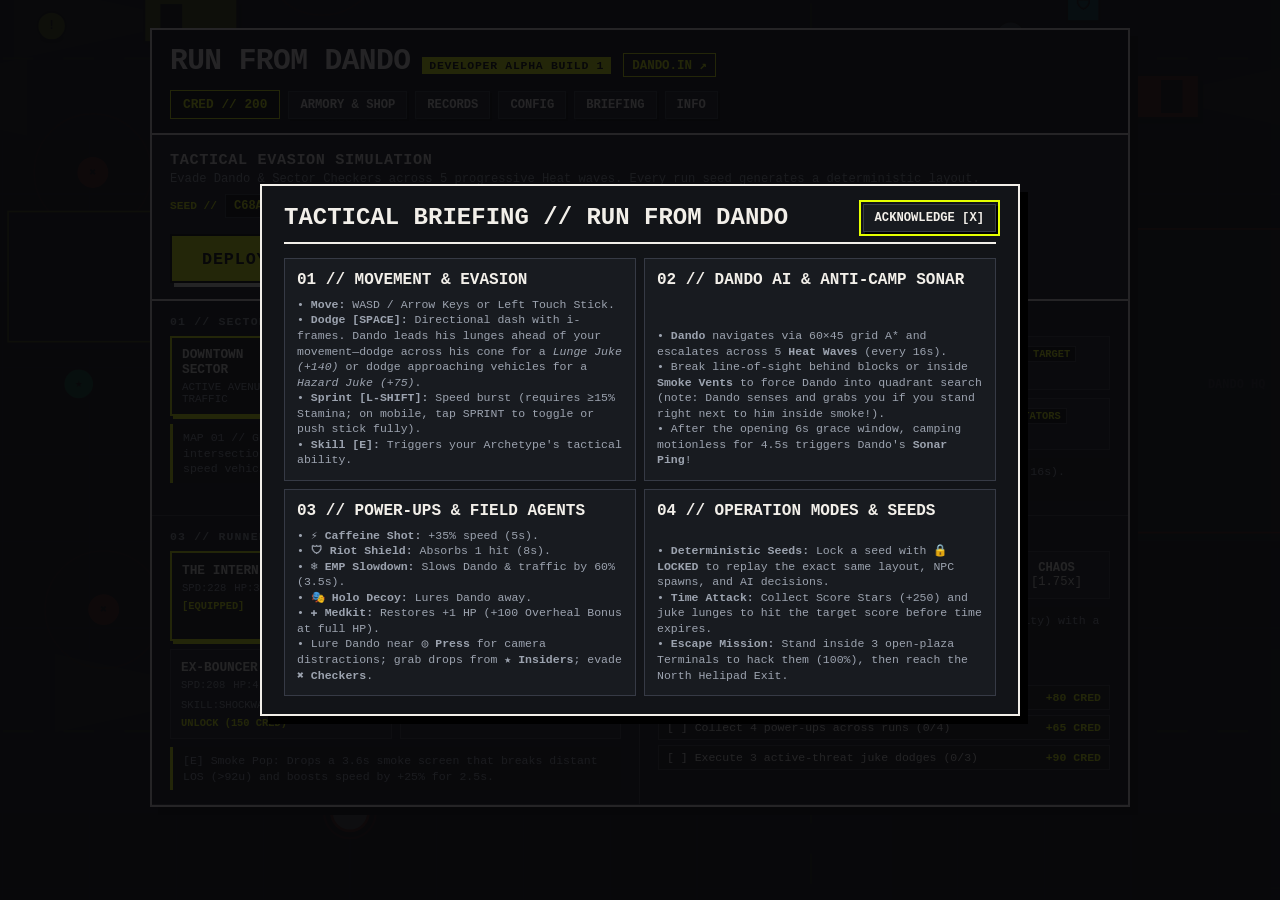
<file: modular/index.html>
<!DOCTYPE html>
<html lang="en">
<head>
  <meta charset="UTF-8" />
  <meta name="viewport" content="width=device-width, initial-scale=1.0, viewport-fit=cover" />
  <title>RUN FROM DANDO // DEVELOPER ALPHA BUILD 1</title>
  <link rel="stylesheet" href="css/styles.css" />
</head>
<body>
  <!-- Top-Down Arena Canvas -->
  <canvas id="game-canvas" aria-label="Run From Dando Game Arena"></canvas>

  <!-- ================= MAIN MENU SCREEN (NEO-BRUTALIST DECK) ================= -->
  <section id="screen-menu" class="screen-layer">
    <div class="menu-container">
      <header class="menu-header">
        <div class="brand-cluster">
          <h1 class="brand-title">RUN FROM DANDO</h1>
          <span class="build-tag">DEVELOPER ALPHA BUILD 1</span>
          <a href="https://dando.in" target="_blank" rel="noopener noreferrer" class="dando-domain-link">DANDO.IN ↗</a>
        </div>
        <div class="menu-top-bar">
          <div class="currency-pill" title="Saved locally in Cookies &amp; LocalStorage">
            CRED // <span id="menu-currency-val">200</span>
          </div>
          <button type="button" id="btn-open-shop" class="nav-btn">ARMORY &amp; SHOP</button>
          <button type="button" id="btn-open-stats" class="nav-btn">RECORDS</button>
          <button type="button" id="btn-open-settings" class="nav-btn">CONFIG</button>
          <button type="button" id="btn-open-tutorial" class="nav-btn">BRIEFING</button>
          <button type="button" id="btn-open-credits" class="nav-btn">INFO</button>
        </div>
      </header>

      <!-- Launch Deck + Seed Selector -->
      <div class="hero-launch-bar">
        <div class="hero-copy">
          <h2>TACTICAL EVASION SIMULATION</h2>
          <p>Evade Dando &amp; Sector Checkers across 5 progressive Heat waves. Every run seed generates a deterministic layout.</p>
          <div style="display:flex;align-items:center;gap:8px;margin-top:8px;flex-wrap:wrap;">
            <label for="input-run-seed" style="font-size:0.7rem;font-weight:800;color:var(--accent-acid);">SEED //</label>
            <input type="text" id="input-run-seed" value="" maxlength="14" aria-label="Arena Seed" style="background:#000;color:var(--accent-acid);border:1.5px solid var(--border-dim);padding:4px 8px;font-size:0.75rem;font-weight:800;width:118px;text-transform:uppercase;" />
            <button type="button" id="btn-lock-seed" class="nav-btn" style="padding:4px 9px;font-size:0.68rem;">🔓 AUTO</button>
            <button type="button" id="btn-random-seed" class="nav-btn" style="padding:4px 9px;font-size:0.68rem;">NEW SEED ↻</button>
          </div>
        </div>
        <button type="button" id="btn-play-run" class="play-cta-btn">DEPLOY RUN ▶</button>
      </div>

      <!-- Row 1: Sector Map & Game Mode -->
      <div class="menu-grid-layout">
        <div class="panel-section">
          <div class="section-heading">01 // SECTOR MAP</div>
          <div id="selector-maps" class="cards-grid-3"></div>
          <div id="map-spec-readout" class="spec-readout"></div>
        </div>

        <div class="panel-section">
          <div class="section-heading">02 // OPERATION MODE</div>
          <div id="selector-modes" class="cards-grid-2"></div>
          <div id="mode-spec-readout" class="spec-readout"></div>
        </div>
      </div>

      <!-- Row 2: Archetype & Threat Tier + Directives -->
      <div class="menu-grid-layout">
        <div class="panel-section">
          <div class="section-heading">03 // RUNNER ARCHETYPE</div>
          <div id="selector-characters" class="cards-grid-2"></div>
          <div id="char-spec-readout" class="spec-readout"></div>
        </div>

        <div class="panel-section">
          <div class="section-heading">04 // THREAT TIER</div>
          <div id="selector-difficulties" class="pills-row"></div>
          <div id="difficulty-desc-text" class="spec-readout"></div>

          <div id="daily-directives-summary" class="section-heading" style="margin-top:6px;">05 // DAILY DIRECTIVES</div>
          <div id="daily-challenges-list" class="dc-list"></div>
        </div>
      </div>
    </div>
  </section>

  <!-- ================= IN-GAME HUD SCREEN ================= -->
  <section id="screen-hud" class="screen-layer hidden">
    <div class="hud-top-bar">
      <!-- Left: Timer, Score, Integrity, Seed -->
      <div class="hud-cluster">
        <div class="hud-metrics-row">
          <div>
            <div class="hud-metric-label">SURVIVAL</div>
            <div id="hud-time-val" class="hud-metric-val">00:00</div>
          </div>
          <div>
            <div class="hud-metric-label">SCORE</div>
            <div id="hud-score-val" class="hud-metric-val">0</div>
          </div>
        </div>
        <div id="hud-health-hearts" class="hearts-row" aria-label="Player Integrity"></div>
        <div id="hud-seed-val" style="font-size:0.6rem;color:var(--ink-muted);letter-spacing:0.06em;">SEED // ----</div>
      </div>

      <!-- Center: Dando Proximity, Progressive Heat Bar & Mode Objective -->
      <div class="hud-center-column">
        <div class="pressure-box">
          <div class="pressure-header">
            <span>DANDO PROXIMITY</span>
            <span id="hud-pressure-text">CLEAR</span>
          </div>
          <div class="bar-track">
            <div id="hud-pressure-fill" class="bar-fill"></div>
          </div>
          <div class="pressure-header" style="margin-top:6px;">
            <span id="hud-heat-text">HEAT 01 // RECON</span>
            <span>ESCALATION</span>
          </div>
          <div class="bar-track">
            <div id="hud-heat-fill" class="bar-fill" style="background:#ff3300;width:0%;"></div>
          </div>
        </div>
        <div id="hud-objective-text" class="objective-banner">SURVIVE AS LONG AS POSSIBLE</div>
        <div id="hud-countdown-banner" class="countdown-banner hidden">DEPLOYING IN 3...</div>
      </div>

      <!-- Right: Pause Trigger -->
      <div style="pointer-events:auto;">
        <button type="button" id="btn-hud-pause" class="nav-btn" style="padding:9px 14px;">PAUSE [ESC]</button>
      </div>
    </div>

    <div class="hud-bottom-bar">
      <!-- Bottom Left: Stamina, Dodge, Skill Cooldowns -->
      <div class="ability-bars-box">
        <div class="meter-row">
          <span id="hud-stamina-label">STAMINA [L-SHIFT]</span>
          <div class="bar-track" title="Requires 15% minimum stamina to engage sprint">
            <div class="stamina-threshold-tick"></div>
            <div id="hud-stamina-fill" class="bar-fill" style="background:#e5ff00;"></div>
          </div>
        </div>
        <div class="meter-row">
          <span id="hud-dodge-label">DODGE [SPACE] READY</span>
          <div class="bar-track"><div id="hud-dodge-fill" class="bar-fill" style="background:#00ff88;"></div></div>
        </div>
        <div class="meter-row">
          <span id="hud-ability-label">SKILL [E] READY</span>
          <div class="bar-track"><div id="hud-ability-fill" class="bar-fill" style="background:#00e5ff;"></div></div>
        </div>
      </div>

      <!-- Bottom Right: Active Power-Ups -->
      <div id="hud-active-powerups" class="active-powerups-row"></div>
    </div>

    <!-- Mobile Multitouch Controls with Cooldown Progress Fills -->
    <div class="mobile-touch-layer">
      <div id="touch-joystick-zone" class="joystick-zone" aria-label="Virtual Movement Joystick">
        <div id="touch-joystick-knob" class="joystick-knob"></div>
      </div>
      <div class="touch-actions-cluster">
        <button type="button" id="btn-touch-sprint" class="touch-btn" aria-pressed="false">
          <div id="touch-sprint-fill" class="touch-btn-fill"></div>
          <span id="touch-sprint-text">SPRINT</span>
        </button>
        <button type="button" id="btn-touch-ability" class="touch-btn">
          <div id="touch-ability-fill" class="touch-btn-fill"></div>
          <span id="touch-ability-text">SKILL</span>
        </button>
        <button type="button" id="btn-touch-dodge" class="touch-btn dodge">
          <div id="touch-dodge-fill" class="touch-btn-fill"></div>
          <span id="touch-dodge-text">DODGE</span>
        </button>
      </div>
    </div>
  </section>

  <!-- ================= PAUSE OVERLAY SCREEN ================= -->
  <section id="screen-pause" class="screen-layer center-overlay hidden">
    <div class="dialog-box">
      <h2 class="results-header">SIMULATION PAUSED</h2>
      <button type="button" id="btn-pause-resume" class="play-cta-btn" style="width:100%;">RESUME RUN ▶</button>
      <button type="button" id="btn-pause-restart" class="nav-btn" style="padding:11px;">RESTART SECTOR (SAME SEED)</button>
      <button type="button" id="btn-pause-tutorial" class="nav-btn" style="padding:11px;">TACTICAL BRIEFING</button>
      <button type="button" id="btn-pause-settings" class="nav-btn" style="padding:11px;">AUDIO &amp; KEYBINDS</button>
      <button type="button" id="btn-pause-menu" class="nav-btn" style="padding:11px;border-color:var(--accent-signal);color:var(--accent-signal);">ABORT TO MAIN DECK</button>
      <div id="pause-abort-confirm" class="hidden" style="display:flex;align-items:center;justify-content:space-between;gap:8px;padding:8px 10px;background:var(--bg-cell);border:1.5px solid var(--accent-signal);">
        <span style="font-size:0.74rem;color:var(--ink-light);">CONFIRM ABORT RUN?</span>
        <div style="display:flex;gap:6px;">
          <button type="button" id="btn-confirm-abort-yes" class="nav-btn" style="background:var(--accent-signal);color:#fff;border-color:var(--accent-signal);">YES, ABORT</button>
          <button type="button" id="btn-confirm-abort-no" class="nav-btn">CANCEL</button>
        </div>
      </div>
    </div>
  </section>

  <!-- ================= RESULTS SCREEN ================= -->
  <section id="screen-results" class="screen-layer center-overlay hidden">
    <div class="dialog-box">
      <h2 id="results-title" class="results-header">CAPTURED BY DANDO</h2>
      <p id="results-subtitle" style="text-align:center;color:var(--ink-muted);font-size:0.8rem;"></p>

      <div id="results-badges" class="res-badges-wrap"></div>

      <div class="results-grid">
        <div class="res-row"><span>FINAL SCORE</span><strong id="res-final-score" style="color:var(--accent-acid);">0</strong></div>
        <div class="res-row"><span>SURVIVAL TIME</span><strong id="res-survival-time">00:00</strong></div>
        <div class="res-row"><span>DISTANCE</span><strong id="res-distance">0 u</strong></div>
        <div class="res-row"><span>PICKUPS</span><strong id="res-pickups">0</strong></div>
        <div class="res-row"><span>OBJECTIVES</span><strong id="res-objectives">0</strong></div>
        <div class="res-row"><span>JUKE &amp; HEAT BONUS</span><strong id="res-skill-bonus">+0 pts</strong></div>
        <div class="res-row"><span>MULTIPLIER</span><strong id="res-multiplier">1.0x</strong></div>
        <div class="res-row"><span>CRED EARNED</span><strong id="res-currency-earned" style="color:var(--accent-acid);">+0 CRED</strong></div>
      </div>

      <div style="display:flex;gap:8px;flex-wrap:wrap;margin-top:6px;">
        <button type="button" id="btn-results-retry" class="play-cta-btn" style="flex:1;">DEPLOY AGAIN ▶</button>
        <button type="button" id="btn-results-replay-seed" class="nav-btn" style="padding:12px 14px;" title="Replay this exact arena seed">REPLAY SEED ↺</button>
        <button type="button" id="btn-results-shop" class="nav-btn" style="padding:12px 14px;">ARMORY</button>
        <button type="button" id="btn-results-menu" class="nav-btn" style="padding:12px 14px;">MAIN DECK</button>
      </div>
    </div>
  </section>

  <!-- ================= MODAL: ARMORY & COSMETICS SHOP ================= -->
  <div id="modal-shop" class="modal-overlay hidden" role="dialog" aria-modal="true" aria-labelledby="modal-shop-title">
    <div class="modal-card">
      <div class="modal-header">
        <div>
          <h2 id="modal-shop-title">ARMORY // ARCHETYPES, RIGS &amp; PERKS</h2>
          <p style="font-size:0.72rem;color:var(--ink-muted);">All unlocks persist locally in browser Cookies &amp; LocalStorage.</p>
        </div>
        <div style="display:flex;align-items:center;gap:10px;">
          <span class="currency-pill">CRED // <span id="shop-balance-val">0</span></span>
          <button type="button" class="nav-btn" data-close-modal>CLOSE [X]</button>
        </div>
      </div>
      <div id="shop-items-grid" class="shop-grid"></div>
    </div>
  </div>

  <!-- ================= MODAL: STATISTICS & ACHIEVEMENTS ================= -->
  <div id="modal-stats" class="modal-overlay hidden" role="dialog" aria-modal="true" aria-labelledby="modal-stats-title">
    <div class="modal-card">
      <div class="modal-header">
        <h2 id="modal-stats-title">CAREER TELEMETRY &amp; HONORS</h2>
        <button type="button" class="nav-btn" data-close-modal>CLOSE [X]</button>
      </div>
      <div class="section-heading">LIFETIME RECORD</div>
      <div id="stats-summary-grid" class="stats-grid"></div>
      <div class="section-heading" style="margin-top:6px;">SERVICE HONORS</div>
      <div id="achievements-list-grid" class="ach-grid"></div>
    </div>
  </div>

  <!-- ================= MODAL: SETTINGS & ACCESSIBILITY ================= -->
  <div id="modal-settings" class="modal-overlay hidden" role="dialog" aria-modal="true" aria-labelledby="modal-settings-title">
    <div class="modal-card">
      <div class="modal-header">
        <h2 id="modal-settings-title">SYSTEM CONFIGURATION</h2>
        <button type="button" class="nav-btn" data-close-modal>CLOSE [X]</button>
      </div>

      <div class="section-heading">AUDIO SYNTHESIS MIXER</div>
      <div class="settings-group">
        <label class="setting-row">
          <span>MASTER GAIN (<span id="slider-master-vol-val">80%</span>)</span>
          <input type="range" id="slider-master-vol" min="0" max="100" value="80" />
        </label>
        <label class="setting-row">
          <span>PULSE MUSIC GAIN (<span id="slider-music-vol-val">55%</span>)</span>
          <input type="range" id="slider-music-vol" min="0" max="100" value="55" />
        </label>
        <label class="setting-row">
          <span>SFX GAIN (<span id="slider-sfx-vol-val">85%</span>)</span>
          <input type="range" id="slider-sfx-vol" min="0" max="100" value="85" />
        </label>
      </div>

      <div class="section-heading">ACCESSIBILITY &amp; READABILITY</div>
      <div class="settings-group">
        <label class="setting-row">
          <span>UI TEXT &amp; PANEL SCALE (<span id="slider-ui-scale-val">100%</span>)</span>
          <input type="range" id="slider-ui-scale" min="85" max="115" step="5" value="100" />
        </label>
        <label class="setting-row">
          <span>REDUCED MOTION (Disables camera shake, hit-stop, strobes &amp; heavy particles)</span>
          <input type="checkbox" id="toggle-reduced-motion" />
        </label>
        <label class="setting-row">
          <span>HIGH-CONTRAST MODE (Stark monochrome borders on all geometry)</span>
          <input type="checkbox" id="toggle-high-contrast" />
        </label>
        <label class="setting-row">
          <span>COLORBLIND TELEMETRY LABELS (Symbolic gate, hazard &amp; role tags)</span>
          <input type="checkbox" id="toggle-colorblind" />
        </label>
        <label class="setting-row">
          <span>SHOW HUD MINIMAP</span>
          <input type="checkbox" id="toggle-minimap" checked />
        </label>
      </div>

      <div class="section-heading">KEYBIND REMAPPING (ESC TO CANCEL · AUTO-SWAPS CONFLICTS)</div>
      <div id="keybinds-remap-list" class="kb-grid"></div>

      <div class="section-heading" style="color:var(--accent-signal);">STORAGE MANAGEMENT (COOKIES + LOCALSTORAGE)</div>
      <div style="display:flex;align-items:center;gap:12px;flex-wrap:wrap;">
        <button type="button" id="btn-reset-save" class="nav-btn" style="border-color:var(--accent-signal);color:var(--accent-signal);">WIPE SAVED PROFILE</button>
        <div id="reset-confirm-box" class="hidden" style="display:flex;align-items:center;gap:8px;">
          <span style="font-size:0.75rem;color:var(--accent-acid);">CONFIRM WIPE?</span>
          <button type="button" id="btn-confirm-reset-yes" class="nav-btn" style="background:var(--accent-signal);color:#fff;">YES, WIPE</button>
          <button type="button" id="btn-confirm-reset-no" class="nav-btn">CANCEL</button>
        </div>
      </div>
    </div>
  </div>

  <!-- ================= MODAL: BRIEFING / HOW TO PLAY ================= -->
  <div id="modal-tutorial" class="modal-overlay hidden" role="dialog" aria-modal="true" aria-labelledby="modal-tutorial-title">
    <div class="modal-card">
      <div class="modal-header">
        <h2 id="modal-tutorial-title">TACTICAL BRIEFING // RUN FROM DANDO</h2>
        <button type="button" class="nav-btn" data-close-modal>ACKNOWLEDGE [X]</button>
      </div>
      <div class="cards-grid-2">
        <div class="shop-card">
          <strong>01 // MOVEMENT &amp; EVASION</strong>
          <p>• <strong>Move:</strong> WASD / Arrow Keys or Left Touch Stick.<br/>
             • <strong>Dodge <span id="tut-key-dodge">[SPACE]</span>:</strong> Directional dash with i-frames. Dando leads his lunges ahead of your movement—dodge across his cone for a <em>Lunge Juke (+140)</em> or dodge approaching vehicles for a <em>Hazard Juke (+75)</em>.<br/>
             • <strong>Sprint <span id="tut-key-sprint">[L-SHIFT]</span>:</strong> Speed burst (requires ≥15% Stamina; on mobile, tap SPRINT to toggle or push stick fully).<br/>
             • <strong>Skill <span id="tut-key-ability">[E]</span>:</strong> Triggers your Archetype's tactical ability.</p>
        </div>
        <div class="shop-card">
          <strong>02 // DANDO AI &amp; ANTI-CAMP SONAR</strong>
          <p>• <strong>Dando</strong> navigates via 60×45 grid A* and escalates across 5 <strong>Heat Waves</strong> (every 16s).<br/>
             • Break line-of-sight behind blocks or inside <strong>Smoke Vents</strong> to force Dando into quadrant search (note: Dando senses and grabs you if you stand right next to him inside smoke!).<br/>
             • After the opening 6s grace window, camping motionless for 4.5s triggers Dando's <strong>Sonar Ping</strong>!</p>
        </div>
        <div class="shop-card">
          <strong>03 // POWER-UPS &amp; FIELD AGENTS</strong>
          <p>• <strong>⚡ Caffeine Shot:</strong> +35% speed (5s).<br/>
             • <strong>🛡 Riot Shield:</strong> Absorbs 1 hit (8s).<br/>
             • <strong>❄ EMP Slowdown:</strong> Slows Dando &amp; traffic by 60% (3.5s).<br/>
             • <strong>🎭 Holo Decoy:</strong> Lures Dando away.<br/>
             • <strong>✚ Medkit:</strong> Restores +1 HP (+100 Overheal Bonus at full HP).<br/>
             • Lure Dando near <strong>◎ Press</strong> for camera distractions; grab drops from <strong>★ Insiders</strong>; evade <strong>✖ Checkers</strong>.</p>
        </div>
        <div class="shop-card">
          <strong>04 // OPERATION MODES &amp; SEEDS</strong>
          <p>• <strong>Deterministic Seeds:</strong> Lock a seed with <strong>🔒 LOCKED</strong> to replay the exact same layout, NPC spawns, and AI decisions.<br/>
             • <strong>Time Attack:</strong> Collect Score Stars (+250) and juke lunges to hit the target score before time expires.<br/>
             • <strong>Escape Mission:</strong> Stand inside 3 open-plaza Terminals to hack them (100%), then reach the North Helipad Exit.</p>
        </div>
      </div>
    </div>
  </div>

  <!-- ================= MODAL: CREDITS & BUILD INFO ================= -->
  <div id="modal-credits" class="modal-overlay hidden" role="dialog" aria-modal="true" aria-labelledby="modal-credits-title">
    <div class="modal-card">
      <div class="modal-header">
        <h2 id="modal-credits-title">BUILD TELEMETRY // DEVELOPER ALPHA BUILD 1</h2>
        <button type="button" class="nav-btn" data-close-modal>CLOSE [X]</button>
      </div>
      <p style="font-size:0.8rem;line-height:1.6;color:var(--ink-light);">
        <strong>RUN FROM DANDO — DEVELOPER ALPHA BUILD 1</strong><br/>
        Portal: <a href="https://dando.in" target="_blank" rel="noopener noreferrer" class="dando-domain-link">https://dando.in</a><br/><br/>
        • <strong>Architecture:</strong> Modular ES6 architecture (17 source files) compiled into a zero-dependency standalone HTML5 bundle with Neo-Brutalist CSS3, normalized-zoom 2.5D Top-Down Canvas Renderer, deterministic Seeded PRNG Engine, and Web Audio API Synthesizer.<br/>
        • <strong>Persistence:</strong> Dual local save engine syncing across Browser Cookies (<code>document.cookie</code>) and <code>localStorage</code>.<br/>
        • <strong>Developer Console:</strong> Type <code>/iamacheater</code> on your keyboard or in the browser DevTools console to unlock sandbox debug cheats (<code>[1]</code>–<code>[9]</code>, <code>[0]</code>). Cheated runs do not record leaderboard scores or honors.
      </p>
    </div>
  </div>

  <!-- Toast & Cheat Console Bars -->
  <div id="ui-toast" class="toast-banner hidden" role="status" aria-live="polite"></div>
  <div id="cheat-console-bar" class="cheat-bar hidden"></div>

  <script type="module" src="js/main.js"></script>
</body>
</html>
</file>
<file: modular/css/styles.css>
/* css/styles.css — Industrial Neo-Brutalist Design System (Sharp Geometry, Hard Offset Shadows, Zero AI-Slop Gradients/Glows) */

:root {
  --bg-void: #0a0b0d;
  --bg-concrete: #121418;
  --bg-cell: #181b20;
  --ink-light: #f2efe9;
  --ink-muted: #9ca3af;
  --accent-acid: #e5ff00;
  --accent-signal: #ff3300;
  --accent-mint: #00ff88;
  --accent-cyan: #00e5ff;
  --border-hard: #f2efe9;
  --border-dim: #363a45;
  --shadow-hard: 4px 4px 0px #000000;
  --ui-scale: 1;
}

* {
  box-sizing: border-box;
  margin: 0;
  padding: 0;
  border-radius: 0 !important;
  user-select: none;
  -webkit-user-select: none;
}

/* Allow text selection on inputs so iOS Safari typing works reliably */
input, textarea {
  user-select: text;
  -webkit-user-select: text;
}

html {
  width: 100%;
  height: 100%;
  font-size: calc(16px * var(--ui-scale, 1));
}

body {
  width: 100%;
  height: 100%;
  overflow: hidden;
  background-color: var(--bg-void);
  color: var(--ink-light);
  font-family: 'JetBrains Mono', 'Space Mono', 'SFMono-Regular', Consolas, 'Liberation Mono', Menlo, monospace;
  touch-action: manipulation;
}

body.high-contrast {
  --bg-concrete: #000000;
  --bg-cell: #090909;
  --border-dim: #ffffff;
  --ink-muted: #ffffff;
}

button, a, input {
  font-family: inherit;
}

button:focus-visible, a:focus-visible, input:focus-visible {
  outline: 2px solid var(--accent-acid);
  outline-offset: 2px;
}

#game-canvas {
  position: fixed;
  inset: 0;
  width: 100%;
  height: 100%;
  display: block;
  z-index: 1;
  touch-action: none;
}

.screen-layer {
  position: fixed;
  inset: 0;
  z-index: 10;
  display: flex;
  flex-direction: column;
  pointer-events: none;
}

.screen-layer > * {
  pointer-events: auto;
}

.hidden {
  display: none !important;
}

/* ================= MAIN MENU (CLEAN NEO-BRUTALIST DECK) ================= */
#screen-menu {
  overflow-y: auto;
  -webkit-overflow-scrolling: touch;
  touch-action: pan-y;
  padding: max(28px, env(safe-area-inset-top)) max(20px, env(safe-area-inset-right)) max(40px, env(safe-area-inset-bottom)) max(20px, env(safe-area-inset-left));
  background: rgba(10, 11, 13, 0.78);
  align-items: center;
  justify-content: flex-start;
}

.menu-container {
  width: 100%;
  max-width: 980px;
  background: var(--bg-concrete);
  border: 2px solid var(--border-hard);
  box-shadow: 8px 8px 0px #000000;
  display: flex;
  flex-direction: column;
}

.menu-header {
  display: flex;
  flex-wrap: wrap;
  justify-content: space-between;
  align-items: center;
  gap: 12px;
  padding: 14px 18px;
  border-bottom: 2px solid var(--border-hard);
  background: #0d0e12;
}

.brand-cluster {
  display: flex;
  align-items: baseline;
  gap: 12px;
  flex-wrap: wrap;
}

.brand-title {
  font-size: clamp(1.3rem, 2.4vw, 1.85rem);
  font-weight: 900;
  letter-spacing: -0.02em;
  text-transform: uppercase;
  color: var(--ink-light);
}

.build-tag {
  background: var(--accent-acid);
  color: #000000;
  font-size: 0.72rem;
  font-weight: 900;
  padding: 2px 7px;
  letter-spacing: 0.06em;
}

.dando-domain-link {
  color: var(--accent-acid);
  font-size: 0.78rem;
  font-weight: 800;
  text-decoration: none;
  border: 1px solid var(--accent-acid);
  padding: 3px 8px;
  transition: background 0.1s, color 0.1s;
}

.dando-domain-link:hover {
  background: var(--accent-acid);
  color: #000000;
}

.menu-top-bar {
  display: flex;
  align-items: center;
  gap: 8px;
  flex-wrap: wrap;
}

.currency-pill {
  background: #000000;
  border: 1.5px solid var(--accent-acid);
  color: var(--accent-acid);
  padding: 6px 12px;
  font-weight: 800;
  font-size: 0.8rem;
}

.nav-btn {
  background: var(--bg-cell);
  color: var(--ink-light);
  border: 1.5px solid var(--border-dim);
  padding: 6px 11px;
  font-weight: 700;
  font-size: 0.76rem;
  text-transform: uppercase;
  cursor: pointer;
  box-shadow: 2px 2px 0px #000000;
}

.nav-btn:hover {
  border-color: var(--ink-light);
  background: #242830;
}

.nav-btn.selected {
  border-color: var(--accent-acid);
  color: var(--accent-acid);
}

.nav-btn:active {
  transform: translate(1px, 1px);
  box-shadow: 1px 1px 0px #000000;
}

/* Primary Launch Row */
.hero-launch-bar {
  display: flex;
  flex-wrap: wrap;
  align-items: center;
  justify-content: space-between;
  gap: 16px;
  padding: 16px 18px;
  border-bottom: 2px solid var(--border-hard);
  background: var(--bg-cell);
}

.hero-copy h2 {
  font-size: 0.95rem;
  font-weight: 800;
  text-transform: uppercase;
  letter-spacing: 0.04em;
  color: var(--ink-light);
}

.hero-copy p {
  font-size: 0.76rem;
  color: var(--ink-muted);
  margin-top: 3px;
}

.play-cta-btn {
  background: var(--accent-acid);
  color: #000000;
  border: 2px solid #000000;
  padding: 12px 30px;
  font-size: 1.05rem;
  font-weight: 900;
  letter-spacing: 0.05em;
  text-transform: uppercase;
  cursor: pointer;
  box-shadow: 4px 4px 0px var(--ink-light);
  transition: transform 0.08s, box-shadow 0.08s;
}

.play-cta-btn:hover {
  background: #ffffff;
}

.play-cta-btn:active {
  transform: translate(2px, 2px);
  box-shadow: 2px 2px 0px var(--ink-light);
}

/* Clean 2-Column Brutalist Matrix */
.menu-grid-layout {
  display: grid;
  grid-template-columns: 1fr 1fr;
  border-bottom: 1px solid var(--border-dim);
}

.panel-section {
  padding: 14px 18px;
  border-right: 1px solid var(--border-dim);
  display: flex;
  flex-direction: column;
  gap: 8px;
}

.panel-section:last-child {
  border-right: none;
}

.section-heading {
  font-size: 0.72rem;
  text-transform: uppercase;
  letter-spacing: 0.1em;
  color: var(--ink-muted);
  font-weight: 800;
}

.cards-grid-3 {
  display: grid;
  grid-template-columns: repeat(3, 1fr);
  gap: 8px;
}

.cards-grid-2 {
  display: grid;
  grid-template-columns: repeat(2, 1fr);
  gap: 8px;
}

.select-card {
  background: var(--bg-cell);
  border: 1.5px solid var(--border-dim);
  padding: 9px 10px;
  text-align: left;
  color: var(--ink-light);
  cursor: pointer;
  display: flex;
  flex-direction: column;
  gap: 4px;
}

.select-card:hover {
  border-color: var(--ink-light);
}

.select-card.selected {
  border: 2px solid var(--accent-acid);
  background: #0d0f12;
  box-shadow: 3px 3px 0px var(--accent-acid);
}

.card-top {
  display: flex;
  justify-content: space-between;
  align-items: center;
  gap: 6px;
}

.card-title {
  font-weight: 800;
  font-size: 0.8rem;
  text-transform: uppercase;
}

.card-badge {
  font-size: 0.65rem;
  font-weight: 800;
  padding: 1px 5px;
  background: #000000;
  border: 1px solid var(--border-dim);
  color: var(--accent-acid);
}

.card-sub {
  font-size: 0.68rem;
  color: var(--ink-muted);
}

.card-record {
  font-size: 0.68rem;
  color: var(--accent-mint);
}

.spec-readout {
  font-size: 0.72rem;
  color: var(--ink-muted);
  background: #0d0e12;
  border-left: 3px solid var(--accent-acid);
  padding: 6px 10px;
  line-height: 1.35;
}

.char-stats {
  display: flex;
  gap: 8px;
  font-size: 0.66rem;
  color: var(--ink-muted);
  flex-wrap: wrap;
}

.card-action-row {
  margin-top: 2px;
  display: flex;
  justify-content: flex-end;
}

.status-pill {
  font-size: 0.65rem;
  font-weight: 800;
  color: var(--accent-acid);
}

.unlock-inline-btn {
  background: var(--accent-acid);
  color: #000000;
  border: none;
  padding: 3px 8px;
  font-size: 0.68rem;
  font-weight: 900;
  cursor: pointer;
}

.pills-row {
  display: grid;
  grid-template-columns: repeat(4, 1fr);
  gap: 8px;
}

.pill-btn {
  background: var(--bg-cell);
  color: var(--ink-light);
  border: 1.5px solid var(--border-dim);
  padding: 8px 6px;
  cursor: pointer;
  font-size: 0.76rem;
  text-align: center;
}

.pill-btn.selected {
  border: 2px solid var(--accent-acid);
  background: #0d0f12;
  color: var(--accent-acid);
  box-shadow: 3px 3px 0px var(--accent-acid);
}

.dc-list {
  display: flex;
  flex-direction: column;
  gap: 5px;
}

.dc-item {
  display: flex;
  justify-content: space-between;
  font-size: 0.72rem;
  padding: 5px 8px;
  background: #0d0e12;
  border: 1px solid var(--border-dim);
}

.dc-item.done {
  color: var(--accent-mint);
  border-color: var(--accent-mint);
}

.dc-reward {
  color: var(--accent-acid);
  font-weight: 800;
}

/* ================= IN-GAME HUD (COMPACT BRUTALIST TELEMETRY) ================= */
#screen-hud {
  justify-content: space-between;
  padding: max(12px, env(safe-area-inset-top)) max(16px, env(safe-area-inset-right)) max(12px, env(safe-area-inset-bottom)) max(16px, env(safe-area-inset-left));
  pointer-events: none;
}

.hud-top-bar {
  display: grid;
  grid-template-columns: auto 1fr auto;
  align-items: start;
  gap: 14px;
  width: 100%;
}

.hud-cluster {
  background: #0c0d10;
  border: 2px solid var(--border-hard);
  box-shadow: var(--shadow-hard);
  padding: 8px 14px;
  display: flex;
  flex-direction: column;
  gap: 6px;
  pointer-events: auto;
}

.hud-metrics-row {
  display: flex;
  gap: 18px;
  align-items: center;
}

.hud-metric-label {
  font-size: 0.62rem;
  color: var(--ink-muted);
  text-transform: uppercase;
  letter-spacing: 0.08em;
}

.hud-metric-val {
  font-size: 1.2rem;
  font-weight: 900;
  color: var(--accent-acid);
}

.hearts-row {
  display: flex;
  align-items: center;
  gap: 6px;
  font-size: 0.95rem;
}

.hp-num-label {
  font-size: 0.68rem;
  font-weight: 800;
  color: var(--ink-light);
  margin-right: 4px;
}

.heart.full {
  color: var(--accent-signal);
}

.heart.empty {
  color: #363a45;
}

.shield-badge {
  font-size: 0.66rem;
  background: var(--accent-cyan);
  color: #000000;
  padding: 1px 6px;
  font-weight: 900;
}

.hud-center-column {
  display: flex;
  flex-direction: column;
  align-items: center;
  gap: 6px;
}

.pressure-box {
  background: #0c0d10;
  border: 2px solid var(--border-hard);
  box-shadow: var(--shadow-hard);
  padding: 6px 14px;
  min-width: 280px;
}

.pressure-header {
  display: flex;
  justify-content: space-between;
  gap: 14px;
  font-size: 0.68rem;
  font-weight: 800;
  text-transform: uppercase;
  margin-bottom: 4px;
}

.bar-track {
  width: 100%;
  height: 6px;
  background: #262930;
  overflow: hidden;
  position: relative;
}

.bar-fill {
  height: 100%;
  width: 50%;
  background: var(--accent-acid);
  transition: width 0.08s linear;
}

.stamina-threshold-tick {
  position: absolute;
  left: 15%;
  top: 0;
  bottom: 0;
  width: 2px;
  background: var(--ink-light);
  z-index: 2;
}

.objective-banner {
  background: #0c0d10;
  border: 1.5px solid var(--accent-acid);
  color: var(--accent-acid);
  padding: 4px 12px;
  font-size: 0.72rem;
  font-weight: 800;
  letter-spacing: 0.04em;
}

.countdown-banner {
  margin-top: 8px;
  background: var(--accent-acid);
  color: #000000;
  border: 2px solid #000000;
  box-shadow: var(--shadow-hard);
  padding: 8px 22px;
  font-size: 1.35rem;
  font-weight: 900;
}

.hud-bottom-bar {
  display: flex;
  justify-content: space-between;
  align-items: flex-end;
  width: 100%;
  gap: 12px;
}

.ability-bars-box {
  background: #0c0d10;
  border: 2px solid var(--border-hard);
  box-shadow: var(--shadow-hard);
  padding: 8px 12px;
  width: 240px;
  display: flex;
  flex-direction: column;
  gap: 6px;
}

.meter-row {
  display: flex;
  flex-direction: column;
  gap: 2px;
  font-size: 0.66rem;
  font-weight: 700;
}

.active-powerups-row {
  display: flex;
  gap: 8px;
  flex-wrap: wrap;
}

.pu-chip {
  background: #0c0d10;
  border: 2px solid var(--accent-acid);
  box-shadow: var(--shadow-hard);
  padding: 5px 10px;
  font-size: 0.74rem;
  display: flex;
  gap: 8px;
  align-items: center;
}

/* Mobile Touch Layer */
.mobile-touch-layer {
  display: none;
  position: fixed;
  left: 0;
  right: 0;
  bottom: max(14px, env(safe-area-inset-bottom));
  padding: 0 max(18px, env(safe-area-inset-right)) 0 max(18px, env(safe-area-inset-left));
  justify-content: space-between;
  align-items: flex-end;
  pointer-events: none;
  z-index: 15;
}

@media (hover: none) and (pointer: coarse), (max-width: 820px) {
  .mobile-touch-layer {
    display: flex;
  }
  .ability-bars-box {
    display: none;
  }
  .active-powerups-row {
    position: fixed;
    bottom: 98px;
    right: 18px;
  }
}

.joystick-zone {
  width: 120px;
  height: 120px;
  background: rgba(12, 13, 16, 0.75);
  border: 2px solid var(--border-hard);
  position: relative;
  pointer-events: auto;
  touch-action: none;
}

.joystick-knob {
  width: 44px;
  height: 44px;
  background: var(--accent-acid);
  border: 2px solid #000000;
  position: absolute;
  top: 50%;
  left: 50%;
  transform: translate(-50%, -50%);
}

.touch-actions-cluster {
  display: flex;
  gap: 8px;
  align-items: flex-end;
  pointer-events: auto;
}

.touch-btn {
  width: 64px;
  height: 64px;
  border: 2px solid var(--border-hard);
  background: #0c0d10;
  color: var(--ink-light);
  font-weight: 900;
  font-size: 0.72rem;
  cursor: pointer;
  touch-action: none;
  box-shadow: var(--shadow-hard);
  position: relative;
  overflow: hidden;
  display: flex;
  align-items: center;
  justify-content: center;
}

.touch-btn-fill {
  position: absolute;
  left: 0;
  right: 0;
  bottom: 0;
  height: 100%;
  background: rgba(0, 229, 255, 0.25);
  pointer-events: none;
  transition: height 0.08s linear;
}

.touch-btn span {
  position: relative;
  z-index: 2;
}

.touch-btn.dodge {
  width: 74px;
  height: 74px;
  border-color: var(--accent-acid);
  background: var(--accent-acid);
  color: #000000;
}

.touch-btn.dodge .touch-btn-fill {
  background: rgba(255, 255, 255, 0.35);
}

.touch-btn.active-touch {
  background: var(--ink-light);
  color: #000000;
}

/* ================= PAUSE & RESULTS OVERLAYS ================= */
.center-overlay {
  justify-content: center;
  align-items: center;
  background: rgba(10, 11, 13, 0.86);
  padding: 20px;
  overflow-y: auto;
  touch-action: pan-y;
}

.dialog-box {
  background: var(--bg-concrete);
  border: 2px solid var(--border-hard);
  box-shadow: 8px 8px 0px #000000;
  padding: 22px 26px;
  width: 100%;
  max-width: 520px;
  display: flex;
  flex-direction: column;
  gap: 12px;
}

.results-header {
  font-size: 1.4rem;
  font-weight: 900;
  text-align: center;
  text-transform: uppercase;
  padding-bottom: 6px;
  border-bottom: 2px solid var(--border-dim);
}

.results-header.victory {
  color: var(--accent-mint);
}

.results-header.captured {
  color: var(--accent-signal);
}

.results-grid {
  display: grid;
  grid-template-columns: 1fr 1fr;
  gap: 8px;
}

.res-row {
  background: var(--bg-cell);
  border: 1px solid var(--border-dim);
  padding: 8px 10px;
  display: flex;
  justify-content: space-between;
  font-size: 0.78rem;
}

.res-badges-wrap {
  display: flex;
  flex-direction: column;
  gap: 5px;
}

.res-badge {
  padding: 5px 10px;
  font-size: 0.74rem;
  font-weight: 800;
  text-align: center;
  border: 1px solid var(--border-hard);
}

.res-badge.gold { background: var(--accent-acid); color: #000000; }
.res-badge.cyan { background: var(--accent-cyan); color: #000000; }
.res-badge.magenta { background: var(--accent-signal); color: #ffffff; }
.res-badge.green { background: var(--accent-mint); color: #000000; }

/* ================= MODALS ================= */
.modal-overlay {
  position: fixed;
  inset: 0;
  z-index: 30;
  background: rgba(8, 9, 11, 0.88);
  display: flex;
  justify-content: center;
  align-items: center;
  padding: 18px;
}

.modal-card {
  background: var(--bg-concrete);
  border: 2px solid var(--border-hard);
  box-shadow: 8px 8px 0px #000000;
  width: 100%;
  max-width: 760px;
  max-height: 88vh;
  overflow-y: auto;
  -webkit-overflow-scrolling: touch;
  touch-action: pan-y;
  padding: 18px 22px;
  display: flex;
  flex-direction: column;
  gap: 14px;
}

.modal-header {
  display: flex;
  justify-content: space-between;
  align-items: center;
  border-bottom: 2px solid var(--border-hard);
  padding-bottom: 10px;
}

.shop-grid {
  display: grid;
  grid-template-columns: repeat(auto-fill, minmax(210px, 1fr));
  gap: 10px;
}

.shop-card {
  background: var(--bg-cell);
  border: 1.5px solid var(--border-dim);
  padding: 12px;
  display: flex;
  flex-direction: column;
  justify-content: space-between;
  gap: 8px;
}

.shop-card.owned {
  border-color: var(--accent-acid);
}

.shop-card-head {
  display: flex;
  justify-content: space-between;
  align-items: center;
  font-size: 0.8rem;
}

.shop-tag {
  font-size: 0.62rem;
  padding: 2px 5px;
  background: #000000;
  border: 1px solid var(--border-dim);
  color: var(--ink-muted);
}

.shop-card p {
  font-size: 0.72rem;
  color: var(--ink-muted);
  line-height: 1.35;
}

.shop-action-btn {
  background: var(--ink-light);
  color: #000000;
  border: none;
  padding: 7px 10px;
  font-weight: 900;
  font-size: 0.74rem;
  cursor: pointer;
}

.shop-action-btn:hover:not(:disabled) {
  background: var(--accent-acid);
}

.shop-action-btn:disabled {
  background: #0d0e12;
  color: var(--accent-acid);
  border: 1px solid var(--accent-acid);
  cursor: default;
}

.stats-grid {
  display: grid;
  grid-template-columns: repeat(auto-fit, minmax(145px, 1fr));
  gap: 8px;
}

.stat-box {
  background: var(--bg-cell);
  border: 1px solid var(--border-dim);
  padding: 10px 12px;
  display: flex;
  flex-direction: column;
  gap: 4px;
}

.stat-box span {
  font-size: 0.68rem;
  color: var(--ink-muted);
}

.stat-box strong {
  font-size: 1.1rem;
  color: var(--accent-acid);
}

.ach-grid {
  display: flex;
  flex-direction: column;
  gap: 6px;
}

.ach-card {
  background: var(--bg-cell);
  border: 1px solid var(--border-dim);
  padding: 9px 12px;
  display: flex;
  justify-content: space-between;
  align-items: center;
}

.ach-card.unlocked {
  border-color: var(--accent-acid);
}

.ach-card p {
  font-size: 0.72rem;
  color: var(--ink-muted);
}

.settings-group {
  display: flex;
  flex-direction: column;
  gap: 6px;
}

.setting-row {
  display: flex;
  justify-content: space-between;
  align-items: center;
  background: var(--bg-cell);
  border: 1px solid var(--border-dim);
  padding: 8px 12px;
  font-size: 0.78rem;
}

.kb-grid {
  display: grid;
  grid-template-columns: 1fr 1fr;
  gap: 6px;
}

.kb-row {
  display: flex;
  justify-content: space-between;
  align-items: center;
  background: var(--bg-cell);
  border: 1px solid var(--border-dim);
  padding: 6px 10px;
  font-size: 0.75rem;
}

.kb-btn {
  background: #000000;
  border: 1px solid var(--ink-light);
  color: var(--accent-acid);
  padding: 3px 9px;
  font-size: 0.72rem;
  cursor: pointer;
}

.kb-btn.listening {
  background: var(--accent-acid);
  color: #000000;
}

.toast-banner {
  position: fixed;
  bottom: 34px;
  left: 50%;
  transform: translateX(-50%);
  z-index: 50;
  background: #000000;
  border: 2px solid var(--accent-acid);
  box-shadow: var(--shadow-hard);
  color: var(--accent-acid);
  padding: 8px 18px;
  font-weight: 800;
  font-size: 0.8rem;
  pointer-events: none;
}

.cheat-bar {
  position: fixed;
  bottom: 0;
  left: 0;
  right: 0;
  z-index: 45;
  background: #000000;
  border-top: 2px solid var(--accent-signal);
  color: var(--accent-acid);
  font-size: 0.68rem;
  font-weight: 800;
  padding: 5px 12px;
  text-align: center;
  pointer-events: auto;
}

.cheat-chip-btn {
  background: #181b20;
  color: var(--accent-acid);
  border: 1px solid var(--accent-acid);
  padding: 2px 6px;
  font-size: 0.65rem;
  font-weight: 800;
  cursor: pointer;
  margin: 0 2px;
}

.cheat-chip-btn:hover {
  background: var(--accent-acid);
  color: #000000;
}

@media (max-width: 820px) {
  .menu-grid-layout {
    grid-template-columns: 1fr;
  }
  .panel-section {
    border-right: none;
    border-bottom: 1px solid var(--border-dim);
  }
  .cards-grid-3 {
    grid-template-columns: 1fr;
  }
  .kb-grid {
    grid-template-columns: 1fr;
  }
  .hud-top-bar {
    grid-template-columns: 1fr auto;
  }
  .hud-center-column {
    grid-column: 1 / -1;
    order: 3;
  }
}
</file>
